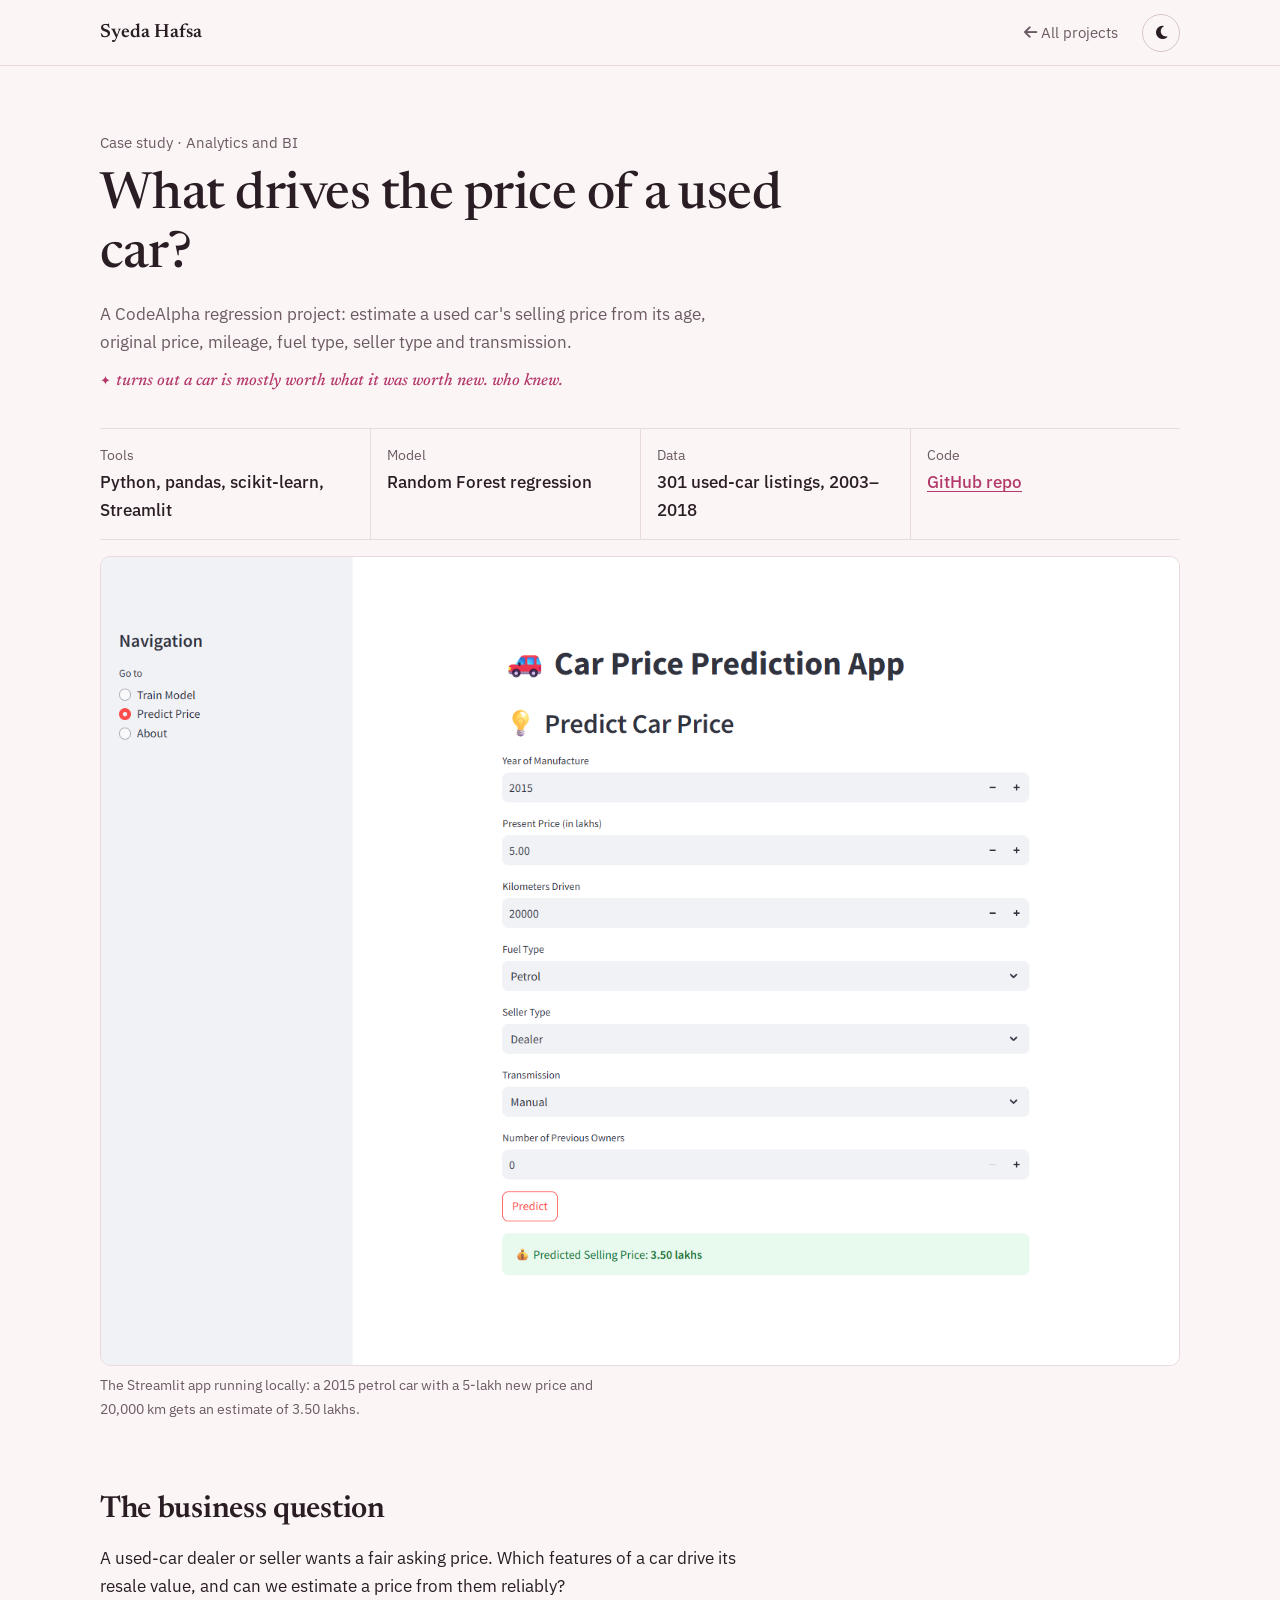
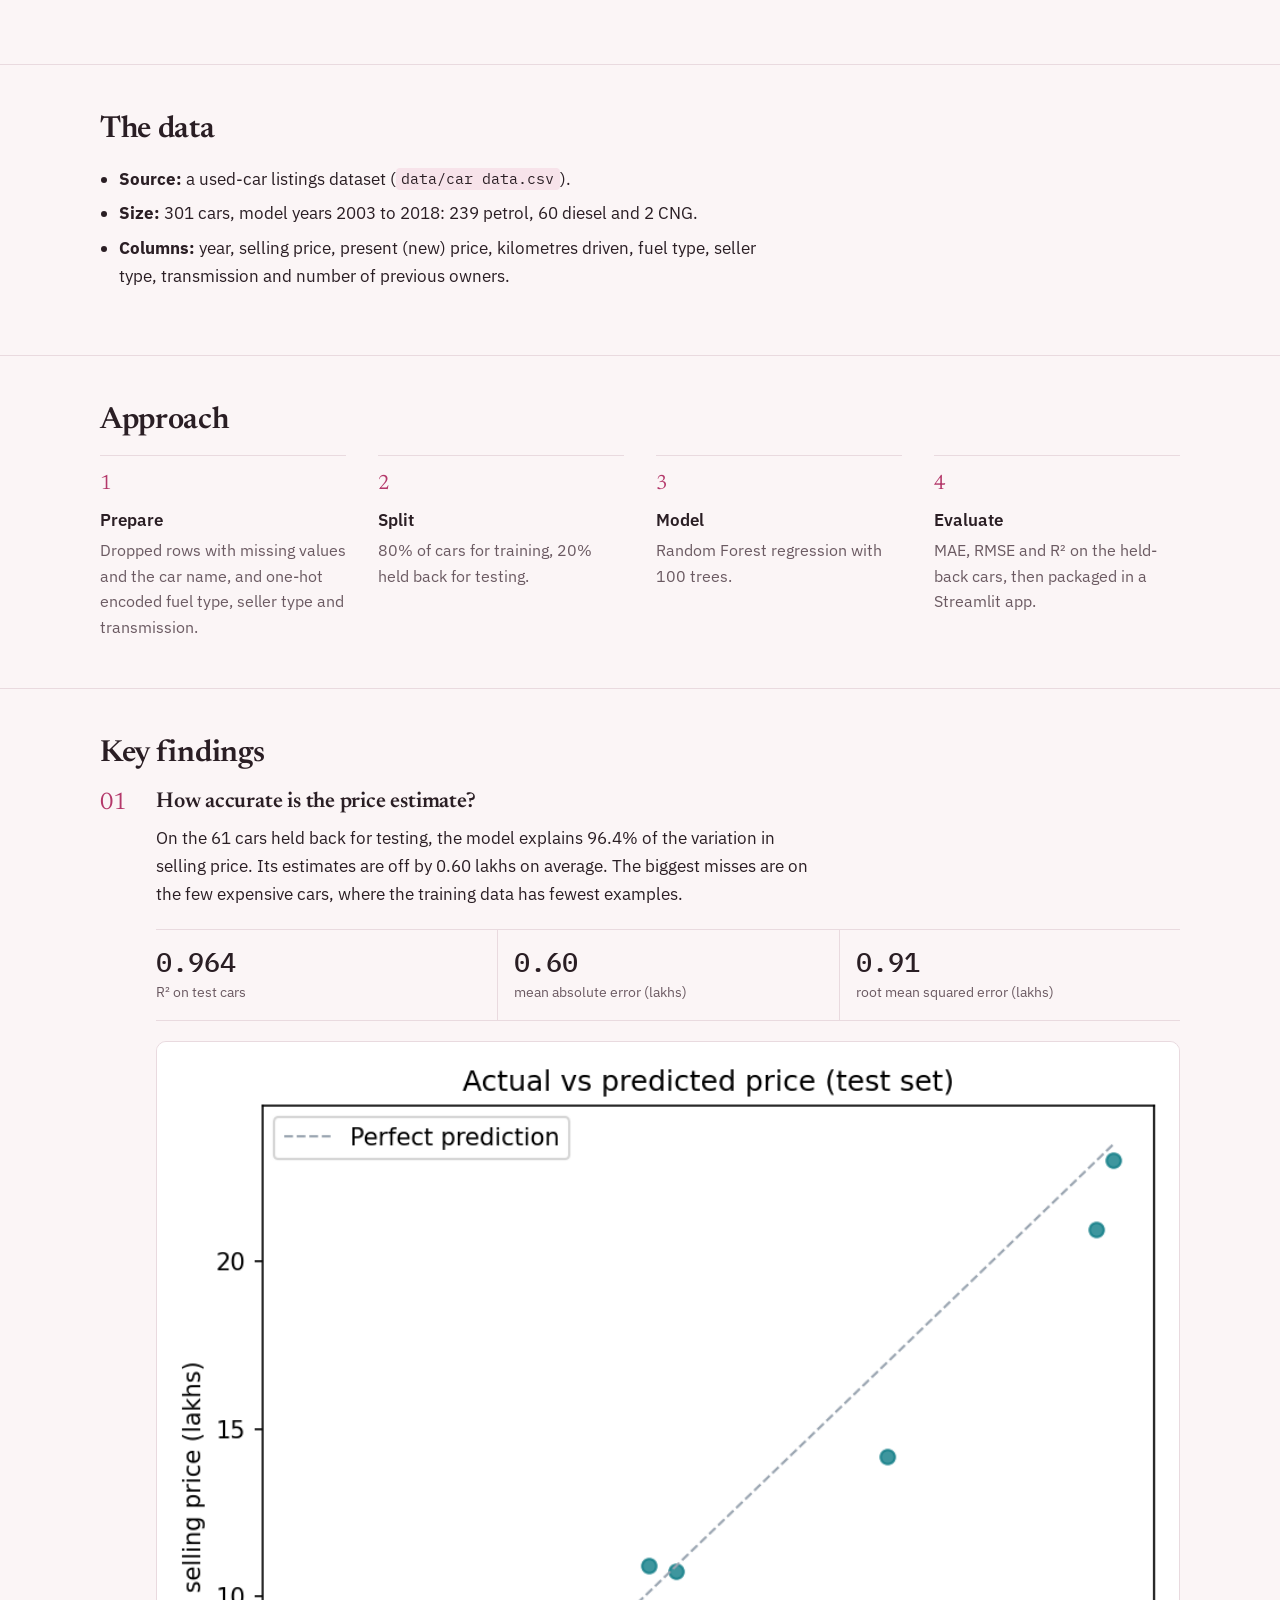
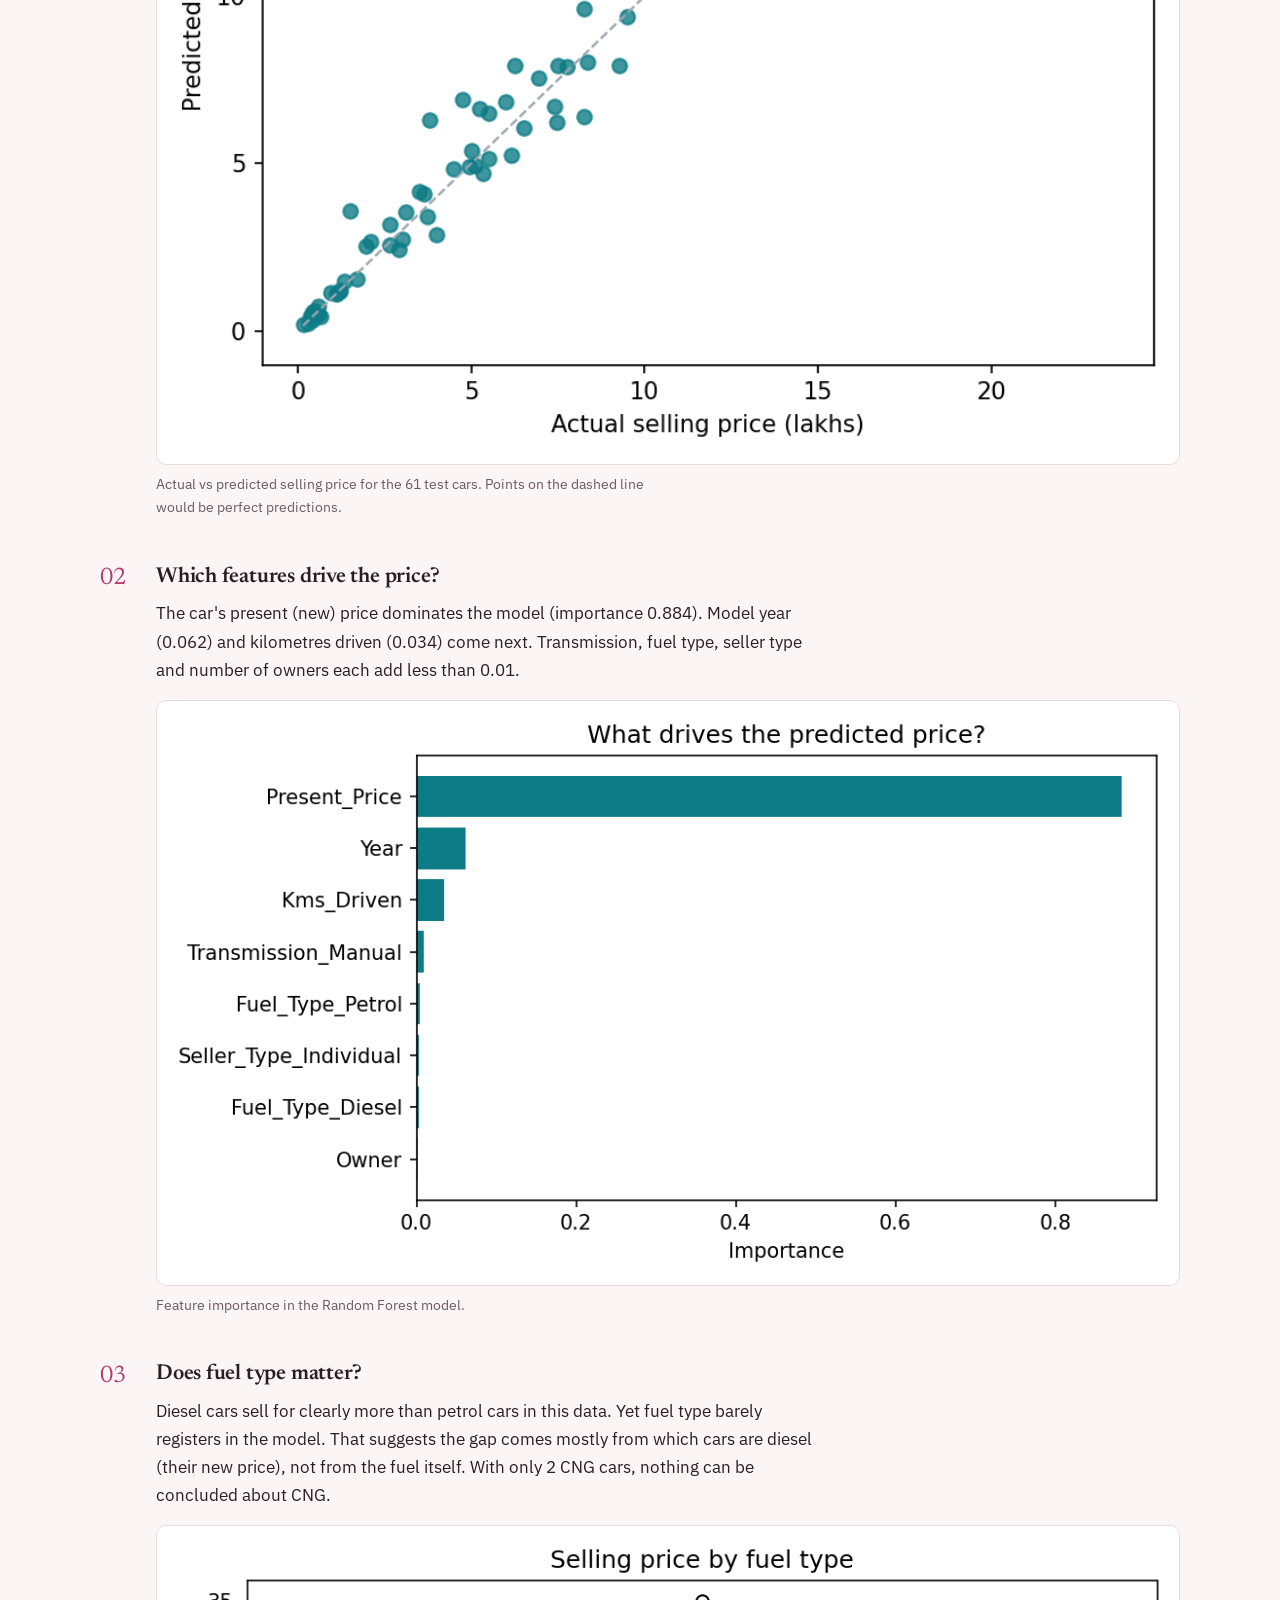
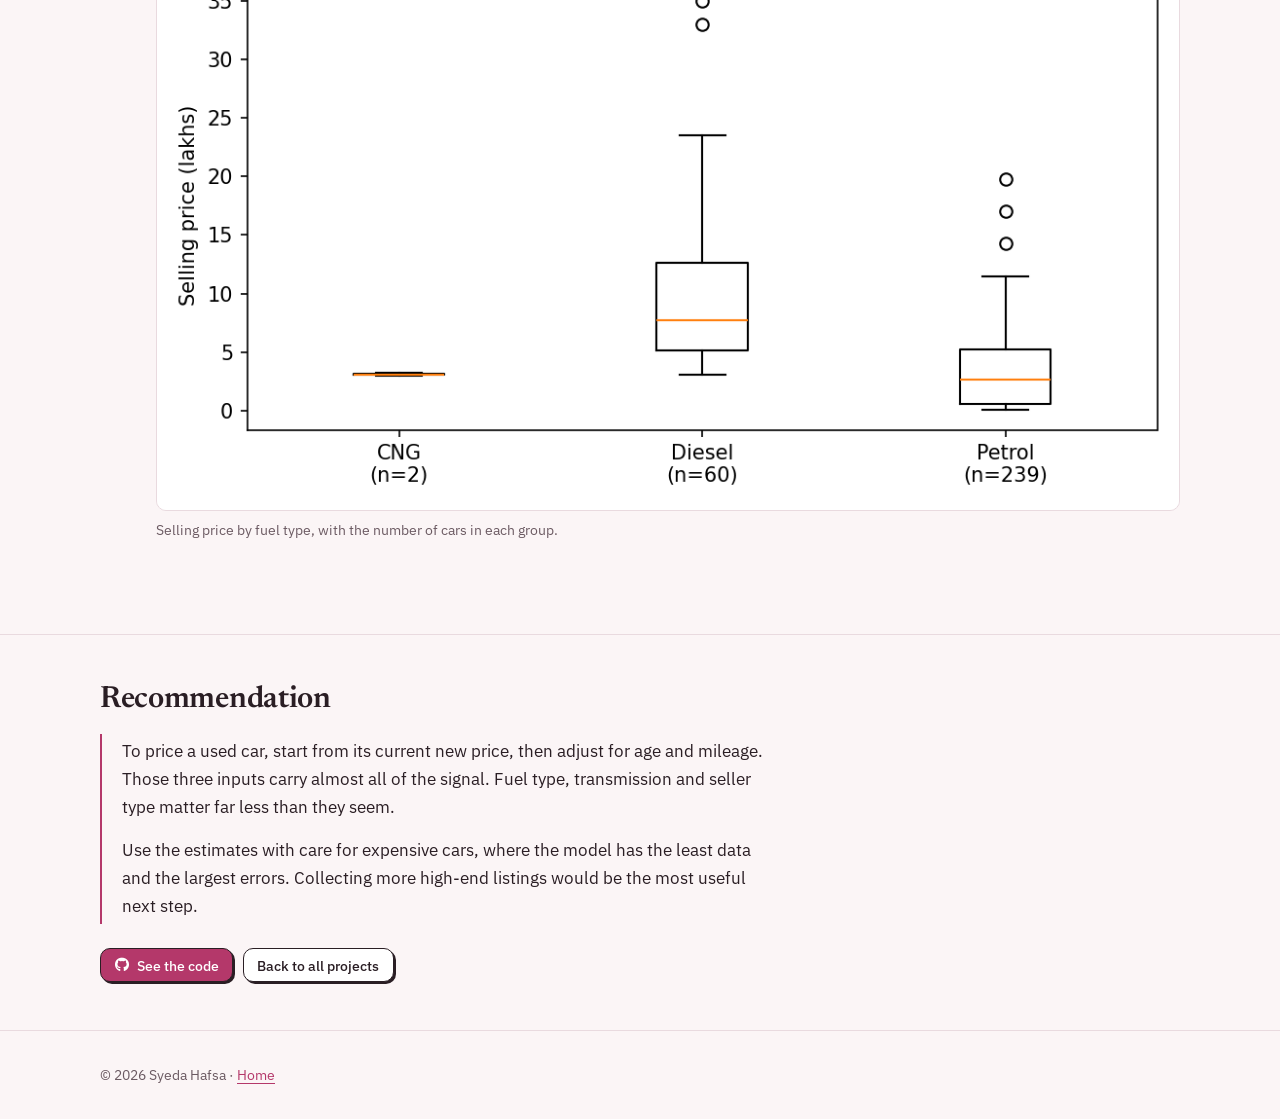
<file: projects/car-price-prediction.html>
<!DOCTYPE html>
<html lang="en">
<head>
    <meta charset="UTF-8">
    <meta name="viewport" content="width=device-width, initial-scale=1.0">
    <title>Car Price Prediction | Syeda Hafsa</title>
    <meta name="description" content="Case study: predicting used-car selling prices from age, mileage, fuel type and more with a Random Forest model.">
    <meta property="og:type" content="article">
    <meta property="og:title" content="Car Price Prediction | Syeda Hafsa">
    <meta property="og:description" content="Random Forest regression on 301 used cars: R² 0.964 on 61 held-out cars. The new price alone carries 0.88 of the model's importance.">
    <meta property="og:url" content="https://syedahafsa135.github.io/projects/car-price-prediction.html">
    <meta property="og:image" content="https://syedahafsa135.github.io/assets/images/car/actual-vs-predicted.png">
    <meta name="twitter:card" content="summary_large_image">
    <meta name="color-scheme" content="light dark">
    <script>
        (function () {
            try {
                var saved = localStorage.getItem('theme');
                if (saved === 'dark' || saved === 'light') document.documentElement.setAttribute('data-theme', saved);
            } catch (e) {}
        })();
    </script>
    <link rel="icon" type="image/svg+xml" href="../favicon.svg">
    <link rel="icon" type="image/png" sizes="32x32" href="../favicon-32x32.png">
    <link rel="preconnect" href="https://fonts.googleapis.com">
    <link rel="preconnect" href="https://fonts.gstatic.com" crossorigin>
    <link href="https://fonts.googleapis.com/css2?family=Newsreader:ital,opsz,wght@0,6..72,500;0,6..72,600;1,6..72,500&family=IBM+Plex+Mono:wght@400;500&family=IBM+Plex+Sans:ital,wght@0,400;0,500;0,600;1,400&display=swap" rel="stylesheet">
    <link rel="stylesheet" href="https://cdnjs.cloudflare.com/ajax/libs/font-awesome/6.4.2/css/all.min.css">
    <link rel="stylesheet" href="../assets/css/style.css?v=7">
</head>
<body>

<a class="skip-link" href="#main">Skip to main content</a>

<header class="topbar">
    <div class="container bar">
        <a class="brand" href="../index.html">Syeda Hafsa</a>
        <a class="back-link" href="../index.html#projects"><i class="fas fa-arrow-left" aria-hidden="true"></i> All projects</a>
        <button class="icon-btn" id="theme-toggle" type="button" aria-label="Switch to dark theme">
            <i class="fas fa-moon" aria-hidden="true"></i>
        </button>
    </div>
</header>

<main id="main" class="cs-body">

<section class="cs-head">
    <div class="container">
        <p class="eyebrow">Case study · Analytics and BI</p>
        <h1>What drives the price of a used car?</h1>
        <p class="lede">A CodeAlpha regression project: estimate a used car's selling price from its age, original price, mileage, fuel type, seller type and transmission.</p>
        <p class="aside">turns out a car is mostly worth what it was worth new. who knew.</p>
        <dl class="cs-meta">
            <div><dt>Tools</dt><dd>Python, pandas, scikit-learn, Streamlit</dd></div>
            <div><dt>Model</dt><dd>Random Forest regression</dd></div>
            <div><dt>Data</dt><dd>301 used-car listings, 2003–2018</dd></div>
            <div><dt>Code</dt><dd><a href="https://github.com/syedahafsa135/CodeAlpha_CarPricePrediction" target="_blank" rel="noopener">GitHub repo</a></dd></div>
        </dl>
        <!-- Screenshot of the Streamlit app running locally (default inputs, then Predict) -->
        <figure class="shot">
            <img src="../assets/images/car/app-screenshot.png" alt="Streamlit app: inputs for year, present price, kilometres, fuel type, seller type, transmission and previous owners, with the result Predicted Selling Price: 3.50 lakhs" width="1440" height="1080">
            <figcaption>The Streamlit app running locally: a 2015 petrol car with a 5-lakh new price and 20,000 km gets an estimate of 3.50 lakhs.</figcaption>
        </figure>
    </div>
</section>

<section class="section">
    <div class="container">
        <h2>The business question</h2>
        <p>A used-car dealer or seller wants a fair asking price. Which features of a car drive its resale value, and can we estimate a price from them reliably?</p>
    </div>
</section>

<section class="section">
    <div class="container">
        <h2>The data</h2>
        <ul class="plain">
            <li><strong>Source:</strong> a used-car listings dataset (<code>data/car data.csv</code>).</li>
            <li><strong>Size:</strong> 301 cars, model years 2003 to 2018: 239 petrol, 60 diesel and 2 CNG.</li>
            <li><strong>Columns:</strong> year, selling price, present (new) price, kilometres driven, fuel type, seller type, transmission and number of previous owners.</li>
        </ul>
    </div>
</section>

<section class="section">
    <div class="container">
        <h2>Approach</h2>
        <ol class="steps">
            <li><strong>Prepare</strong><span>Dropped rows with missing values and the car name, and one-hot encoded fuel type, seller type and transmission.</span></li>
            <li><strong>Split</strong><span>80% of cars for training, 20% held back for testing.</span></li>
            <li><strong>Model</strong><span>Random Forest regression with 100 trees.</span></li>
            <li><strong>Evaluate</strong><span>MAE, RMSE and R² on the held-back cars, then packaged in a Streamlit app.</span></li>
        </ol>
    </div>
</section>

<section class="section">
    <div class="container">
        <h2>Key findings</h2>
        <article class="finding">
            <span class="finding-num" aria-hidden="true">01</span>
            <div>
                <h3>How accurate is the price estimate?</h3>
                <p>On the 61 cars held back for testing, the model explains 96.4% of the variation in selling price. Its estimates are off by 0.60 lakhs on average. The biggest misses are on the few expensive cars, where the training data has fewest examples.</p>
                <div class="stats">
                    <div class="stat"><span class="stat-value">0.964</span><span class="stat-label">R² on test cars</span></div>
                    <div class="stat"><span class="stat-value">0.60</span><span class="stat-label">mean absolute error (lakhs)</span></div>
                    <div class="stat"><span class="stat-value">0.91</span><span class="stat-label">root mean squared error (lakhs)</span></div>
                </div>
                <figure class="shot">
                    <img src="../assets/images/car/actual-vs-predicted.png" alt="Scatter plot of actual against predicted selling price for the 61 test cars; most points sit close to the perfect-prediction line, with larger misses on the most expensive cars" width="900" height="900" loading="lazy">
                    <figcaption>Actual vs predicted selling price for the 61 test cars. Points on the dashed line would be perfect predictions.</figcaption>
                </figure>
            </div>
        </article>

        <article class="finding">
            <span class="finding-num" aria-hidden="true">02</span>
            <div>
                <h3>Which features drive the price?</h3>
                <p>The car's present (new) price dominates the model (importance 0.884). Model year (0.062) and kilometres driven (0.034) come next. Transmission, fuel type, seller type and number of owners each add less than 0.01.</p>
                <figure class="shot">
                    <img src="../assets/images/car/feature-importance.png" alt="Bar chart of feature importance: present price 0.884, year 0.062, kilometres driven 0.034, all other features below 0.01" width="1050" height="600" loading="lazy">
                    <figcaption>Feature importance in the Random Forest model.</figcaption>
                </figure>
            </div>
        </article>

        <article class="finding">
            <span class="finding-num" aria-hidden="true">03</span>
            <div>
                <h3>Does fuel type matter?</h3>
                <p>Diesel cars sell for clearly more than petrol cars in this data. Yet fuel type barely registers in the model. That suggests the gap comes mostly from which cars are diesel (their new price), not from the fuel itself. With only 2 CNG cars, nothing can be concluded about CNG.</p>
                <figure class="shot">
                    <img src="../assets/images/car/price-by-fuel-type.png" alt="Box plot of selling price by fuel type: diesel (60 cars) has a higher median and wider spread than petrol (239 cars); CNG has only 2 cars" width="1050" height="600" loading="lazy">
                    <figcaption>Selling price by fuel type, with the number of cars in each group.</figcaption>
                </figure>
            </div>
        </article>
    </div>
</section>

<section class="section">
    <div class="container">
        <h2>Recommendation</h2>
        <div class="callout">
            <p>To price a used car, start from its current new price, then adjust for age and mileage. Those three inputs carry almost all of the signal. Fuel type, transmission and seller type matter far less than they seem.</p>
            <p>Use the estimates with care for expensive cars, where the model has the least data and the largest errors. Collecting more high-end listings would be the most useful next step.</p>
        </div>
        <div class="project-buttons">
            <a class="btn primary small" href="https://github.com/syedahafsa135/CodeAlpha_CarPricePrediction" target="_blank" rel="noopener"><i class="fab fa-github" aria-hidden="true"></i> See the code</a>
            <a class="btn small" href="../index.html#projects">Back to all projects</a>
        </div>
    </div>
</section>

</main>

<footer>
    <div class="container">
        <p>&copy; <span id="year">2026</span> Syeda Hafsa · <a href="../index.html">Home</a></p>
    </div>
</footer>

<script src="../assets/js/main.js?v=7"></script>
</body>
</html>
</file>
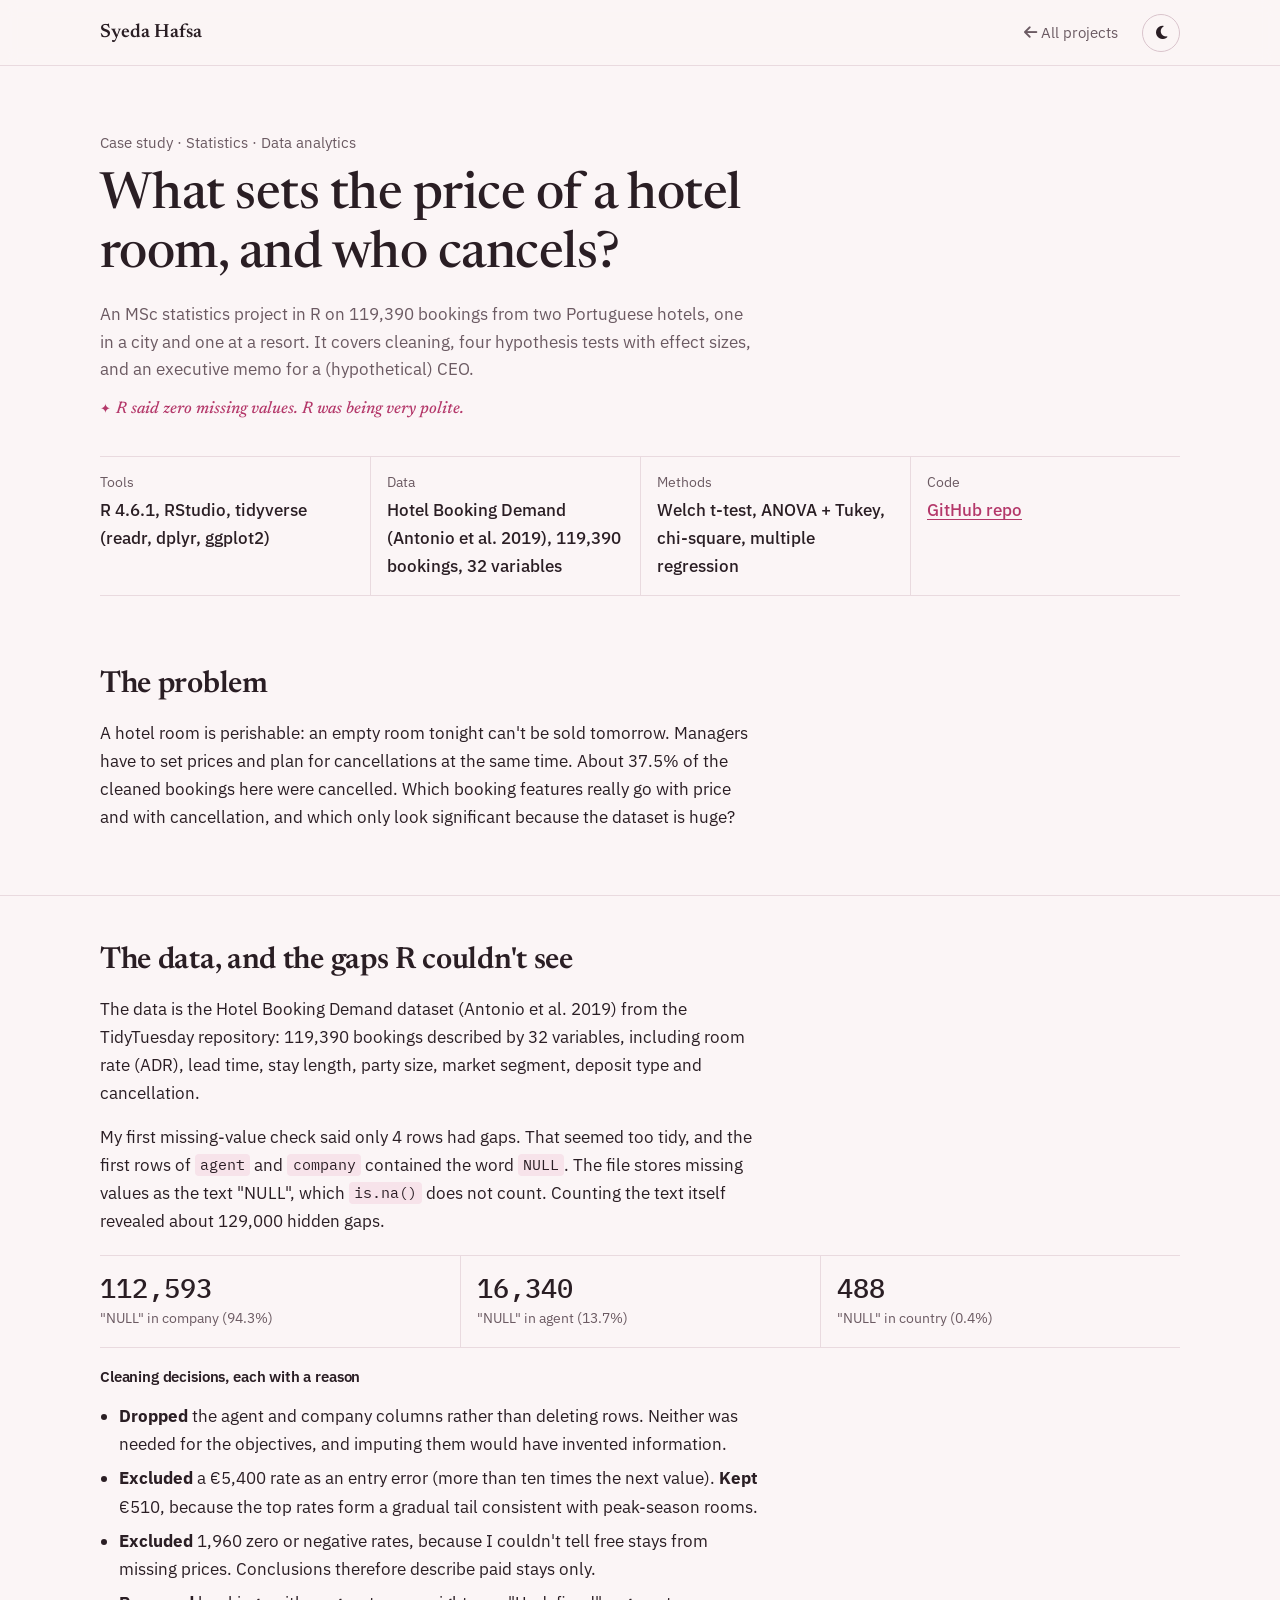
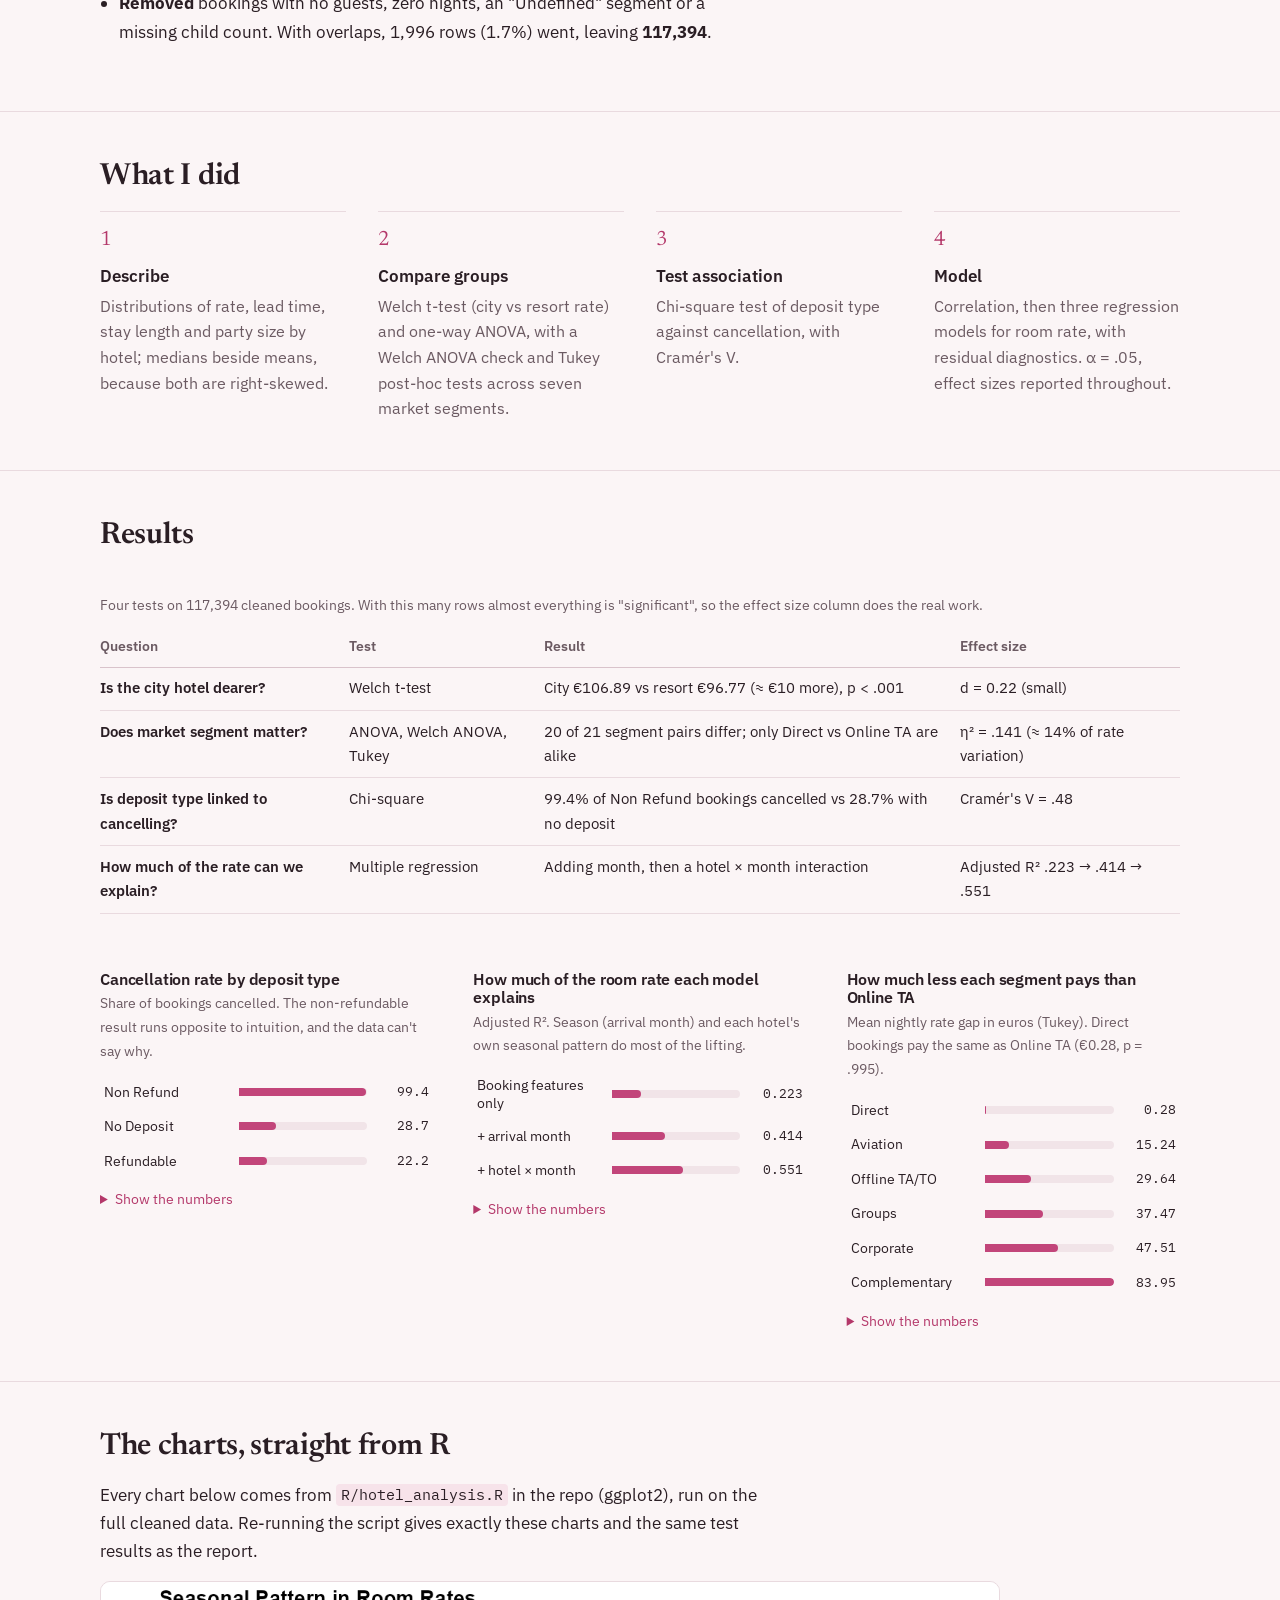
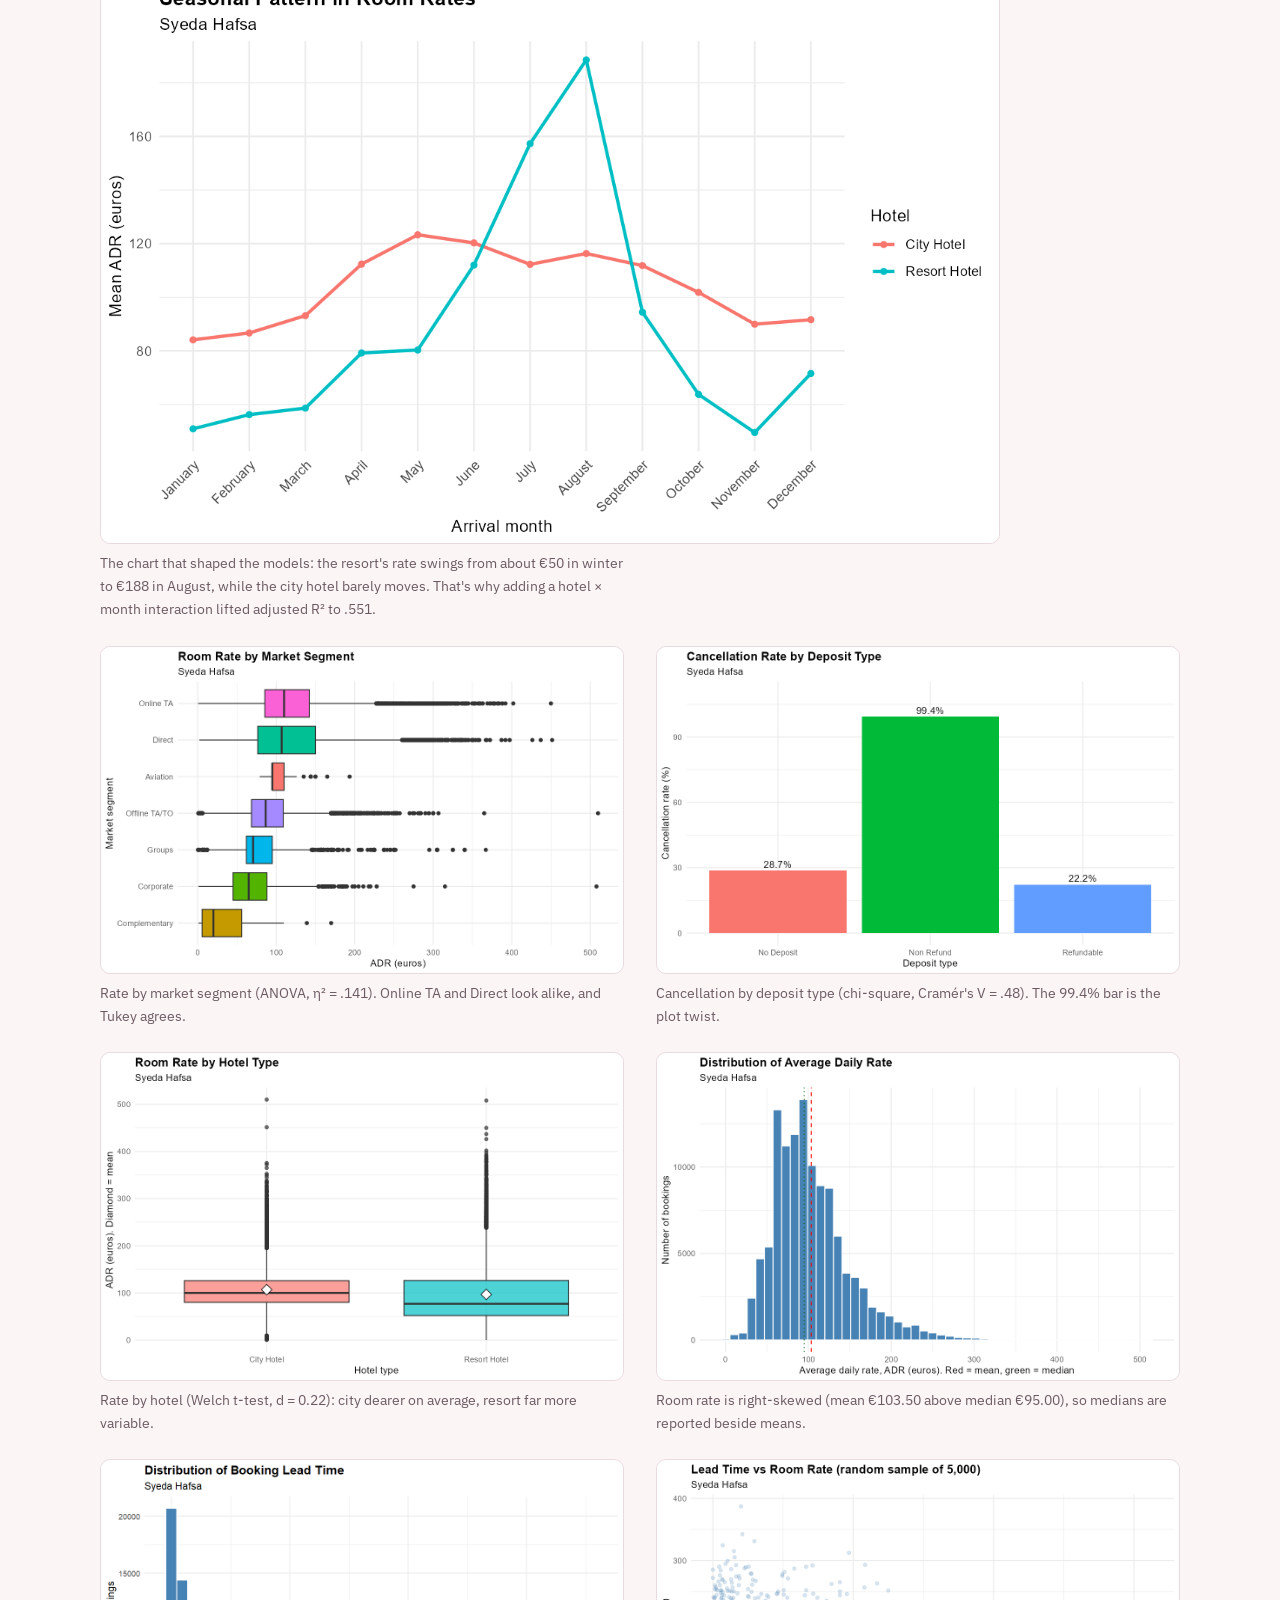
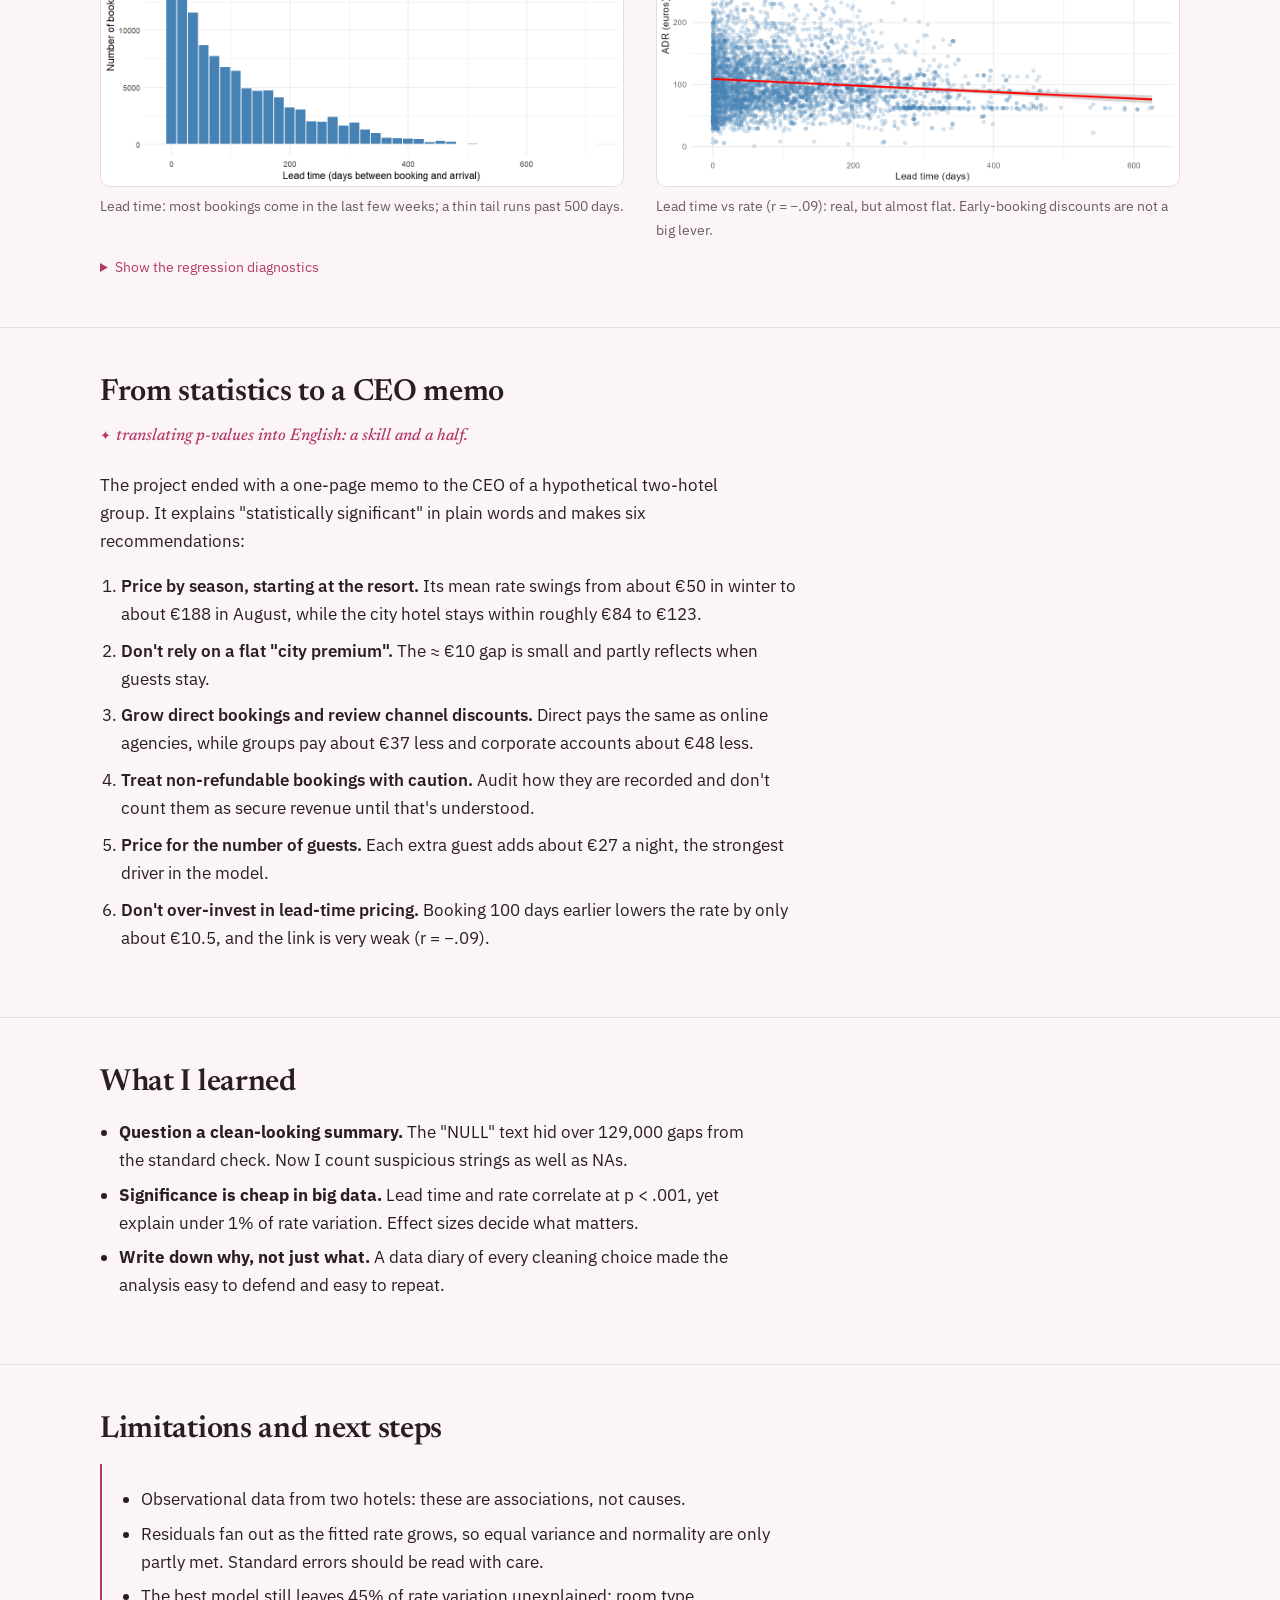
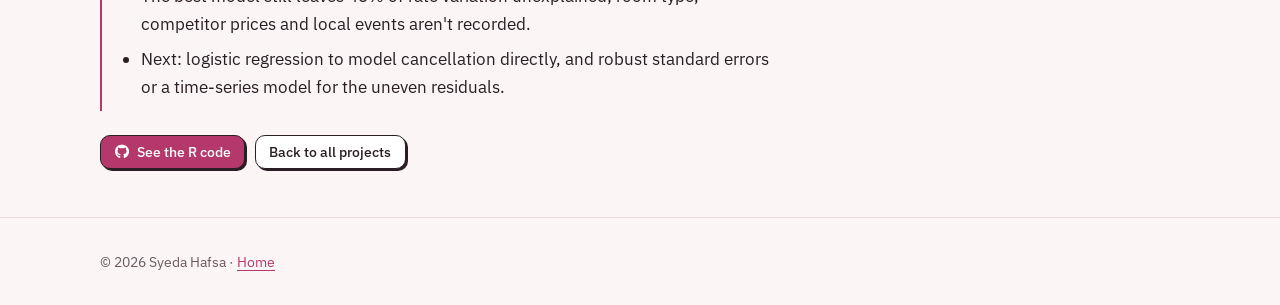
<file: projects/hotel-bookings.html>
<!DOCTYPE html>
<html lang="en">
<head>
    <meta charset="UTF-8">
    <meta name="viewport" content="width=device-width, initial-scale=1.0">
    <title>Hotel Booking Statistics in R | Syeda Hafsa</title>
    <meta name="description" content="Case study: statistical analysis of 119,390 hotel bookings in R. Hidden 'NULL' values, Welch t-test, ANOVA with Tukey, chi-square and regression with effect sizes, ending in an executive memo.">
    <meta property="og:type" content="article">
    <meta property="og:title" content="Hotel Booking Statistics in R | Syeda Hafsa">
    <meta property="og:description" content="119,390 bookings, ~129,000 hidden missing values, and a regression that went from explaining 22% of room-rate variation to 55%.">
    <meta property="og:url" content="https://syedahafsa135.github.io/projects/hotel-bookings.html">
    <meta property="og:image" content="https://syedahafsa135.github.io/assets/images/og-card.png">
    <meta name="twitter:card" content="summary_large_image">
    <meta name="color-scheme" content="light dark">
    <script>
        (function () {
            try {
                var saved = localStorage.getItem('theme');
                if (saved === 'dark' || saved === 'light') document.documentElement.setAttribute('data-theme', saved);
            } catch (e) {}
        })();
    </script>
    <link rel="icon" type="image/svg+xml" href="../favicon.svg">
    <link rel="icon" type="image/png" sizes="32x32" href="../favicon-32x32.png">
    <link rel="preconnect" href="https://fonts.googleapis.com">
    <link rel="preconnect" href="https://fonts.gstatic.com" crossorigin>
    <link href="https://fonts.googleapis.com/css2?family=Newsreader:ital,opsz,wght@0,6..72,500;0,6..72,600;1,6..72,500&family=IBM+Plex+Mono:wght@400;500&family=IBM+Plex+Sans:ital,wght@0,400;0,500;0,600;1,400&display=swap" rel="stylesheet">
    <link rel="stylesheet" href="https://cdnjs.cloudflare.com/ajax/libs/font-awesome/6.4.2/css/all.min.css">
    <link rel="stylesheet" href="../assets/css/style.css?v=7">
</head>
<body>

<a class="skip-link" href="#main">Skip to main content</a>

<header class="topbar">
    <div class="container bar">
        <a class="brand" href="../index.html">Syeda Hafsa</a>
        <a class="back-link" href="../index.html#projects"><i class="fas fa-arrow-left" aria-hidden="true"></i> All projects</a>
        <button class="icon-btn" id="theme-toggle" type="button" aria-label="Switch to dark theme">
            <i class="fas fa-moon" aria-hidden="true"></i>
        </button>
    </div>
</header>

<main id="main" class="cs-body">

<section class="cs-head">
    <div class="container">
        <p class="eyebrow">Case study · Statistics · Data analytics</p>
        <h1>What sets the price of a hotel room, and who cancels?</h1>
        <p class="lede">An MSc statistics project in R on 119,390 bookings from two Portuguese hotels, one in a city and one at a resort. It covers cleaning, four hypothesis tests with effect sizes, and an executive memo for a (hypothetical) CEO.</p>
        <p class="aside">R said zero missing values. R was being very polite.</p>
        <dl class="cs-meta">
            <div><dt>Tools</dt><dd>R 4.6.1, RStudio, tidyverse (readr, dplyr, ggplot2)</dd></div>
            <div><dt>Data</dt><dd>Hotel Booking Demand (Antonio et al. 2019), 119,390 bookings, 32 variables</dd></div>
            <div><dt>Methods</dt><dd>Welch t-test, ANOVA + Tukey, chi-square, multiple regression</dd></div>
            <div><dt>Code</dt><dd><a href="https://github.com/syedahafsa135/hotel-booking-statistical-analysis-r" target="_blank" rel="noopener">GitHub repo</a></dd></div>
        </dl>
    </div>
</section>

<section class="section">
    <div class="container">
        <h2>The problem</h2>
        <p>A hotel room is perishable: an empty room tonight can't be sold tomorrow. Managers have to set prices and plan for cancellations at the same time. About 37.5% of the cleaned bookings here were cancelled. Which booking features really go with price and with cancellation, and which only look significant because the dataset is huge?</p>
    </div>
</section>

<section class="section">
    <div class="container">
        <h2>The data, and the gaps R couldn't see</h2>
        <p>The data is the Hotel Booking Demand dataset (Antonio et al. 2019) from the TidyTuesday repository: 119,390 bookings described by 32 variables, including room rate (ADR), lead time, stay length, party size, market segment, deposit type and cancellation.</p>
        <p>My first missing-value check said only 4 rows had gaps. That seemed too tidy, and the first rows of <code>agent</code> and <code>company</code> contained the word <code>NULL</code>. The file stores missing values as the text "NULL", which <code>is.na()</code> does not count. Counting the text itself revealed about 129,000 hidden gaps.</p>
        <div class="stats">
            <div class="stat"><span class="stat-value">112,593</span><span class="stat-label">"NULL" in company (94.3%)</span></div>
            <div class="stat"><span class="stat-value">16,340</span><span class="stat-label">"NULL" in agent (13.7%)</span></div>
            <div class="stat"><span class="stat-value">488</span><span class="stat-label">"NULL" in country (0.4%)</span></div>
        </div>
        <h3 class="sub-head">Cleaning decisions, each with a reason</h3>
        <ul class="plain">
            <li><strong>Dropped</strong> the agent and company columns rather than deleting rows. Neither was needed for the objectives, and imputing them would have invented information.</li>
            <li><strong>Excluded</strong> a €5,400 rate as an entry error (more than ten times the next value). <strong>Kept</strong> €510, because the top rates form a gradual tail consistent with peak-season rooms.</li>
            <li><strong>Excluded</strong> 1,960 zero or negative rates, because I couldn't tell free stays from missing prices. Conclusions therefore describe paid stays only.</li>
            <li><strong>Removed</strong> bookings with no guests, zero nights, an "Undefined" segment or a missing child count. With overlaps, 1,996 rows (1.7%) went, leaving <strong>117,394</strong>.</li>
        </ul>
    </div>
</section>

<section class="section">
    <div class="container">
        <h2>What I did</h2>
        <ol class="steps">
            <li><strong>Describe</strong><span>Distributions of rate, lead time, stay length and party size by hotel; medians beside means, because both are right-skewed.</span></li>
            <li><strong>Compare groups</strong><span>Welch t-test (city vs resort rate) and one-way ANOVA, with a Welch ANOVA check and Tukey post-hoc tests across seven market segments.</span></li>
            <li><strong>Test association</strong><span>Chi-square test of deposit type against cancellation, with Cramér's V.</span></li>
            <li><strong>Model</strong><span>Correlation, then three regression models for room rate, with residual diagnostics. α = .05, effect sizes reported throughout.</span></li>
        </ol>
    </div>
</section>

<section class="section">
    <div class="container">
        <h2>Results</h2>
        <div class="table-wrap">
            <table class="cs-table prose">
                <caption>Four tests on 117,394 cleaned bookings. With this many rows almost everything is "significant", so the effect size column does the real work.</caption>
                <thead>
                    <tr><th scope="col">Question</th><th scope="col">Test</th><th scope="col">Result</th><th scope="col">Effect size</th></tr>
                </thead>
                <tbody>
                    <tr><th scope="row">Is the city hotel dearer?</th><td>Welch t-test</td><td>City €106.89 vs resort €96.77 (≈ €10 more), p &lt; .001</td><td>d = 0.22 (small)</td></tr>
                    <tr><th scope="row">Does market segment matter?</th><td>ANOVA, Welch ANOVA, Tukey</td><td>20 of 21 segment pairs differ; only Direct vs Online TA are alike</td><td>η² = .141 (≈ 14% of rate variation)</td></tr>
                    <tr><th scope="row">Is deposit type linked to cancelling?</th><td>Chi-square</td><td>99.4% of Non Refund bookings cancelled vs 28.7% with no deposit</td><td>Cramér's V = .48</td></tr>
                    <tr><th scope="row">How much of the rate can we explain?</th><td>Multiple regression</td><td>Adding month, then a hotel × month interaction</td><td>Adjusted R² .223 → .414 → .551</td></tr>
                </tbody>
            </table>
        </div>

        <div class="charts cs-charts">
            <div class="chart-card">
                <h3 class="chart-title">Cancellation rate by deposit type</h3>
                <p class="chart-note">Share of bookings cancelled. The non-refundable result runs opposite to intuition, and the data can't say why.</p>
                <div class="chart" data-chart="hotel-cancel"></div>
            </div>
            <div class="chart-card">
                <h3 class="chart-title">How much of the room rate each model explains</h3>
                <p class="chart-note">Adjusted R². Season (arrival month) and each hotel's own seasonal pattern do most of the lifting.</p>
                <div class="chart" data-chart="hotel-r2"></div>
            </div>
            <div class="chart-card">
                <h3 class="chart-title">How much less each segment pays than Online TA</h3>
                <p class="chart-note">Mean nightly rate gap in euros (Tukey). Direct bookings pay the same as Online TA (€0.28, p = .995).</p>
                <div class="chart" data-chart="hotel-segment"></div>
            </div>
        </div>
    </div>
</section>

<section class="section">
    <div class="container">
        <h2>The charts, straight from R</h2>
        <p>Every chart below comes from <code>R/hotel_analysis.R</code> in the repo (ggplot2), run on the full cleaned data. Re-running the script gives exactly these charts and the same test results as the report.</p>
        <figure class="shot wide-shot">
            <img src="../assets/images/hotel/05_seasonality.png" alt="Line chart of mean room rate by arrival month. The resort hotel climbs from about €50 in winter to about €188 in August then drops sharply; the city hotel stays between about €84 and €123 all year." width="1200" height="750" loading="lazy">
            <figcaption>The chart that shaped the models: the resort's rate swings from about €50 in winter to €188 in August, while the city hotel barely moves. That's why adding a hotel × month interaction lifted adjusted R² to .551.</figcaption>
        </figure>
        <div class="gallery">
            <figure class="shot">
                <img src="../assets/images/hotel/06_adr_by_segment.png" alt="Boxplots of room rate by market segment. Online TA and Direct sit highest with similar medians; Complementary sits lowest." width="1200" height="750" loading="lazy">
                <figcaption>Rate by market segment (ANOVA, η² = .141). Online TA and Direct look alike, and Tukey agrees.</figcaption>
            </figure>
            <figure class="shot">
                <img src="../assets/images/hotel/04_cancellation_by_deposit.png" alt="Bar chart of cancellation rate: No Deposit 28.7%, Non Refund 99.4%, Refundable 22.2%." width="1200" height="750" loading="lazy">
                <figcaption>Cancellation by deposit type (chi-square, Cramér's V = .48). The 99.4% bar is the plot twist.</figcaption>
            </figure>
            <figure class="shot">
                <img src="../assets/images/hotel/03_adr_by_hotel.png" alt="Boxplots of room rate for the city and resort hotels. The city hotel has a higher median and a tighter box; the resort is more spread out with many high outliers." width="1200" height="750" loading="lazy">
                <figcaption>Rate by hotel (Welch t-test, d = 0.22): city dearer on average, resort far more variable.</figcaption>
            </figure>
            <figure class="shot">
                <img src="../assets/images/hotel/02_adr.png" alt="Histogram of average daily rate, single-peaked and right-skewed, concentrated between about €60 and €130, with mean and median lines." width="1200" height="750" loading="lazy">
                <figcaption>Room rate is right-skewed (mean €103.50 above median €95.00), so medians are reported beside means.</figcaption>
            </figure>
            <figure class="shot">
                <img src="../assets/images/hotel/01_lead_time.png" alt="Histogram of booking lead time, strongly right-skewed, with most bookings made in the last few weeks and a thin tail beyond 500 days." width="1200" height="750" loading="lazy">
                <figcaption>Lead time: most bookings come in the last few weeks; a thin tail runs past 500 days.</figcaption>
            </figure>
            <figure class="shot">
                <img src="../assets/images/hotel/07_lead_time_vs_adr.png" alt="Scatter plot of lead time against room rate for a random sample of 5,000 bookings, with an almost flat red regression line." width="1200" height="750" loading="lazy">
                <figcaption>Lead time vs rate (r = −.09): real, but almost flat. Early-booking discounts are not a big lever.</figcaption>
            </figure>
        </div>
        <details class="data-table">
            <summary>Show the regression diagnostics</summary>
            <div class="gallery">
                <figure class="shot">
                    <img src="../assets/images/hotel/08_residuals_vs_fitted.png" alt="Residuals against fitted values for Model 2, showing a fan shape where spread grows with the fitted rate." width="1200" height="750" loading="lazy">
                    <figcaption>Residuals fan out as the fitted rate grows, so equal variance isn't fully met.</figcaption>
                </figure>
                <figure class="shot">
                    <img src="../assets/images/hotel/09_qq_residuals.png" alt="Normal Q-Q plot of Model 2 residuals, curving away from the line in the upper tail." width="1200" height="750" loading="lazy">
                    <figcaption>A heavy upper tail in the Q-Q plot. I leaned on effect sizes rather than p-values for this reason.</figcaption>
                </figure>
            </div>
        </details>
    </div>
</section>

<section class="section">
    <div class="container">
        <h2>From statistics to a CEO memo</h2>
        <p class="aside">translating p-values into English: a skill and a half.</p>
        <p>The project ended with a one-page memo to the CEO of a hypothetical two-hotel group. It explains "statistically significant" in plain words and makes six recommendations:</p>
        <ol class="memo-list">
            <li><strong>Price by season, starting at the resort.</strong> Its mean rate swings from about €50 in winter to about €188 in August, while the city hotel stays within roughly €84 to €123.</li>
            <li><strong>Don't rely on a flat "city premium".</strong> The ≈ €10 gap is small and partly reflects when guests stay.</li>
            <li><strong>Grow direct bookings and review channel discounts.</strong> Direct pays the same as online agencies, while groups pay about €37 less and corporate accounts about €48 less.</li>
            <li><strong>Treat non-refundable bookings with caution.</strong> Audit how they are recorded and don't count them as secure revenue until that's understood.</li>
            <li><strong>Price for the number of guests.</strong> Each extra guest adds about €27 a night, the strongest driver in the model.</li>
            <li><strong>Don't over-invest in lead-time pricing.</strong> Booking 100 days earlier lowers the rate by only about €10.5, and the link is very weak (r = −.09).</li>
        </ol>
    </div>
</section>

<section class="section">
    <div class="container">
        <h2>What I learned</h2>
        <ul class="plain">
            <li><strong>Question a clean-looking summary.</strong> The "NULL" text hid over 129,000 gaps from the standard check. Now I count suspicious strings as well as NAs.</li>
            <li><strong>Significance is cheap in big data.</strong> Lead time and rate correlate at p &lt; .001, yet explain under 1% of rate variation. Effect sizes decide what matters.</li>
            <li><strong>Write down why, not just what.</strong> A data diary of every cleaning choice made the analysis easy to defend and easy to repeat.</li>
        </ul>
    </div>
</section>

<section class="section">
    <div class="container">
        <h2>Limitations and next steps</h2>
        <div class="callout">
            <ul class="plain">
                <li>Observational data from two hotels: these are associations, not causes.</li>
                <li>Residuals fan out as the fitted rate grows, so equal variance and normality are only partly met. Standard errors should be read with care.</li>
                <li>The best model still leaves 45% of rate variation unexplained; room type, competitor prices and local events aren't recorded.</li>
                <li>Next: logistic regression to model cancellation directly, and robust standard errors or a time-series model for the uneven residuals.</li>
            </ul>
        </div>
        <div class="project-buttons">
            <a class="btn primary small" href="https://github.com/syedahafsa135/hotel-booking-statistical-analysis-r" target="_blank" rel="noopener"><i class="fab fa-github" aria-hidden="true"></i> See the R code</a>
            <a class="btn small" href="../index.html#projects">Back to all projects</a>
        </div>
    </div>
</section>

</main>

<footer>
    <div class="container">
        <p>&copy; <span id="year">2026</span> Syeda Hafsa · <a href="../index.html">Home</a></p>
    </div>
</footer>

<script src="../assets/js/main.js?v=7"></script>
</body>
</html>
</file>
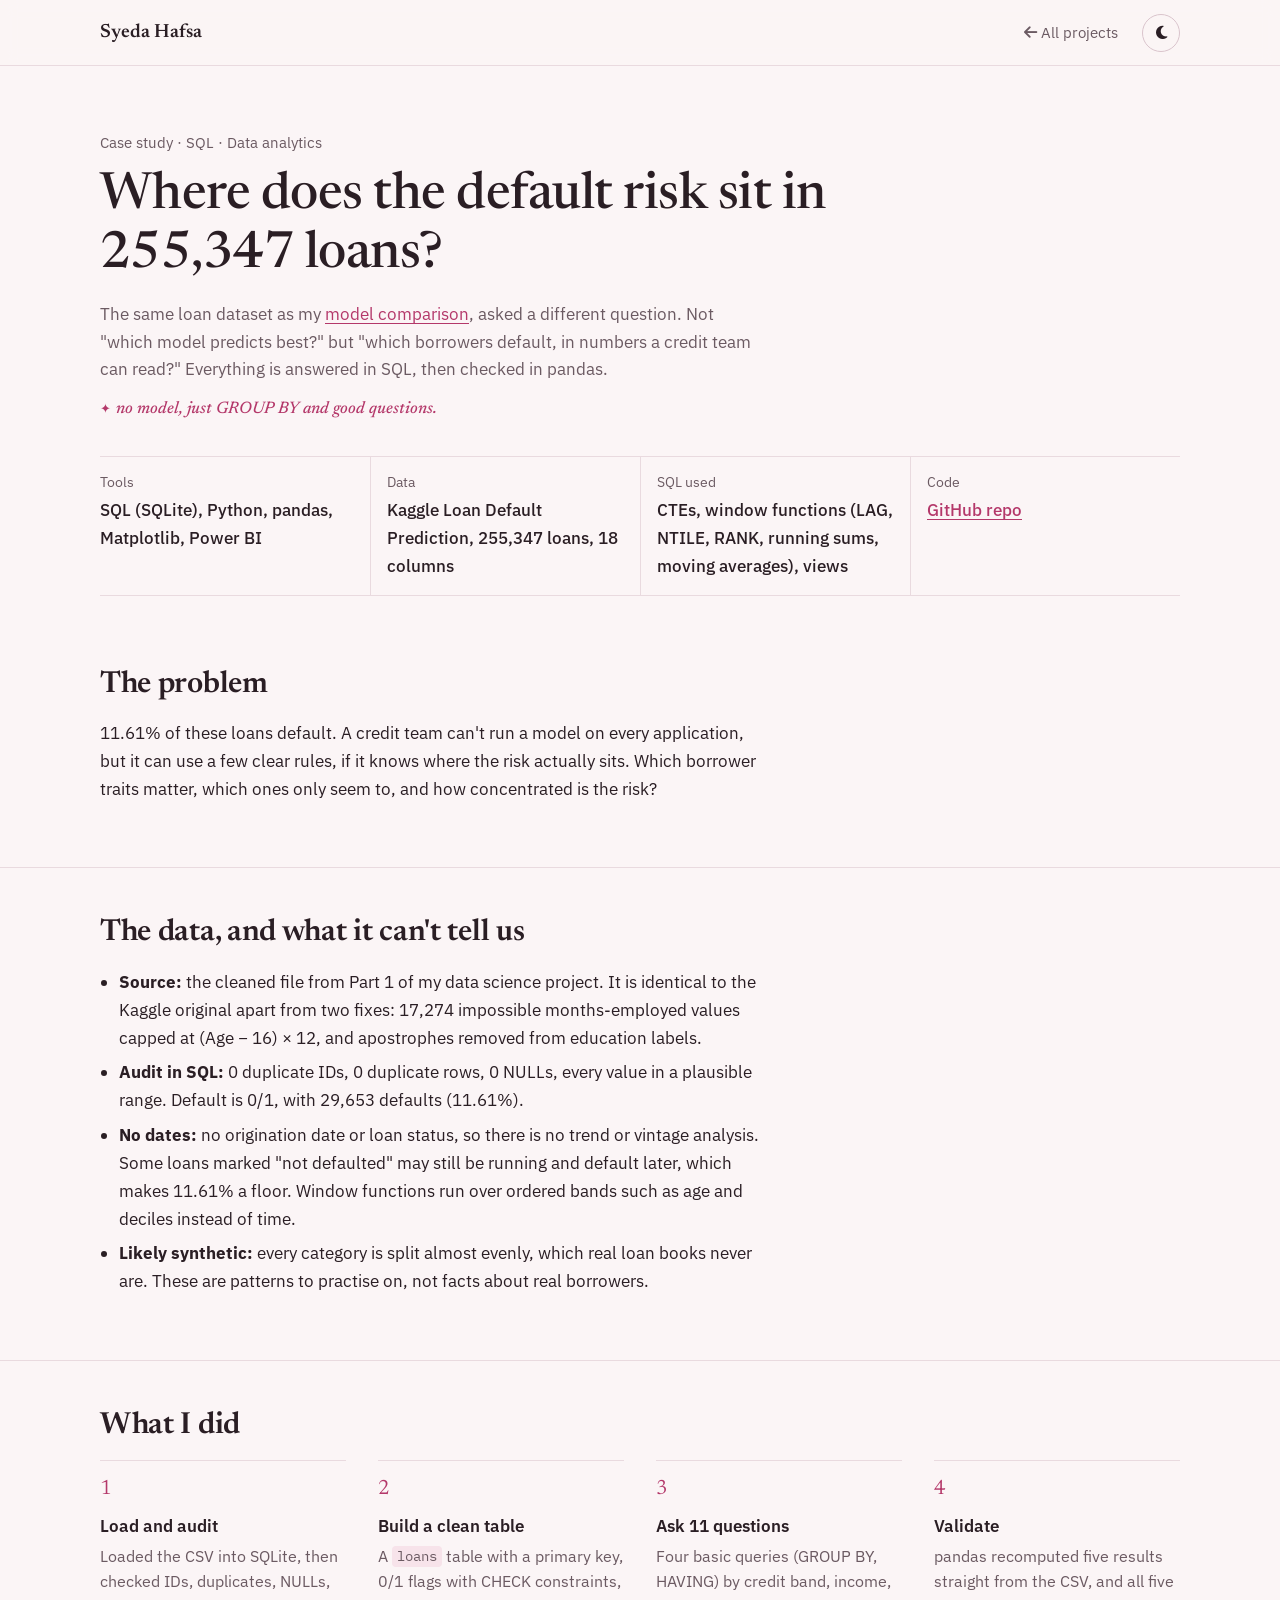
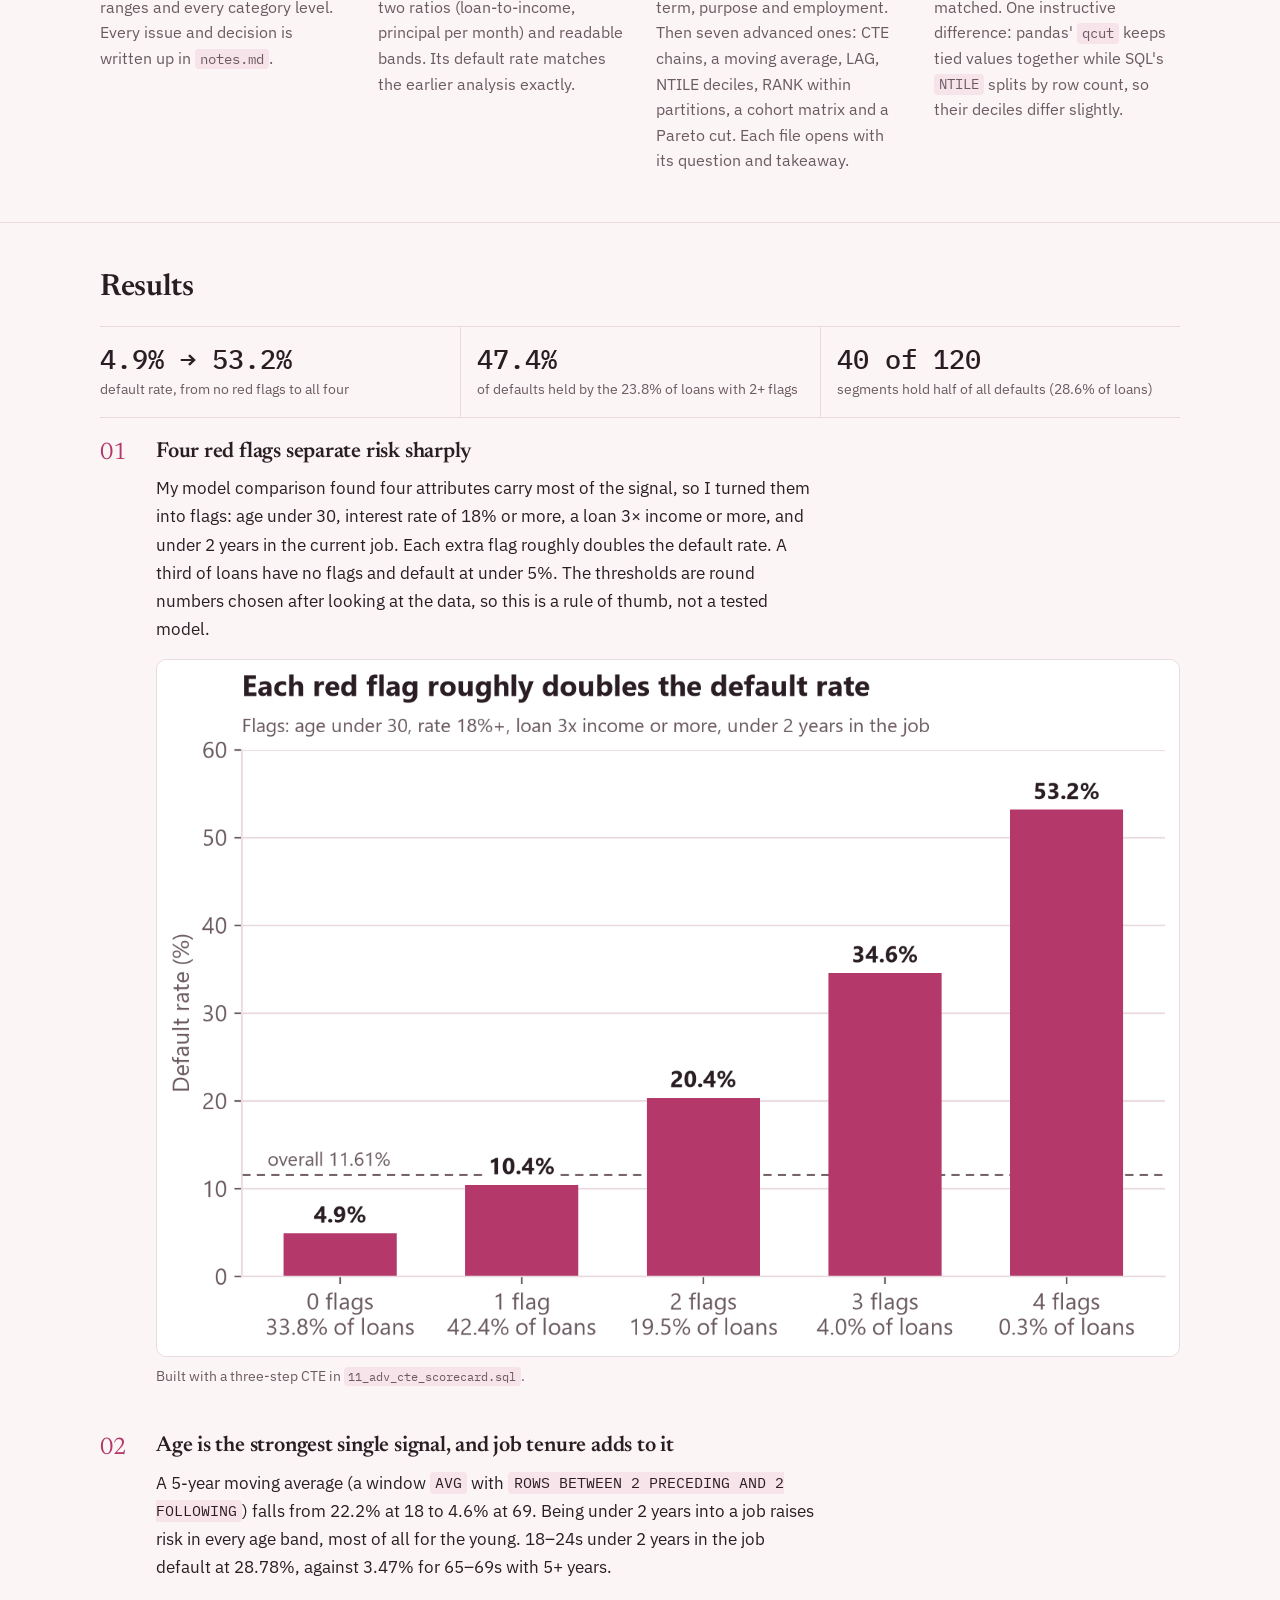
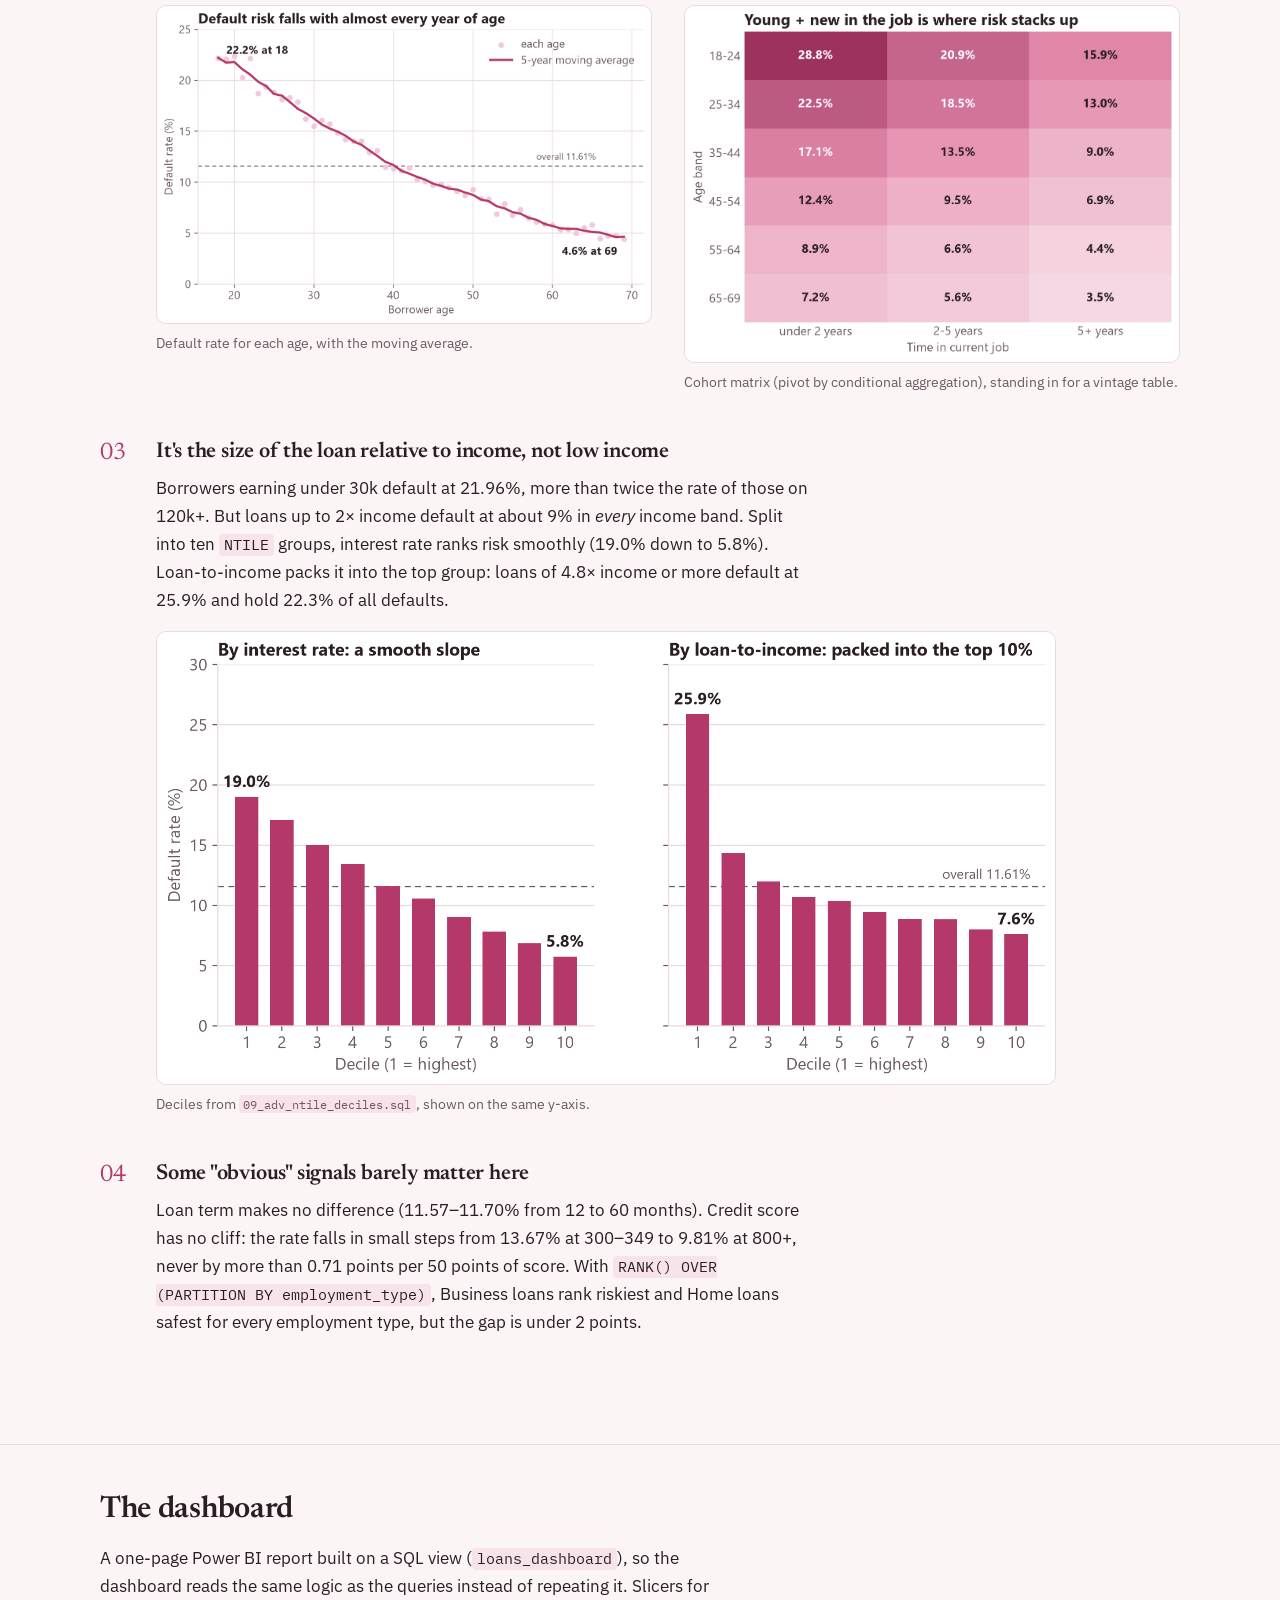
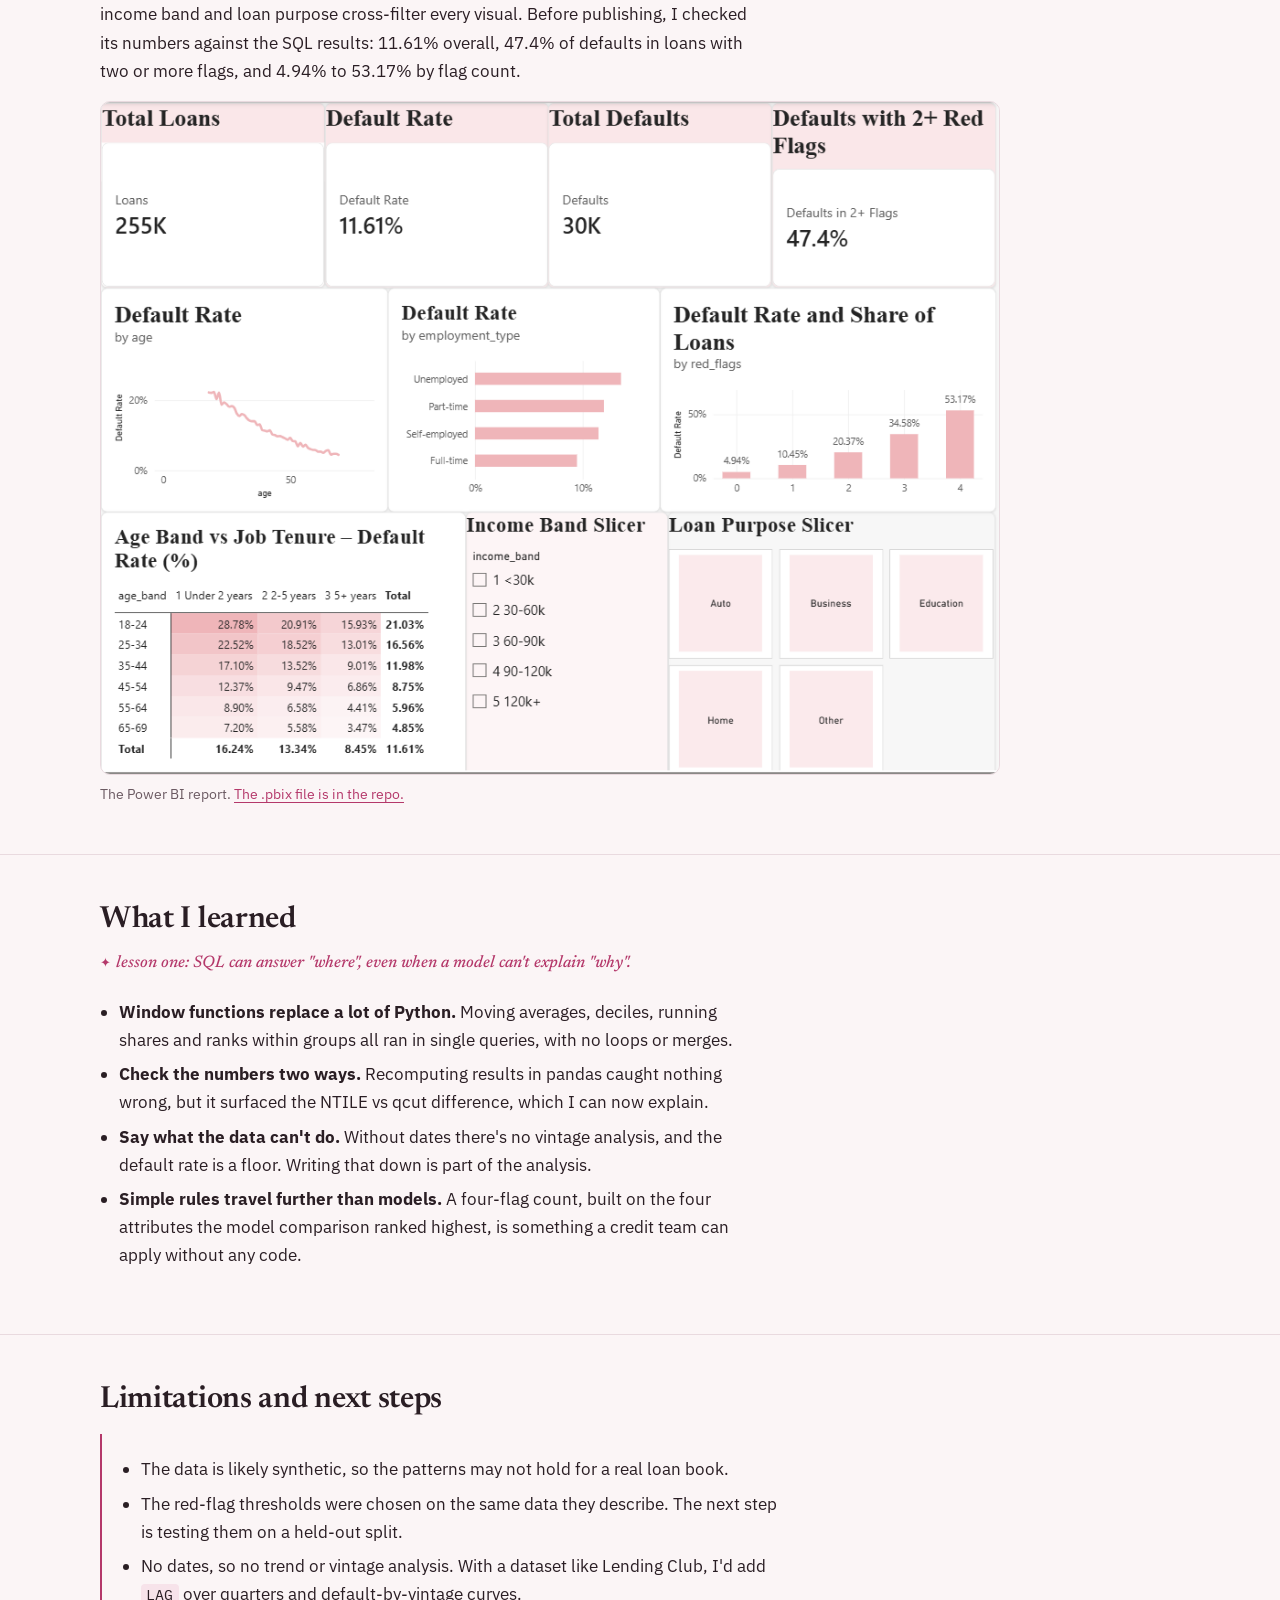
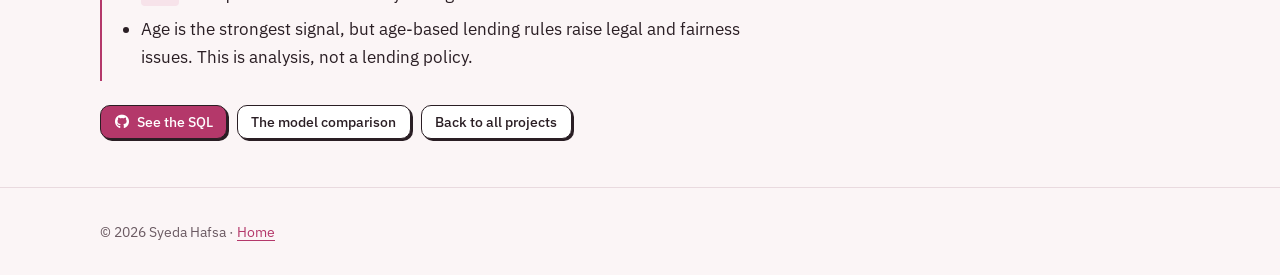
<file: projects/loan-default-sql.html>
<!DOCTYPE html>
<html lang="en">
<head>
    <meta charset="UTF-8">
    <meta name="viewport" content="width=device-width, initial-scale=1.0">
    <title>Loan Default Risk in SQL | Syeda Hafsa</title>
    <meta name="description" content="Case study: a SQL analysis in SQLite of 255,347 loans, with CTEs, window functions, NTILE deciles and a four-flag risk scorecard, cross-checked in pandas.">
    <meta property="og:type" content="article">
    <meta property="og:title" content="Loan Default Risk in SQL | Syeda Hafsa">
    <meta property="og:description" content="255,347 loans in SQLite. Four simple red flags take the default rate from 4.9% to 53.2%; loans with 2+ flags are 24% of the book and 47% of defaults.">
    <meta property="og:url" content="https://syedahafsa135.github.io/projects/loan-default-sql.html">
    <meta property="og:image" content="https://syedahafsa135.github.io/assets/images/loan-sql/red-flag-scorecard.png">
    <meta name="twitter:card" content="summary_large_image">
    <meta name="color-scheme" content="light dark">
    <script>
        (function () {
            try {
                var saved = localStorage.getItem('theme');
                if (saved === 'dark' || saved === 'light') document.documentElement.setAttribute('data-theme', saved);
            } catch (e) {}
        })();
    </script>
    <link rel="icon" type="image/svg+xml" href="../favicon.svg">
    <link rel="icon" type="image/png" sizes="32x32" href="../favicon-32x32.png">
    <link rel="preconnect" href="https://fonts.googleapis.com">
    <link rel="preconnect" href="https://fonts.gstatic.com" crossorigin>
    <link href="https://fonts.googleapis.com/css2?family=Newsreader:ital,opsz,wght@0,6..72,500;0,6..72,600;1,6..72,500&family=IBM+Plex+Mono:wght@400;500&family=IBM+Plex+Sans:ital,wght@0,400;0,500;0,600;1,400&display=swap" rel="stylesheet">
    <link rel="stylesheet" href="https://cdnjs.cloudflare.com/ajax/libs/font-awesome/6.4.2/css/all.min.css">
    <link rel="stylesheet" href="../assets/css/style.css?v=7">
</head>
<body>

<a class="skip-link" href="#main">Skip to main content</a>

<header class="topbar">
    <div class="container bar">
        <a class="brand" href="../index.html">Syeda Hafsa</a>
        <a class="back-link" href="../index.html#projects"><i class="fas fa-arrow-left" aria-hidden="true"></i> All projects</a>
        <button class="icon-btn" id="theme-toggle" type="button" aria-label="Switch to dark theme">
            <i class="fas fa-moon" aria-hidden="true"></i>
        </button>
    </div>
</header>

<main id="main" class="cs-body">

<section class="cs-head">
    <div class="container">
        <p class="eyebrow">Case study · SQL · Data analytics</p>
        <h1>Where does the default risk sit in 255,347 loans?</h1>
        <p class="lede">The same loan dataset as my <a href="loan-default.html">model comparison</a>, asked a different question. Not "which model predicts best?" but "which borrowers default, in numbers a credit team can read?" Everything is answered in SQL, then checked in pandas.</p>
        <p class="aside">no model, just GROUP BY and good questions.</p>
        <dl class="cs-meta">
            <div><dt>Tools</dt><dd>SQL (SQLite), Python, pandas, Matplotlib, Power BI</dd></div>
            <div><dt>Data</dt><dd>Kaggle Loan Default Prediction, 255,347 loans, 18 columns</dd></div>
            <div><dt>SQL used</dt><dd>CTEs, window functions (LAG, NTILE, RANK, running sums, moving averages), views</dd></div>
            <div><dt>Code</dt><dd><a href="https://github.com/syedahafsa135/loan-default-sql" target="_blank" rel="noopener">GitHub repo</a></dd></div>
        </dl>
    </div>
</section>

<section class="section">
    <div class="container">
        <h2>The problem</h2>
        <p>11.61% of these loans default. A credit team can't run a model on every application, but it can use a few clear rules, if it knows where the risk actually sits. Which borrower traits matter, which ones only seem to, and how concentrated is the risk?</p>
    </div>
</section>

<section class="section">
    <div class="container">
        <h2>The data, and what it can't tell us</h2>
        <ul class="plain">
            <li><strong>Source:</strong> the cleaned file from Part 1 of my data science project. It is identical to the Kaggle original apart from two fixes: 17,274 impossible months-employed values capped at (Age − 16) × 12, and apostrophes removed from education labels.</li>
            <li><strong>Audit in SQL:</strong> 0 duplicate IDs, 0 duplicate rows, 0 NULLs, every value in a plausible range. Default is 0/1, with 29,653 defaults (11.61%).</li>
            <li><strong>No dates:</strong> no origination date or loan status, so there is no trend or vintage analysis. Some loans marked "not defaulted" may still be running and default later, which makes 11.61% a floor. Window functions run over ordered bands such as age and deciles instead of time.</li>
            <li><strong>Likely synthetic:</strong> every category is split almost evenly, which real loan books never are. These are patterns to practise on, not facts about real borrowers.</li>
        </ul>
    </div>
</section>

<section class="section">
    <div class="container">
        <h2>What I did</h2>
        <ol class="steps">
            <li><strong>Load and audit</strong><span>Loaded the CSV into SQLite, then checked IDs, duplicates, NULLs, ranges and every category level. Every issue and decision is written up in <code>notes.md</code>.</span></li>
            <li><strong>Build a clean table</strong><span>A <code>loans</code> table with a primary key, 0/1 flags with CHECK constraints, two ratios (loan-to-income, principal per month) and readable bands. Its default rate matches the earlier analysis exactly.</span></li>
            <li><strong>Ask 11 questions</strong><span>Four basic queries (GROUP BY, HAVING) by credit band, income, term, purpose and employment. Then seven advanced ones: CTE chains, a moving average, LAG, NTILE deciles, RANK within partitions, a cohort matrix and a Pareto cut. Each file opens with its question and takeaway.</span></li>
            <li><strong>Validate</strong><span>pandas recomputed five results straight from the CSV, and all five matched. One instructive difference: pandas' <code>qcut</code> keeps tied values together while SQL's <code>NTILE</code> splits by row count, so their deciles differ slightly.</span></li>
        </ol>
    </div>
</section>

<section class="section">
    <div class="container">
        <h2>Results</h2>
        <div class="stats">
            <div class="stat"><span class="stat-value">4.9% → 53.2%</span><span class="stat-label">default rate, from no red flags to all four</span></div>
            <div class="stat"><span class="stat-value">47.4%</span><span class="stat-label">of defaults held by the 23.8% of loans with 2+ flags</span></div>
            <div class="stat"><span class="stat-value">40 of 120</span><span class="stat-label">segments hold half of all defaults (28.6% of loans)</span></div>
        </div>

        <article class="finding">
            <span class="finding-num" aria-hidden="true">01</span>
            <div>
                <h3>Four red flags separate risk sharply</h3>
                <p>My model comparison found four attributes carry most of the signal, so I turned them into flags: age under 30, interest rate of 18% or more, a loan 3× income or more, and under 2 years in the current job. Each extra flag roughly doubles the default rate. A third of loans have no flags and default at under 5%. The thresholds are round numbers chosen after looking at the data, so this is a rule of thumb, not a tested model.</p>
                <figure class="shot">
                    <img src="../assets/images/loan-sql/red-flag-scorecard.png" alt="Bar chart of default rate by number of red flags: 0 flags 4.9% (33.8% of loans), 1 flag 10.4% (42.4%), 2 flags 20.4% (19.5%), 3 flags 34.6% (4.0%), 4 flags 53.2% (0.3%). The overall rate is 11.61%." width="1373" height="936" loading="lazy">
                    <figcaption>Built with a three-step CTE in <code>11_adv_cte_scorecard.sql</code>.</figcaption>
                </figure>
            </div>
        </article>

        <article class="finding">
            <span class="finding-num" aria-hidden="true">02</span>
            <div>
                <h3>Age is the strongest single signal, and job tenure adds to it</h3>
                <p>A 5-year moving average (a window <code>AVG</code> with <code>ROWS BETWEEN 2 PRECEDING AND 2 FOLLOWING</code>) falls from 22.2% at 18 to 4.6% at 69. Being under 2 years into a job raises risk in every age band, most of all for the young. 18–24s under 2 years in the job default at 28.78%, against 3.47% for 65–69s with 5+ years.</p>
                <div class="gallery">
                    <figure class="shot">
                        <img src="../assets/images/loan-sql/age-moving-average.png" alt="Line chart of default rate by age with a 5-year moving average falling steadily from 22.2% at age 18 to 4.6% at 69, crossing the 11.61% overall rate around age 40." width="1373" height="882" loading="lazy">
                        <figcaption>Default rate for each age, with the moving average.</figcaption>
                    </figure>
                    <figure class="shot">
                        <img src="../assets/images/loan-sql/cohort-age-tenure.png" alt="Heatmap of default rate by age band (rows) and time in current job (columns). Highest is 28.8% for 18-24 with under 2 years; lowest is 3.5% for 65-69 with 5+ years. Rates fall down every column and across every row." width="1255" height="905" loading="lazy">
                        <figcaption>Cohort matrix (pivot by conditional aggregation), standing in for a vintage table.</figcaption>
                    </figure>
                </div>
            </div>
        </article>

        <article class="finding">
            <span class="finding-num" aria-hidden="true">03</span>
            <div>
                <h3>It's the size of the loan relative to income, not low income</h3>
                <p>Borrowers earning under 30k default at 21.96%, more than twice the rate of those on 120k+. But loans up to 2× income default at about 9% in <em>every</em> income band. Split into ten <code>NTILE</code> groups, interest rate ranks risk smoothly (19.0% down to 5.8%). Loan-to-income packs it into the top group: loans of 4.8× income or more default at 25.9% and hold 22.3% of all defaults.</p>
                <figure class="shot wide-shot">
                    <img src="../assets/images/loan-sql/deciles-rate-vs-lti.png" alt="Two bar charts on the same scale. Left: default rate by interest-rate decile falls smoothly from 19.0% to 5.8%. Right: default rate by loan-to-income decile is 25.9% in the top decile, then drops to 14.4% and flattens between 12% and 7.6%." width="1683" height="848" loading="lazy">
                    <figcaption>Deciles from <code>09_adv_ntile_deciles.sql</code>, shown on the same y-axis.</figcaption>
                </figure>
            </div>
        </article>

        <article class="finding">
            <span class="finding-num" aria-hidden="true">04</span>
            <div>
                <h3>Some "obvious" signals barely matter here</h3>
                <p>Loan term makes no difference (11.57–11.70% from 12 to 60 months). Credit score has no cliff: the rate falls in small steps from 13.67% at 300–349 to 9.81% at 800+, never by more than 0.71 points per 50 points of score. With <code>RANK() OVER (PARTITION BY employment_type)</code>, Business loans rank riskiest and Home loans safest for every employment type, but the gap is under 2 points.</p>
            </div>
        </article>
    </div>
</section>

<section class="section">
    <div class="container">
        <h2>The dashboard</h2>
        <p>A one-page Power BI report built on a SQL view (<code>loans_dashboard</code>), so the dashboard reads the same logic as the queries instead of repeating it. Slicers for income band and loan purpose cross-filter every visual. Before publishing, I checked its numbers against the SQL results: 11.61% overall, 47.4% of defaults in loans with two or more flags, and 4.94% to 53.17% by flag count.</p>
        <figure class="shot wide-shot">
            <img src="../assets/images/loan-sql/dashboard.png" alt="Power BI dashboard. KPI cards: 255K loans, 11.61% default rate, 30K defaults, 47.4% of defaults in loans with 2+ red flags. Charts: default rate falling with age; default rate by employment type, highest for unemployed; default rate by red flags rising from 4.94% to 53.17%; a heatmap of age band by job tenure from 28.78% to 3.47%; slicers for income band and loan purpose." width="982" height="735" loading="lazy">
            <figcaption>The Power BI report. <a href="https://github.com/syedahafsa135/loan-default-sql/tree/main/powerbi" target="_blank" rel="noopener">The .pbix file is in the repo.</a></figcaption>
        </figure>
    </div>
</section>

<section class="section">
    <div class="container">
        <h2>What I learned</h2>
        <p class="aside">lesson one: SQL can answer "where", even when a model can't explain "why".</p>
        <ul class="plain">
            <li><strong>Window functions replace a lot of Python.</strong> Moving averages, deciles, running shares and ranks within groups all ran in single queries, with no loops or merges.</li>
            <li><strong>Check the numbers two ways.</strong> Recomputing results in pandas caught nothing wrong, but it surfaced the NTILE vs qcut difference, which I can now explain.</li>
            <li><strong>Say what the data can't do.</strong> Without dates there's no vintage analysis, and the default rate is a floor. Writing that down is part of the analysis.</li>
            <li><strong>Simple rules travel further than models.</strong> A four-flag count, built on the four attributes the model comparison ranked highest, is something a credit team can apply without any code.</li>
        </ul>
    </div>
</section>

<section class="section">
    <div class="container">
        <h2>Limitations and next steps</h2>
        <div class="callout">
            <ul class="plain">
                <li>The data is likely synthetic, so the patterns may not hold for a real loan book.</li>
                <li>The red-flag thresholds were chosen on the same data they describe. The next step is testing them on a held-out split.</li>
                <li>No dates, so no trend or vintage analysis. With a dataset like Lending Club, I'd add <code>LAG</code> over quarters and default-by-vintage curves.</li>
                <li>Age is the strongest signal, but age-based lending rules raise legal and fairness issues. This is analysis, not a lending policy.</li>
            </ul>
        </div>
        <div class="project-buttons">
            <a class="btn primary small" href="https://github.com/syedahafsa135/loan-default-sql" target="_blank" rel="noopener"><i class="fab fa-github" aria-hidden="true"></i> See the SQL</a>
            <a class="btn small" href="loan-default.html">The model comparison</a>
            <a class="btn small" href="../index.html#projects">Back to all projects</a>
        </div>
    </div>
</section>

</main>

<footer>
    <div class="container">
        <p>&copy; <span id="year">2026</span> Syeda Hafsa · <a href="../index.html">Home</a></p>
    </div>
</footer>

<script src="../assets/js/main.js?v=7"></script>
</body>
</html>
</file>
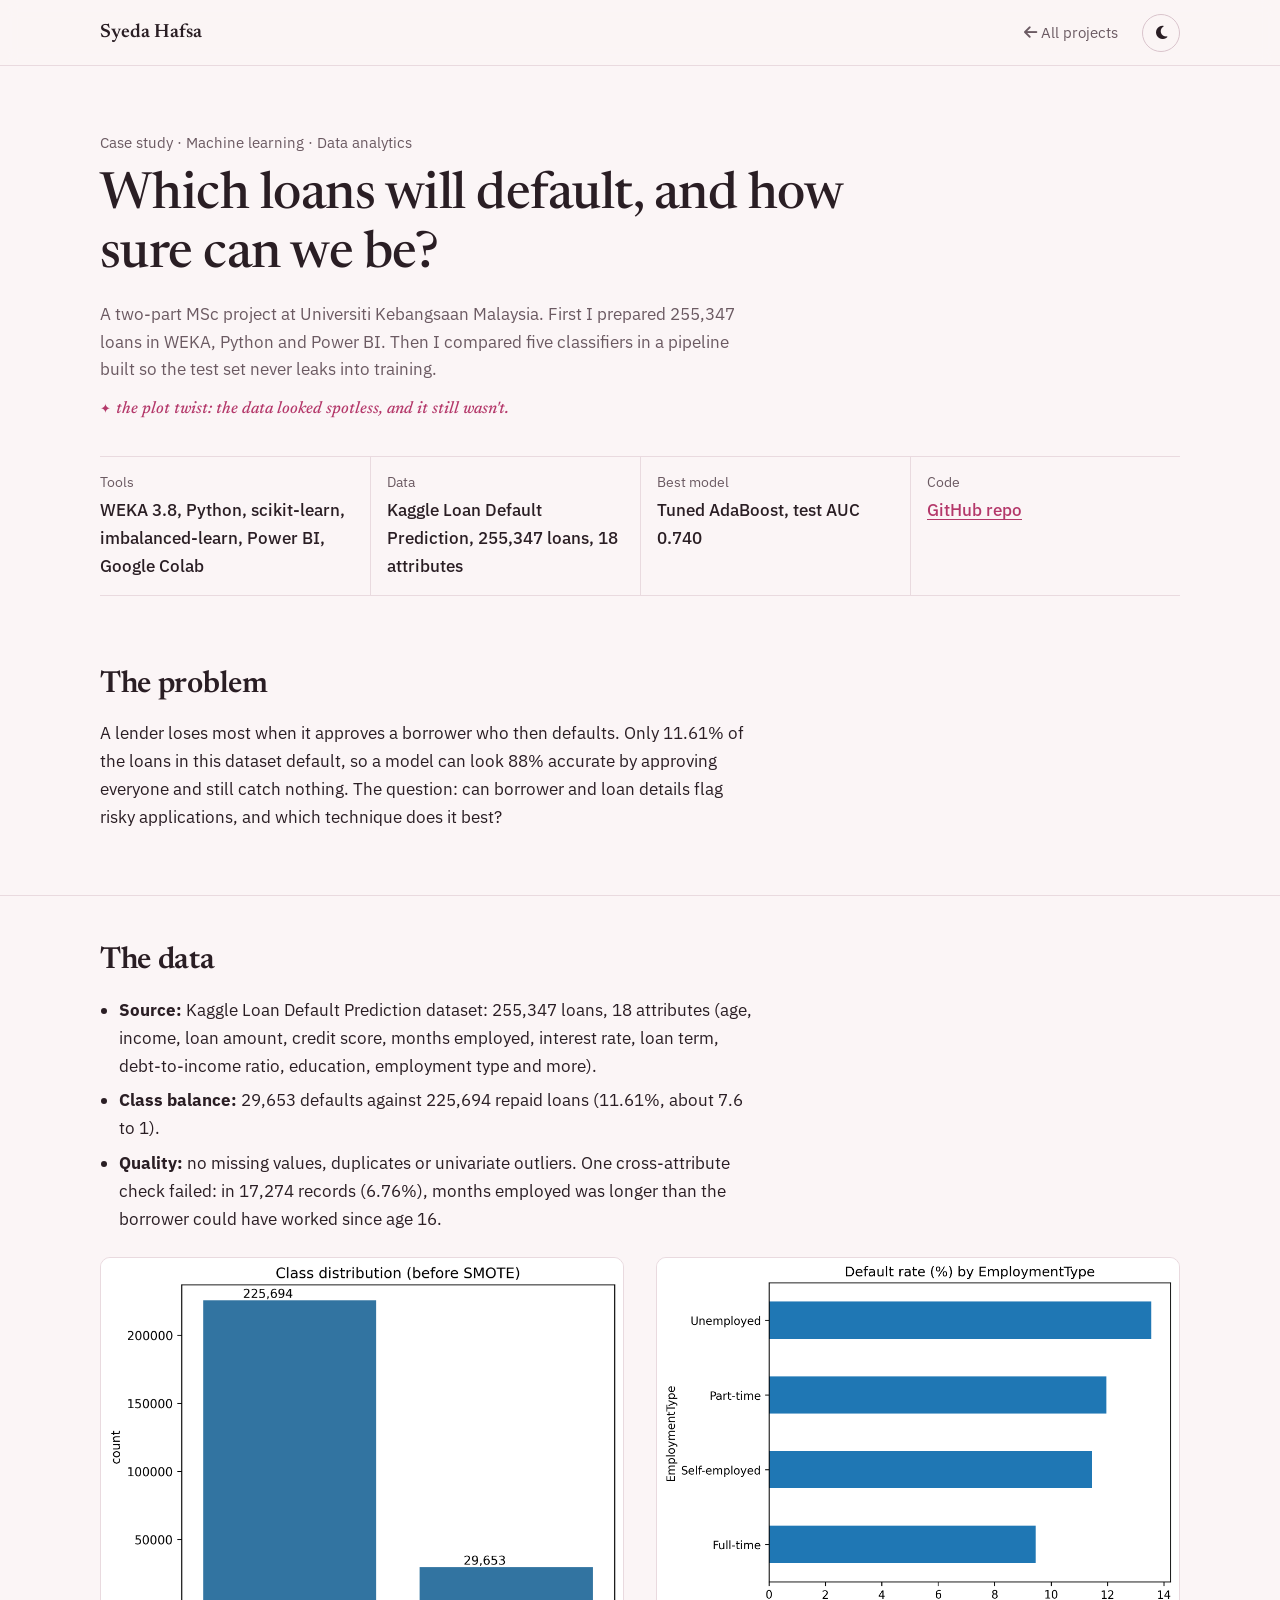
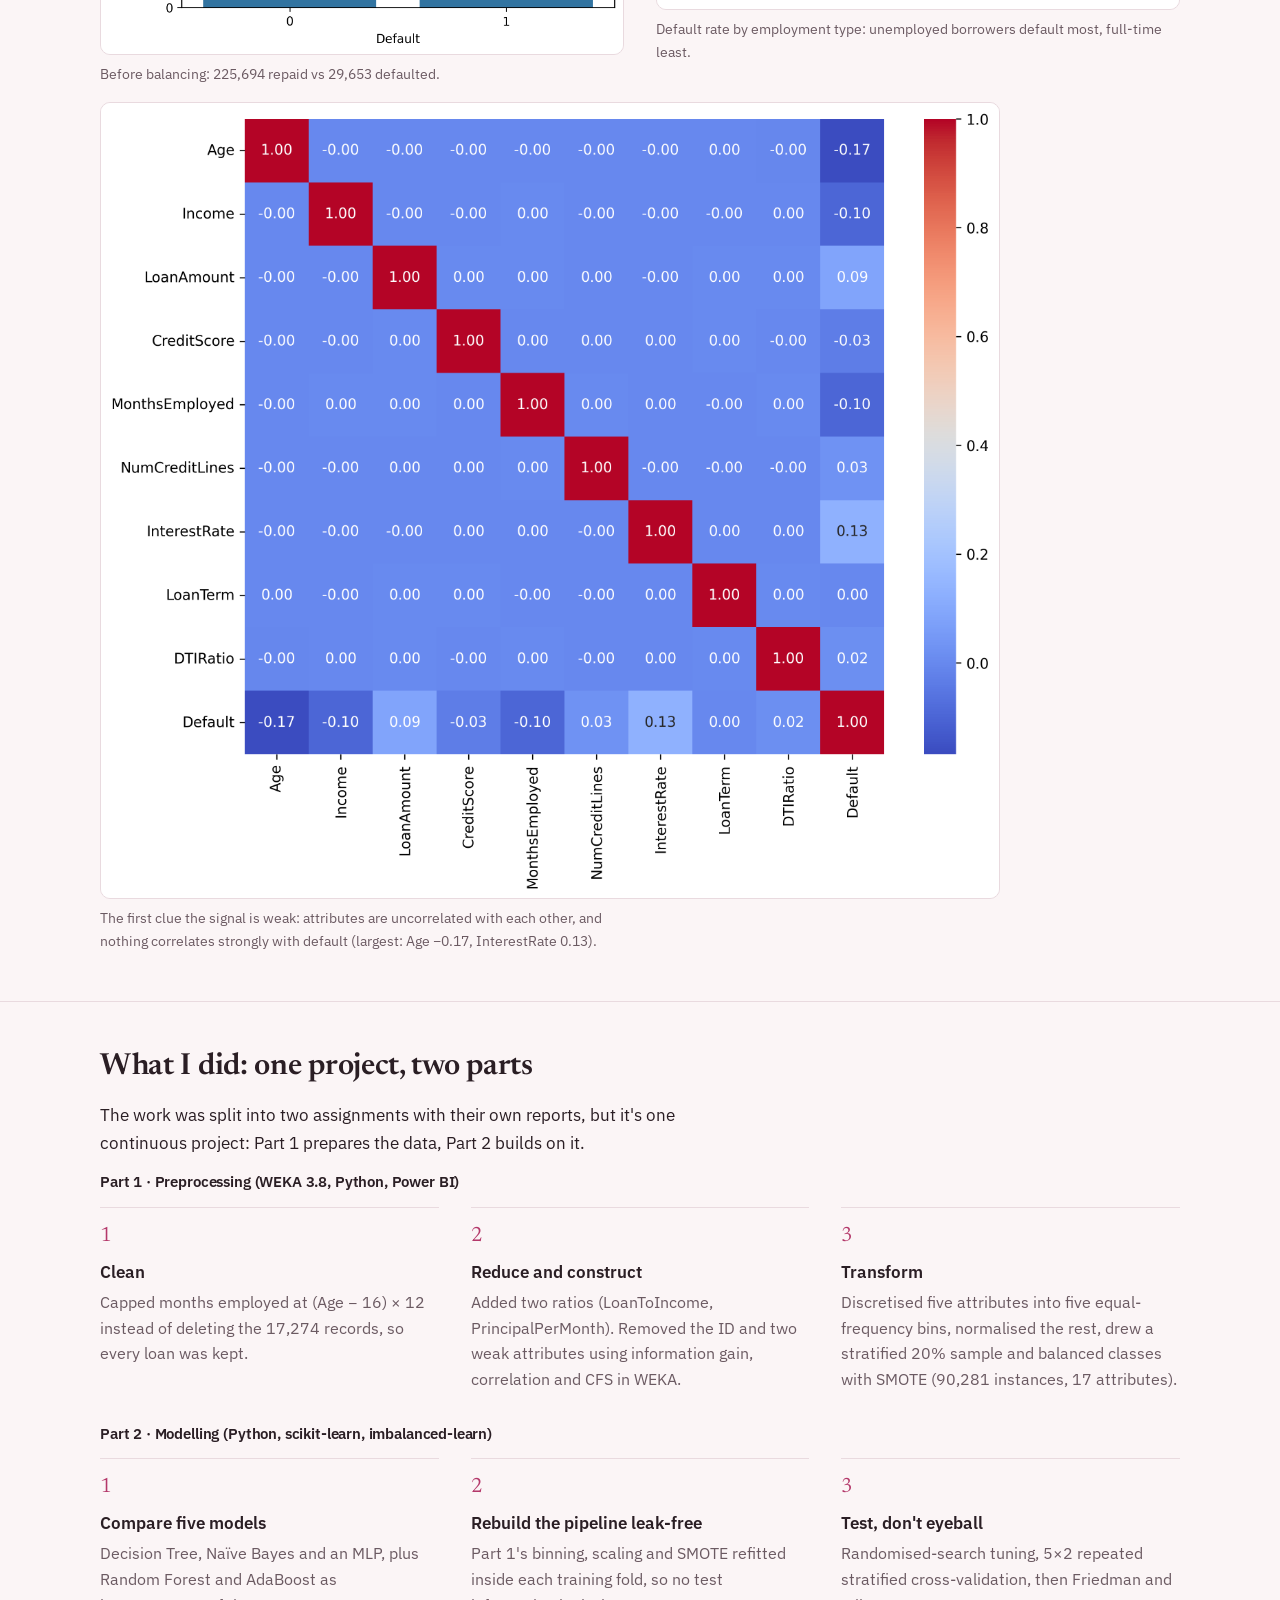
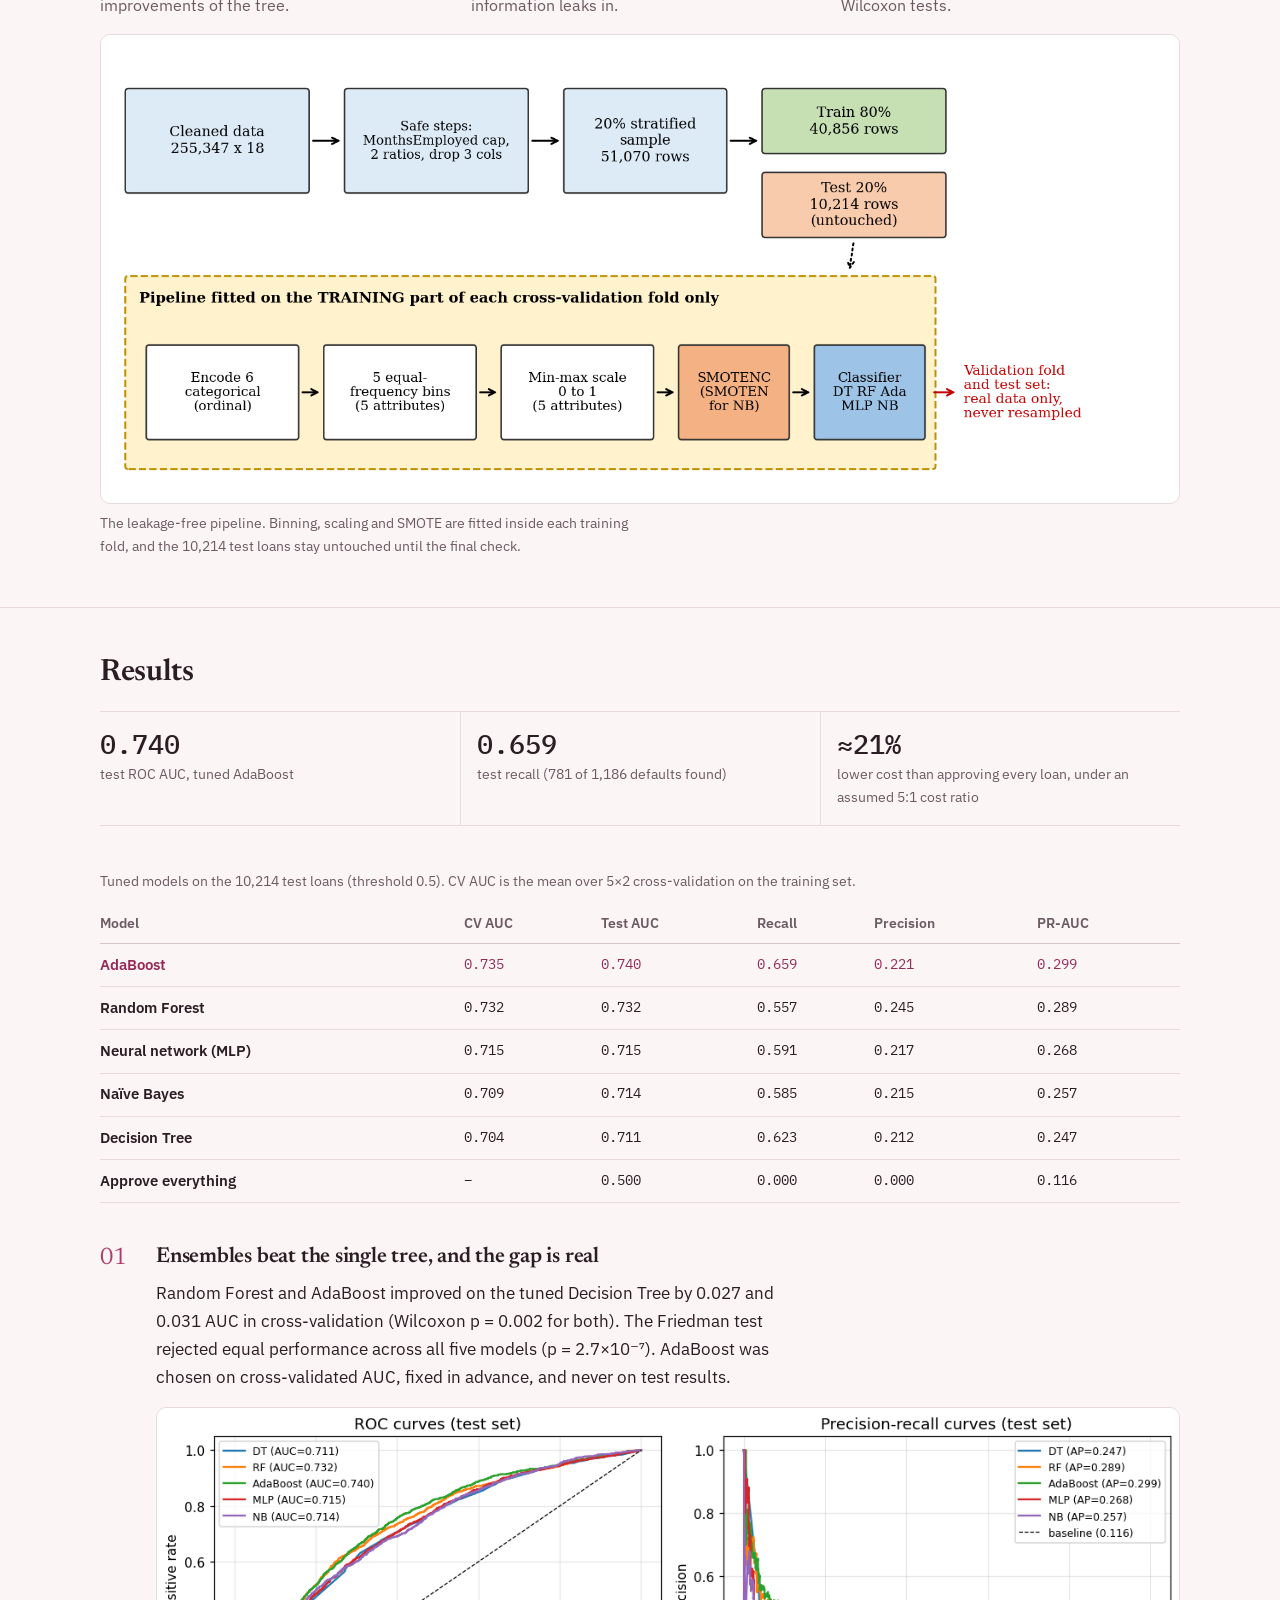
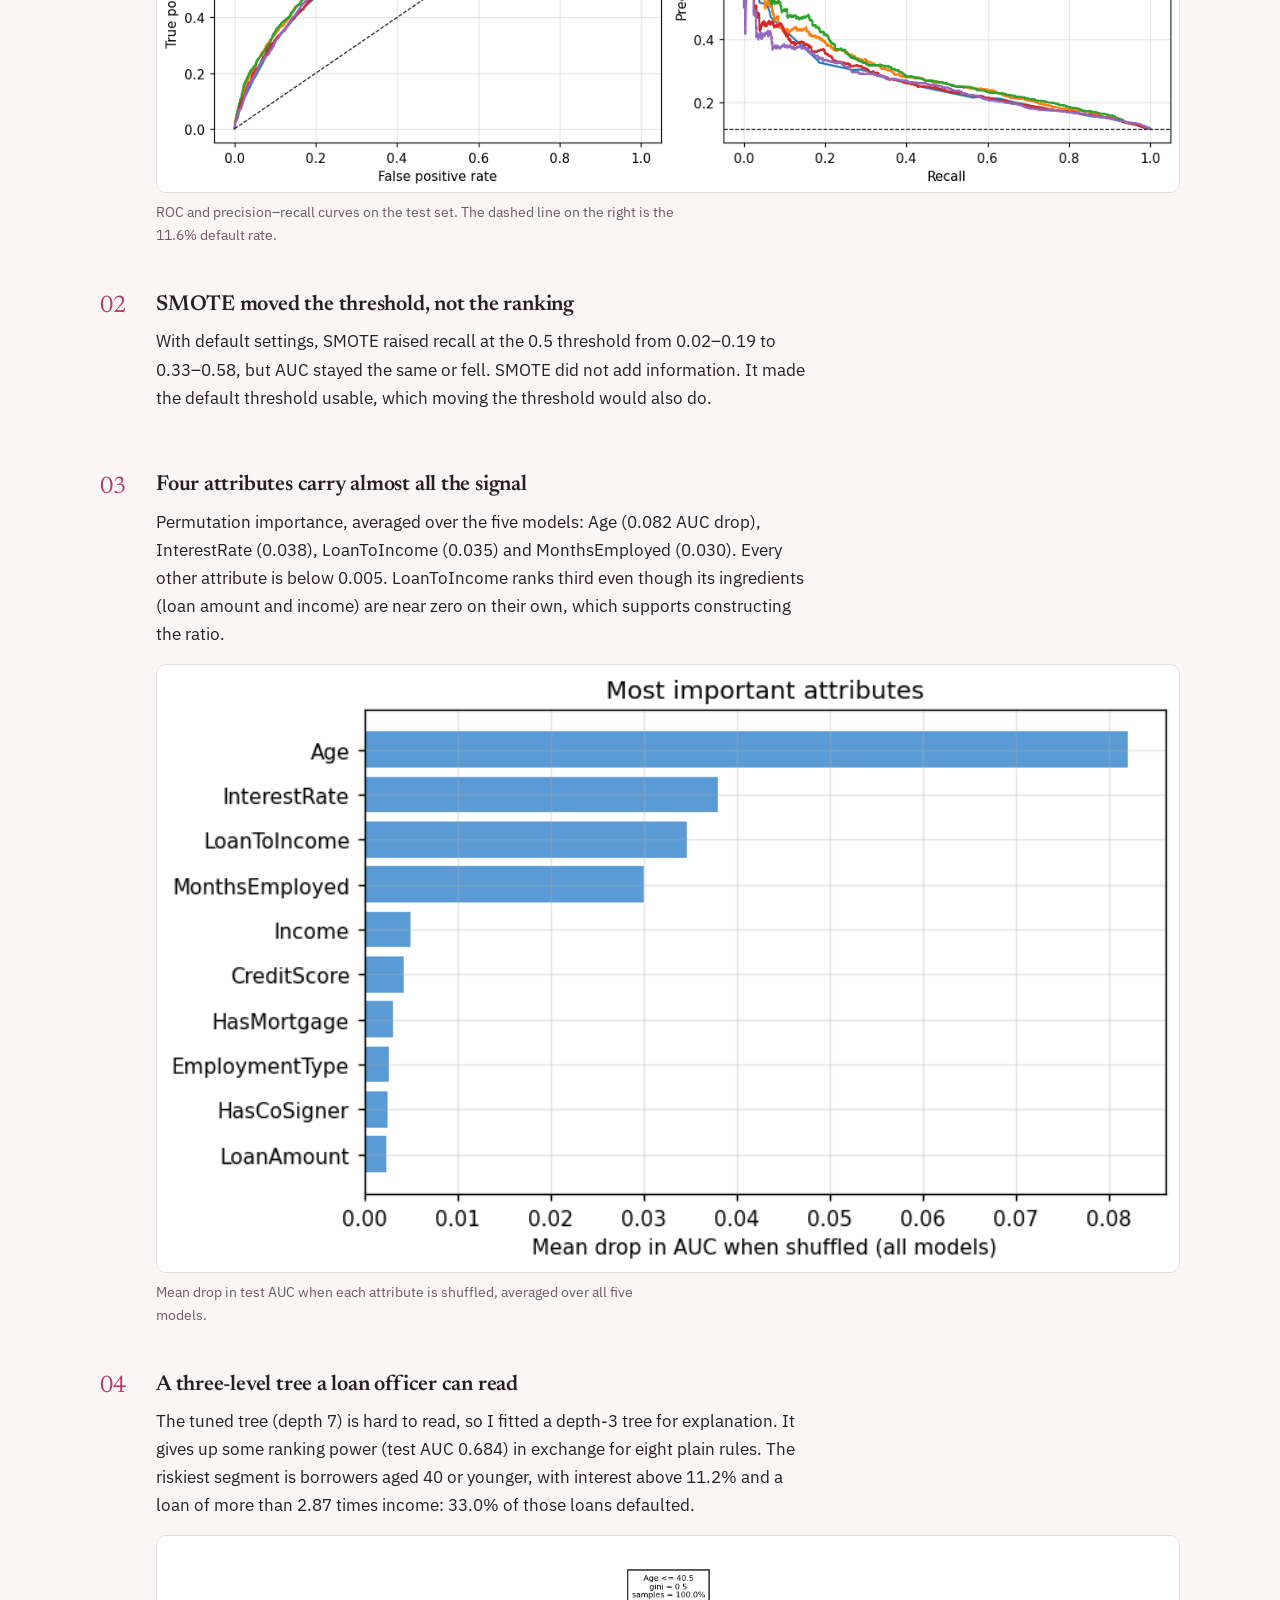
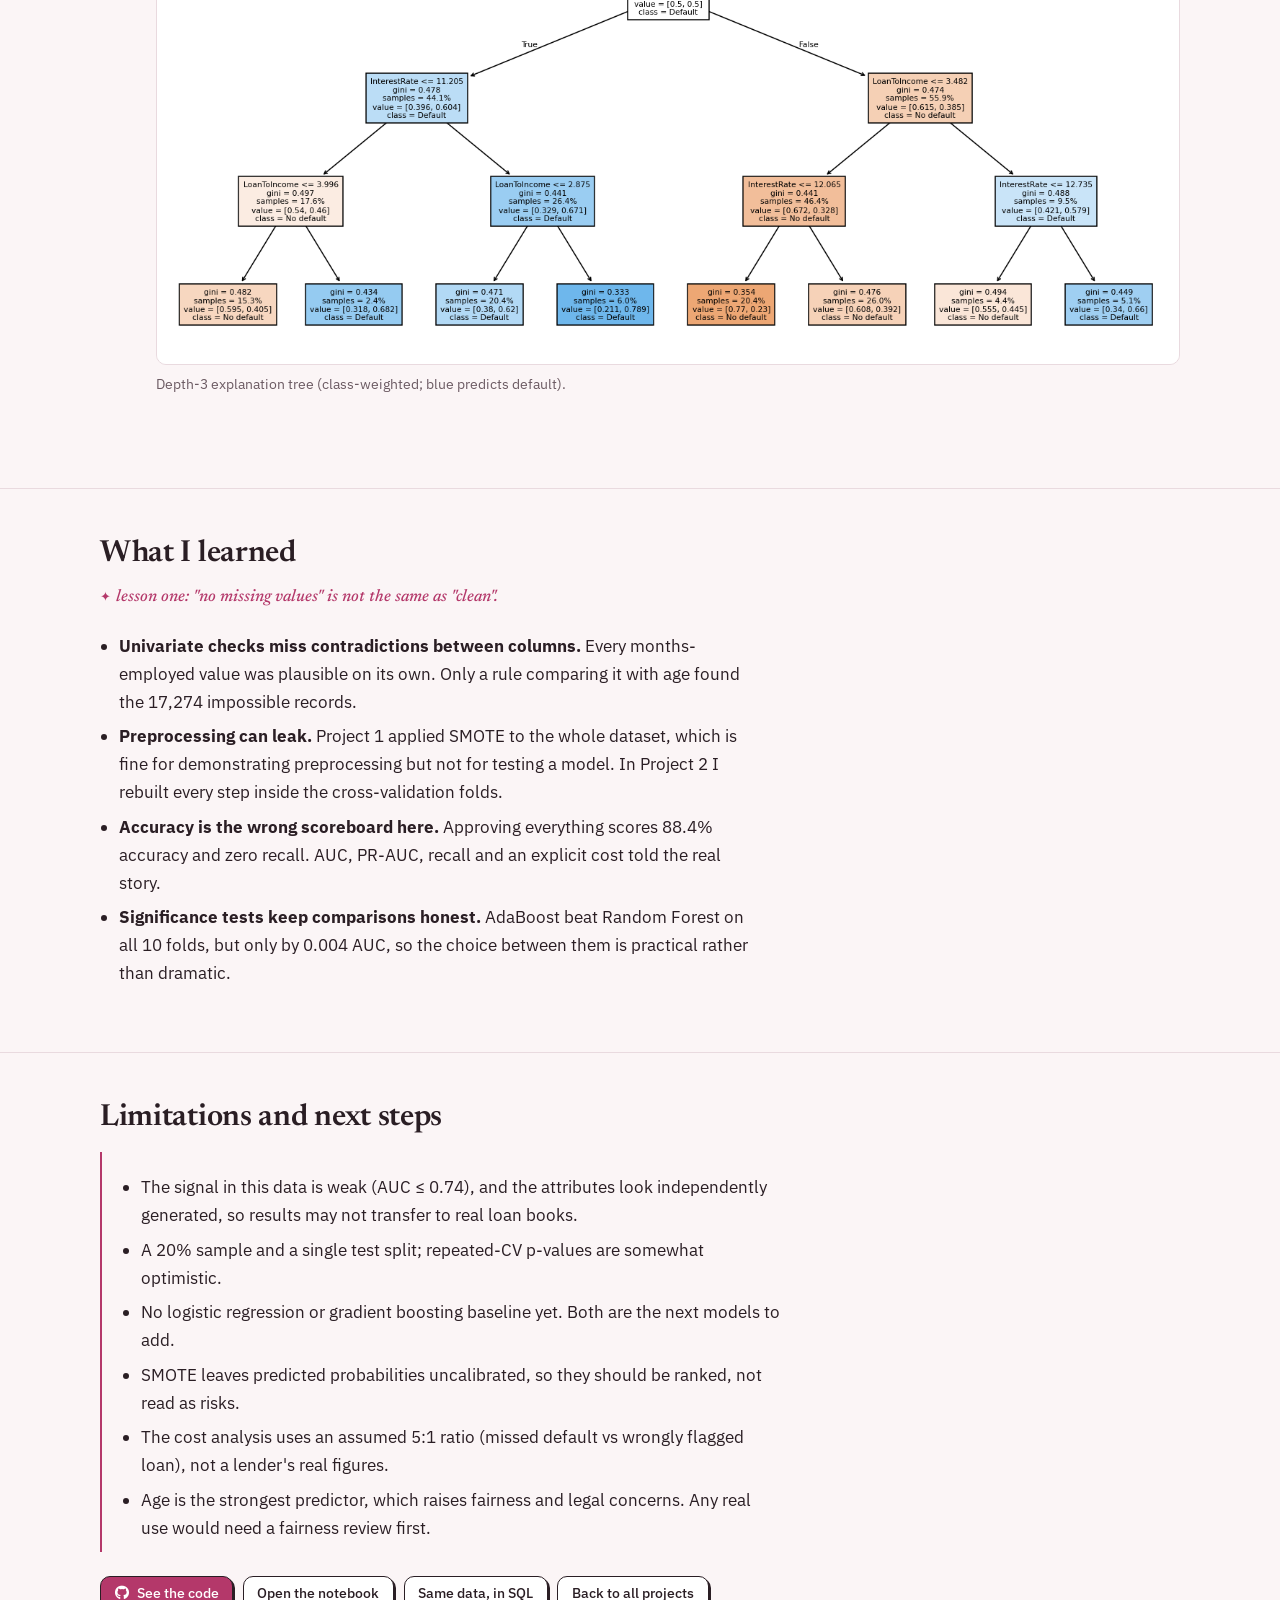
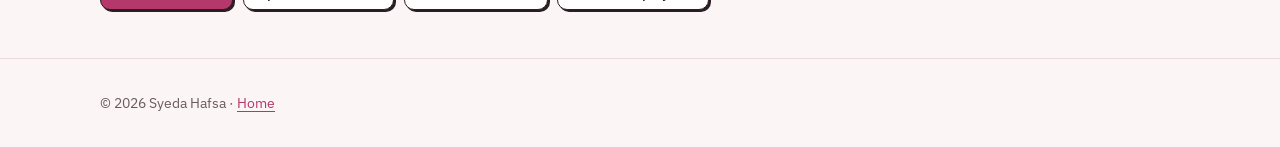
<file: projects/loan-default.html>
<!DOCTYPE html>
<html lang="en">
<head>
    <meta charset="UTF-8">
    <meta name="viewport" content="width=device-width, initial-scale=1.0">
    <title>Loan Default Prediction | Syeda Hafsa</title>
    <meta name="description" content="Case study: preprocessing 255,347 loans in WEKA and comparing five classifiers in a leakage-free cross-validation pipeline. Tuned AdaBoost reached test AUC 0.740 and recall 0.659.">
    <meta property="og:type" content="article">
    <meta property="og:title" content="Loan Default Prediction | Syeda Hafsa">
    <meta property="og:description" content="255,347 loans, five classifiers, a leakage-free pipeline and statistical tests. Tuned AdaBoost: test AUC 0.740, recall 0.659.">
    <meta property="og:url" content="https://syedahafsa135.github.io/projects/loan-default.html">
    <meta property="og:image" content="https://syedahafsa135.github.io/assets/images/loan/roc-pr-curves.png">
    <meta name="twitter:card" content="summary_large_image">
    <meta name="color-scheme" content="light dark">
    <script>
        (function () {
            try {
                var saved = localStorage.getItem('theme');
                if (saved === 'dark' || saved === 'light') document.documentElement.setAttribute('data-theme', saved);
            } catch (e) {}
        })();
    </script>
    <link rel="icon" type="image/svg+xml" href="../favicon.svg">
    <link rel="icon" type="image/png" sizes="32x32" href="../favicon-32x32.png">
    <link rel="preconnect" href="https://fonts.googleapis.com">
    <link rel="preconnect" href="https://fonts.gstatic.com" crossorigin>
    <link href="https://fonts.googleapis.com/css2?family=Newsreader:ital,opsz,wght@0,6..72,500;0,6..72,600;1,6..72,500&family=IBM+Plex+Mono:wght@400;500&family=IBM+Plex+Sans:ital,wght@0,400;0,500;0,600;1,400&display=swap" rel="stylesheet">
    <link rel="stylesheet" href="https://cdnjs.cloudflare.com/ajax/libs/font-awesome/6.4.2/css/all.min.css">
    <link rel="stylesheet" href="../assets/css/style.css?v=7">
</head>
<body>

<a class="skip-link" href="#main">Skip to main content</a>

<header class="topbar">
    <div class="container bar">
        <a class="brand" href="../index.html">Syeda Hafsa</a>
        <a class="back-link" href="../index.html#projects"><i class="fas fa-arrow-left" aria-hidden="true"></i> All projects</a>
        <button class="icon-btn" id="theme-toggle" type="button" aria-label="Switch to dark theme">
            <i class="fas fa-moon" aria-hidden="true"></i>
        </button>
    </div>
</header>

<main id="main" class="cs-body">

<section class="cs-head">
    <div class="container">
        <p class="eyebrow">Case study · Machine learning · Data analytics</p>
        <h1>Which loans will default, and how sure can we be?</h1>
        <p class="lede">A two-part MSc project at Universiti Kebangsaan Malaysia. First I prepared 255,347 loans in WEKA, Python and Power BI. Then I compared five classifiers in a pipeline built so the test set never leaks into training.</p>
        <p class="aside">the plot twist: the data looked spotless, and it still wasn't.</p>
        <dl class="cs-meta">
            <div><dt>Tools</dt><dd>WEKA 3.8, Python, scikit-learn, imbalanced-learn, Power BI, Google Colab</dd></div>
            <div><dt>Data</dt><dd>Kaggle Loan Default Prediction, 255,347 loans, 18 attributes</dd></div>
            <div><dt>Best model</dt><dd>Tuned AdaBoost, test AUC 0.740</dd></div>
            <div><dt>Code</dt><dd><a href="https://github.com/syedahafsa135/loan-default-classification" target="_blank" rel="noopener">GitHub repo</a></dd></div>
        </dl>
    </div>
</section>

<section class="section">
    <div class="container">
        <h2>The problem</h2>
        <p>A lender loses most when it approves a borrower who then defaults. Only 11.61% of the loans in this dataset default, so a model can look 88% accurate by approving everyone and still catch nothing. The question: can borrower and loan details flag risky applications, and which technique does it best?</p>
    </div>
</section>

<section class="section">
    <div class="container">
        <h2>The data</h2>
        <ul class="plain">
            <li><strong>Source:</strong> Kaggle Loan Default Prediction dataset: 255,347 loans, 18 attributes (age, income, loan amount, credit score, months employed, interest rate, loan term, debt-to-income ratio, education, employment type and more).</li>
            <li><strong>Class balance:</strong> 29,653 defaults against 225,694 repaid loans (11.61%, about 7.6 to 1).</li>
            <li><strong>Quality:</strong> no missing values, duplicates or univariate outliers. One cross-attribute check failed: in 17,274 records (6.76%), months employed was longer than the borrower could have worked since age 16.</li>
        </ul>
        <div class="gallery">
            <figure class="shot">
                <img src="../assets/images/loan/part1-class-balance.png" alt="Bar chart of class distribution before SMOTE: 225,694 repaid loans against 29,653 defaults." width="1794" height="1361" loading="lazy">
                <figcaption>Before balancing: 225,694 repaid vs 29,653 defaulted.</figcaption>
            </figure>
            <figure class="shot">
                <img src="../assets/images/loan/part1-default-by-employment.png" alt="Horizontal bar chart of default rate by employment type: unemployed about 13.5%, part-time about 12%, self-employed about 11.5%, full-time about 9.5%." width="1935" height="1302" loading="lazy">
                <figcaption>Default rate by employment type: unemployed borrowers default most, full-time least.</figcaption>
            </figure>
        </div>
        <figure class="shot wide-shot">
            <img src="../assets/images/loan/part1-correlation-heatmap.png" alt="Correlation heatmap of the numeric attributes and Default. Attributes are uncorrelated with each other; the strongest links to Default are Age (−0.17) and InterestRate (0.13)." width="2612" height="2312" loading="lazy">
            <figcaption>The first clue the signal is weak: attributes are uncorrelated with each other, and nothing correlates strongly with default (largest: Age −0.17, InterestRate 0.13).</figcaption>
        </figure>
    </div>
</section>

<section class="section">
    <div class="container">
        <h2>What I did: one project, two parts</h2>
        <p>The work was split into two assignments with their own reports, but it's one continuous project: Part 1 prepares the data, Part 2 builds on it.</p>
        <h3 class="sub-head">Part 1 · Preprocessing (WEKA 3.8, Python, Power BI)</h3>
        <ol class="steps">
            <li><strong>Clean</strong><span>Capped months employed at (Age − 16) × 12 instead of deleting the 17,274 records, so every loan was kept.</span></li>
            <li><strong>Reduce and construct</strong><span>Added two ratios (LoanToIncome, PrincipalPerMonth). Removed the ID and two weak attributes using information gain, correlation and CFS in WEKA.</span></li>
            <li><strong>Transform</strong><span>Discretised five attributes into five equal-frequency bins, normalised the rest, drew a stratified 20% sample and balanced classes with SMOTE (90,281 instances, 17 attributes).</span></li>
        </ol>
        <h3 class="sub-head" style="margin-top:2rem">Part 2 · Modelling (Python, scikit-learn, imbalanced-learn)</h3>
        <ol class="steps">
            <li><strong>Compare five models</strong><span>Decision Tree, Naïve Bayes and an MLP, plus Random Forest and AdaBoost as improvements of the tree.</span></li>
            <li><strong>Rebuild the pipeline leak-free</strong><span>Part 1's binning, scaling and SMOTE refitted inside each training fold, so no test information leaks in.</span></li>
            <li><strong>Test, don't eyeball</strong><span>Randomised-search tuning, 5×2 repeated stratified cross-validation, then Friedman and Wilcoxon tests.</span></li>
        </ol>
        <figure class="shot">
            <img src="../assets/images/loan/pipeline.png" alt="Pipeline diagram: cleaned data (255,347 rows) goes through safe steps, a 20% stratified sample of 51,070 rows is split into 40,856 training and 10,214 test rows. Encoding, binning, scaling and SMOTE are fitted only on the training part of each cross-validation fold; validation folds and the test set are never resampled." width="1672" height="726" loading="lazy">
            <figcaption>The leakage-free pipeline. Binning, scaling and SMOTE are fitted inside each training fold, and the 10,214 test loans stay untouched until the final check.</figcaption>
        </figure>
    </div>
</section>

<section class="section">
    <div class="container">
        <h2>Results</h2>
        <div class="stats">
            <div class="stat"><span class="stat-value">0.740</span><span class="stat-label">test ROC AUC, tuned AdaBoost</span></div>
            <div class="stat"><span class="stat-value">0.659</span><span class="stat-label">test recall (781 of 1,186 defaults found)</span></div>
            <div class="stat"><span class="stat-value">≈21%</span><span class="stat-label">lower cost than approving every loan, under an assumed 5:1 cost ratio</span></div>
        </div>

        <div class="table-wrap">
            <table class="cs-table">
                <caption>Tuned models on the 10,214 test loans (threshold 0.5). CV AUC is the mean over 5×2 cross-validation on the training set.</caption>
                <thead>
                    <tr><th scope="col">Model</th><th scope="col">CV AUC</th><th scope="col">Test AUC</th><th scope="col">Recall</th><th scope="col">Precision</th><th scope="col">PR-AUC</th></tr>
                </thead>
                <tbody>
                    <tr class="best"><th scope="row">AdaBoost</th><td>0.735</td><td>0.740</td><td>0.659</td><td>0.221</td><td>0.299</td></tr>
                    <tr><th scope="row">Random Forest</th><td>0.732</td><td>0.732</td><td>0.557</td><td>0.245</td><td>0.289</td></tr>
                    <tr><th scope="row">Neural network (MLP)</th><td>0.715</td><td>0.715</td><td>0.591</td><td>0.217</td><td>0.268</td></tr>
                    <tr><th scope="row">Naïve Bayes</th><td>0.709</td><td>0.714</td><td>0.585</td><td>0.215</td><td>0.257</td></tr>
                    <tr><th scope="row">Decision Tree</th><td>0.704</td><td>0.711</td><td>0.623</td><td>0.212</td><td>0.247</td></tr>
                    <tr><th scope="row">Approve everything</th><td>–</td><td>0.500</td><td>0.000</td><td>0.000</td><td>0.116</td></tr>
                </tbody>
            </table>
        </div>

        <article class="finding">
            <span class="finding-num" aria-hidden="true">01</span>
            <div>
                <h3>Ensembles beat the single tree, and the gap is real</h3>
                <p>Random Forest and AdaBoost improved on the tuned Decision Tree by 0.027 and 0.031 AUC in cross-validation (Wilcoxon p = 0.002 for both). The Friedman test rejected equal performance across all five models (p = 2.7×10⁻⁷). AdaBoost was chosen on cross-validated AUC, fixed in advance, and never on test results.</p>
                <figure class="shot">
                    <img src="../assets/images/loan/roc-pr-curves.png" alt="ROC curves (left) and precision-recall curves (right) of the five tuned models on the test set. AdaBoost sits slightly above the others, with AUC 0.740 and average precision 0.299." width="1198" height="450" loading="lazy">
                    <figcaption>ROC and precision–recall curves on the test set. The dashed line on the right is the 11.6% default rate.</figcaption>
                </figure>
            </div>
        </article>

        <article class="finding">
            <span class="finding-num" aria-hidden="true">02</span>
            <div>
                <h3>SMOTE moved the threshold, not the ranking</h3>
                <p>With default settings, SMOTE raised recall at the 0.5 threshold from 0.02–0.19 to 0.33–0.58, but AUC stayed the same or fell. SMOTE did not add information. It made the default threshold usable, which moving the threshold would also do.</p>
            </div>
        </article>

        <article class="finding">
            <span class="finding-num" aria-hidden="true">03</span>
            <div>
                <h3>Four attributes carry almost all the signal</h3>
                <p>Permutation importance, averaged over the five models: Age (0.082 AUC drop), InterestRate (0.038), LoanToIncome (0.035) and MonthsEmployed (0.030). Every other attribute is below 0.005. LoanToIncome ranks third even though its ingredients (loan amount and income) are near zero on their own, which supports constructing the ratio.</p>
                <figure class="shot">
                    <img src="../assets/images/loan/permutation-importance.png" alt="Horizontal bar chart of the ten most important attributes. Age is far ahead at about 0.08, followed by InterestRate, LoanToIncome and MonthsEmployed at 0.03 to 0.04; the rest are near zero." width="758" height="450" loading="lazy">
                    <figcaption>Mean drop in test AUC when each attribute is shuffled, averaged over all five models.</figcaption>
                </figure>
            </div>
        </article>

        <article class="finding">
            <span class="finding-num" aria-hidden="true">04</span>
            <div>
                <h3>A three-level tree a loan officer can read</h3>
                <p>The tuned tree (depth 7) is hard to read, so I fitted a depth-3 tree for explanation. It gives up some ranking power (test AUC 0.684) in exchange for eight plain rules. The riskiest segment is borrowers aged 40 or younger, with interest above 11.2% and a loan of more than 2.87 times income: 33.0% of those loans defaulted.</p>
                <figure class="shot">
                    <img src="../assets/images/loan/depth3-tree.png" alt="Depth-3 decision tree. The first split is age at 40.5, then interest rate and loan-to-income ratio. Blue leaves predict default, orange leaves predict no default." width="1418" height="593" loading="lazy">
                    <figcaption>Depth-3 explanation tree (class-weighted; blue predicts default).</figcaption>
                </figure>
            </div>
        </article>
    </div>
</section>

<section class="section">
    <div class="container">
        <h2>What I learned</h2>
        <p class="aside">lesson one: "no missing values" is not the same as "clean".</p>
        <ul class="plain">
            <li><strong>Univariate checks miss contradictions between columns.</strong> Every months-employed value was plausible on its own. Only a rule comparing it with age found the 17,274 impossible records.</li>
            <li><strong>Preprocessing can leak.</strong> Project 1 applied SMOTE to the whole dataset, which is fine for demonstrating preprocessing but not for testing a model. In Project 2 I rebuilt every step inside the cross-validation folds.</li>
            <li><strong>Accuracy is the wrong scoreboard here.</strong> Approving everything scores 88.4% accuracy and zero recall. AUC, PR-AUC, recall and an explicit cost told the real story.</li>
            <li><strong>Significance tests keep comparisons honest.</strong> AdaBoost beat Random Forest on all 10 folds, but only by 0.004 AUC, so the choice between them is practical rather than dramatic.</li>
        </ul>
    </div>
</section>

<section class="section">
    <div class="container">
        <h2>Limitations and next steps</h2>
        <div class="callout">
            <ul class="plain">
                <li>The signal in this data is weak (AUC ≤ 0.74), and the attributes look independently generated, so results may not transfer to real loan books.</li>
                <li>A 20% sample and a single test split; repeated-CV p-values are somewhat optimistic.</li>
                <li>No logistic regression or gradient boosting baseline yet. Both are the next models to add.</li>
                <li>SMOTE leaves predicted probabilities uncalibrated, so they should be ranked, not read as risks.</li>
                <li>The cost analysis uses an assumed 5:1 ratio (missed default vs wrongly flagged loan), not a lender's real figures.</li>
                <li>Age is the strongest predictor, which raises fairness and legal concerns. Any real use would need a fairness review first.</li>
            </ul>
        </div>
        <div class="project-buttons">
            <a class="btn primary small" href="https://github.com/syedahafsa135/loan-default-classification" target="_blank" rel="noopener"><i class="fab fa-github" aria-hidden="true"></i> See the code</a>
            <a class="btn small" href="https://github.com/syedahafsa135/loan-default-classification/blob/main/notebooks/loan_default_model_comparison.ipynb" target="_blank" rel="noopener">Open the notebook</a>
            <a class="btn small" href="loan-default-sql.html">Same data, in SQL</a>
            <a class="btn small" href="../index.html#projects">Back to all projects</a>
        </div>
    </div>
</section>

</main>

<footer>
    <div class="container">
        <p>&copy; <span id="year">2026</span> Syeda Hafsa · <a href="../index.html">Home</a></p>
    </div>
</footer>

<script src="../assets/js/main.js?v=7"></script>
</body>
</html>
</file>
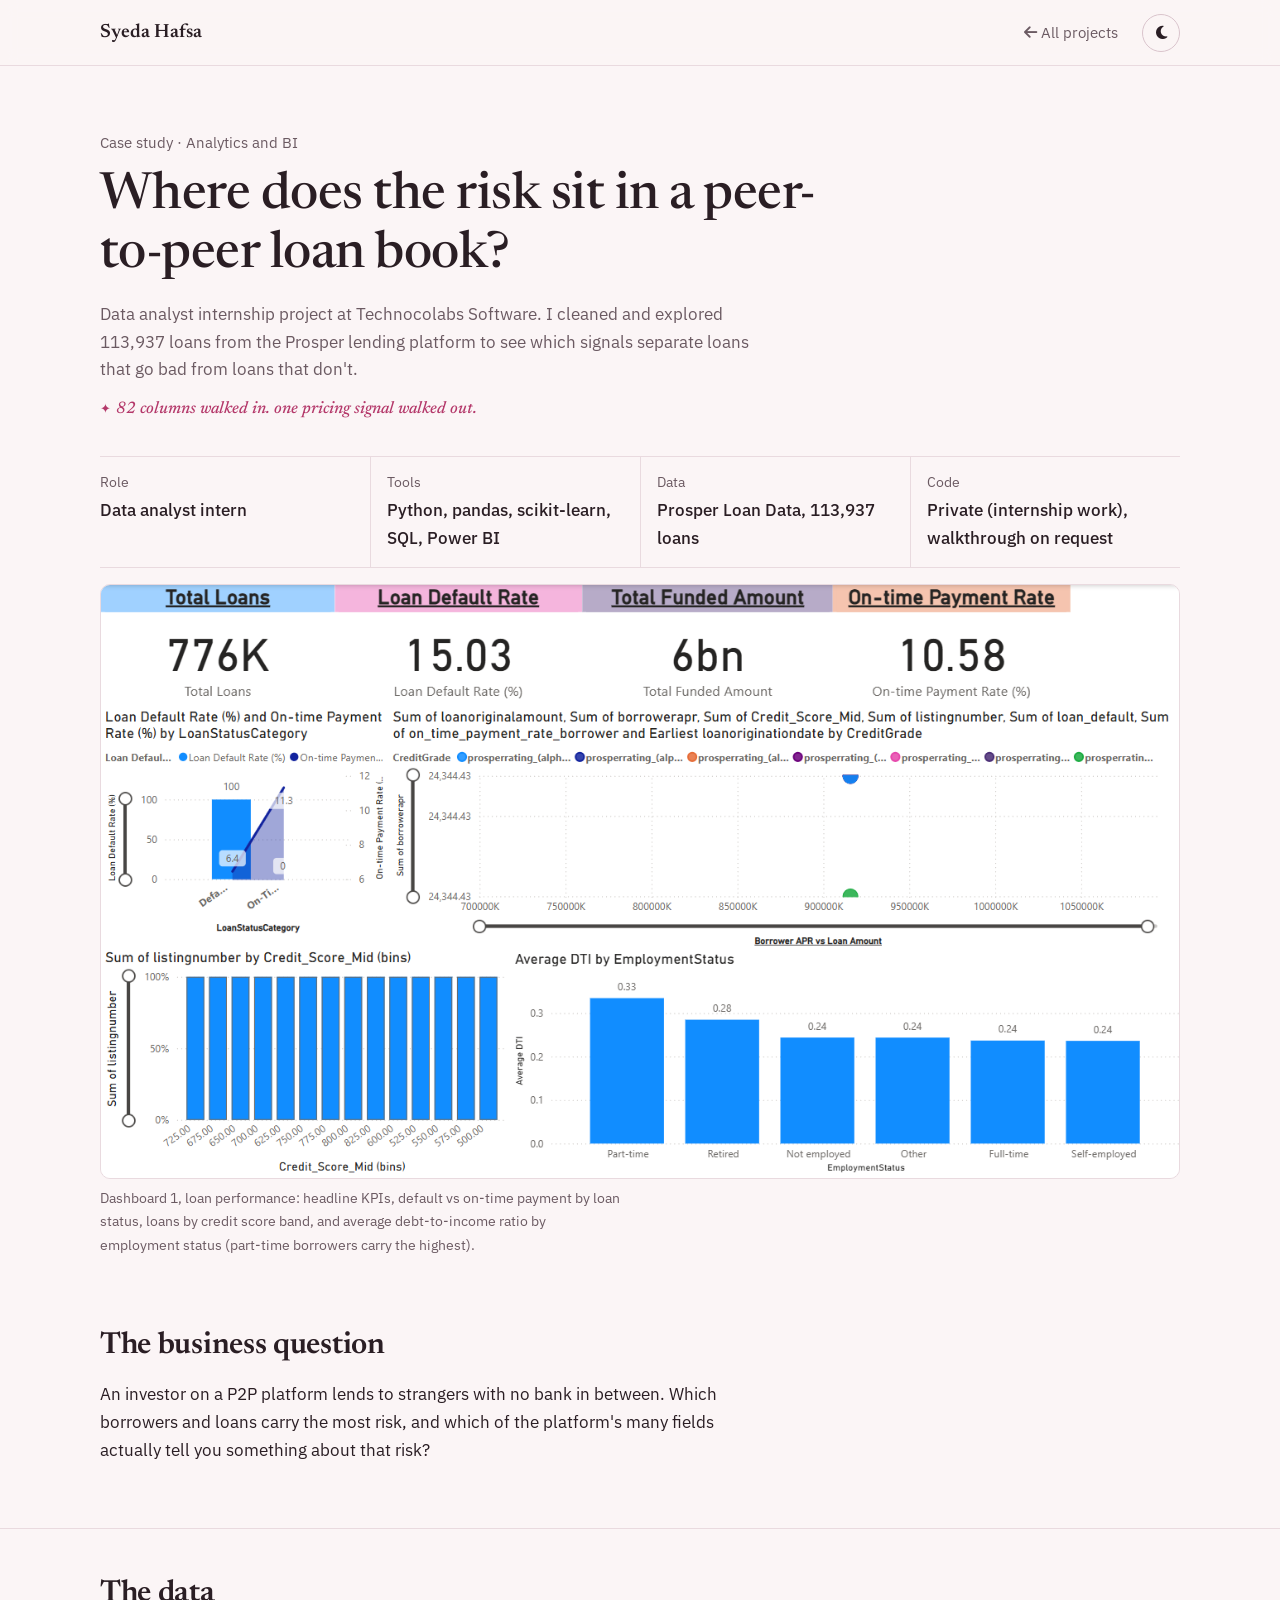
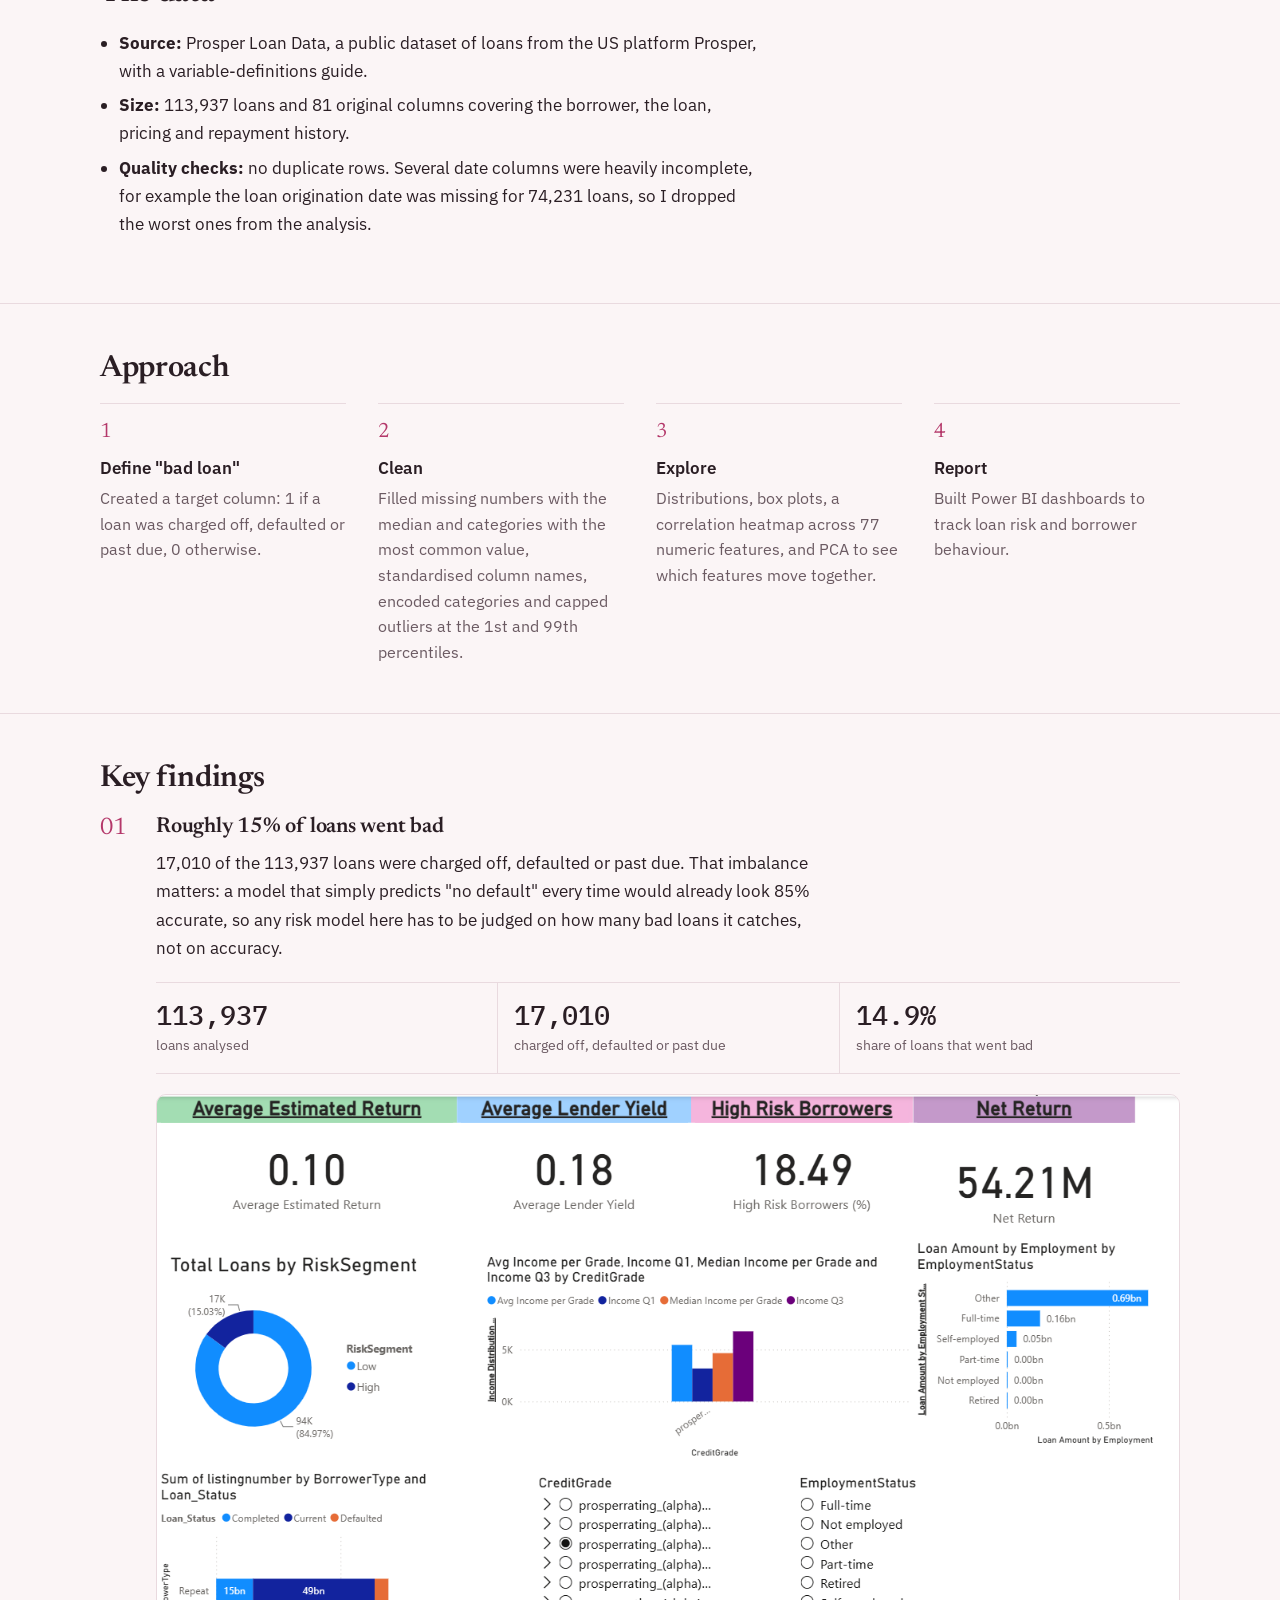
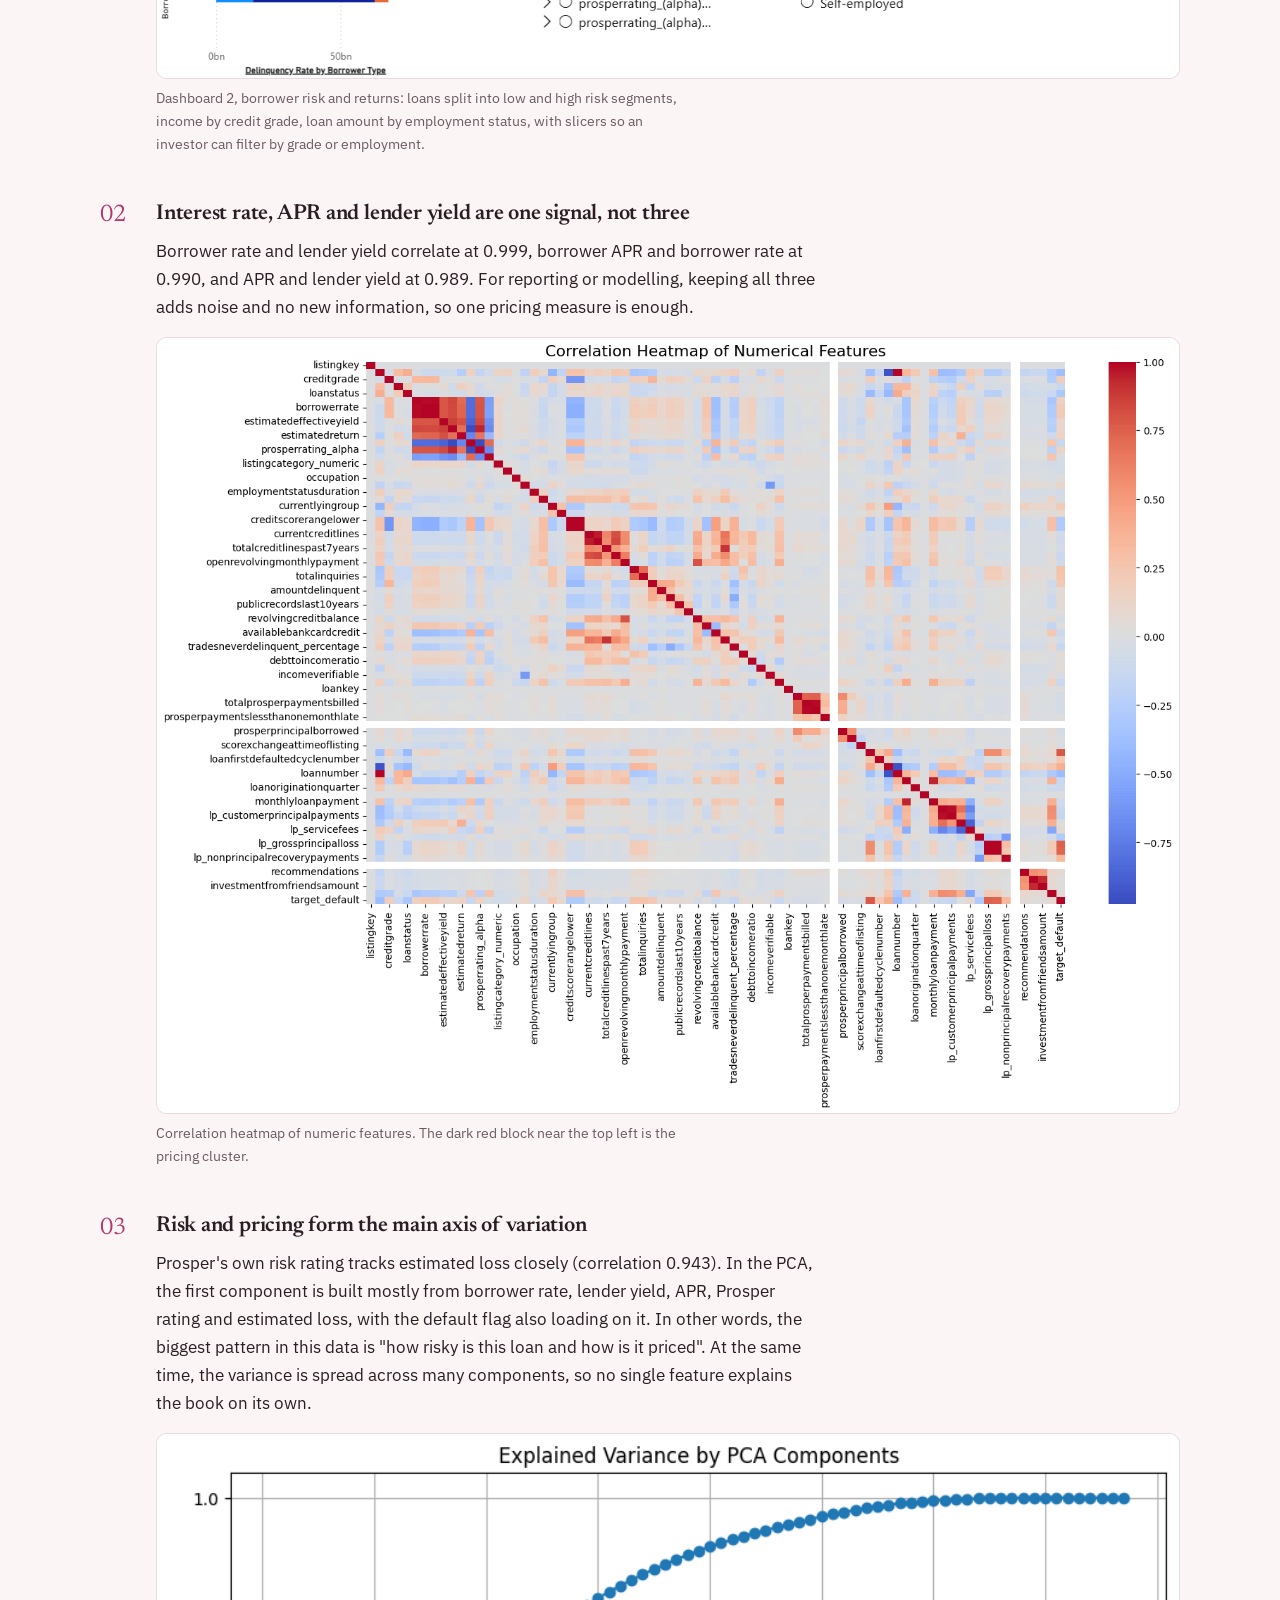
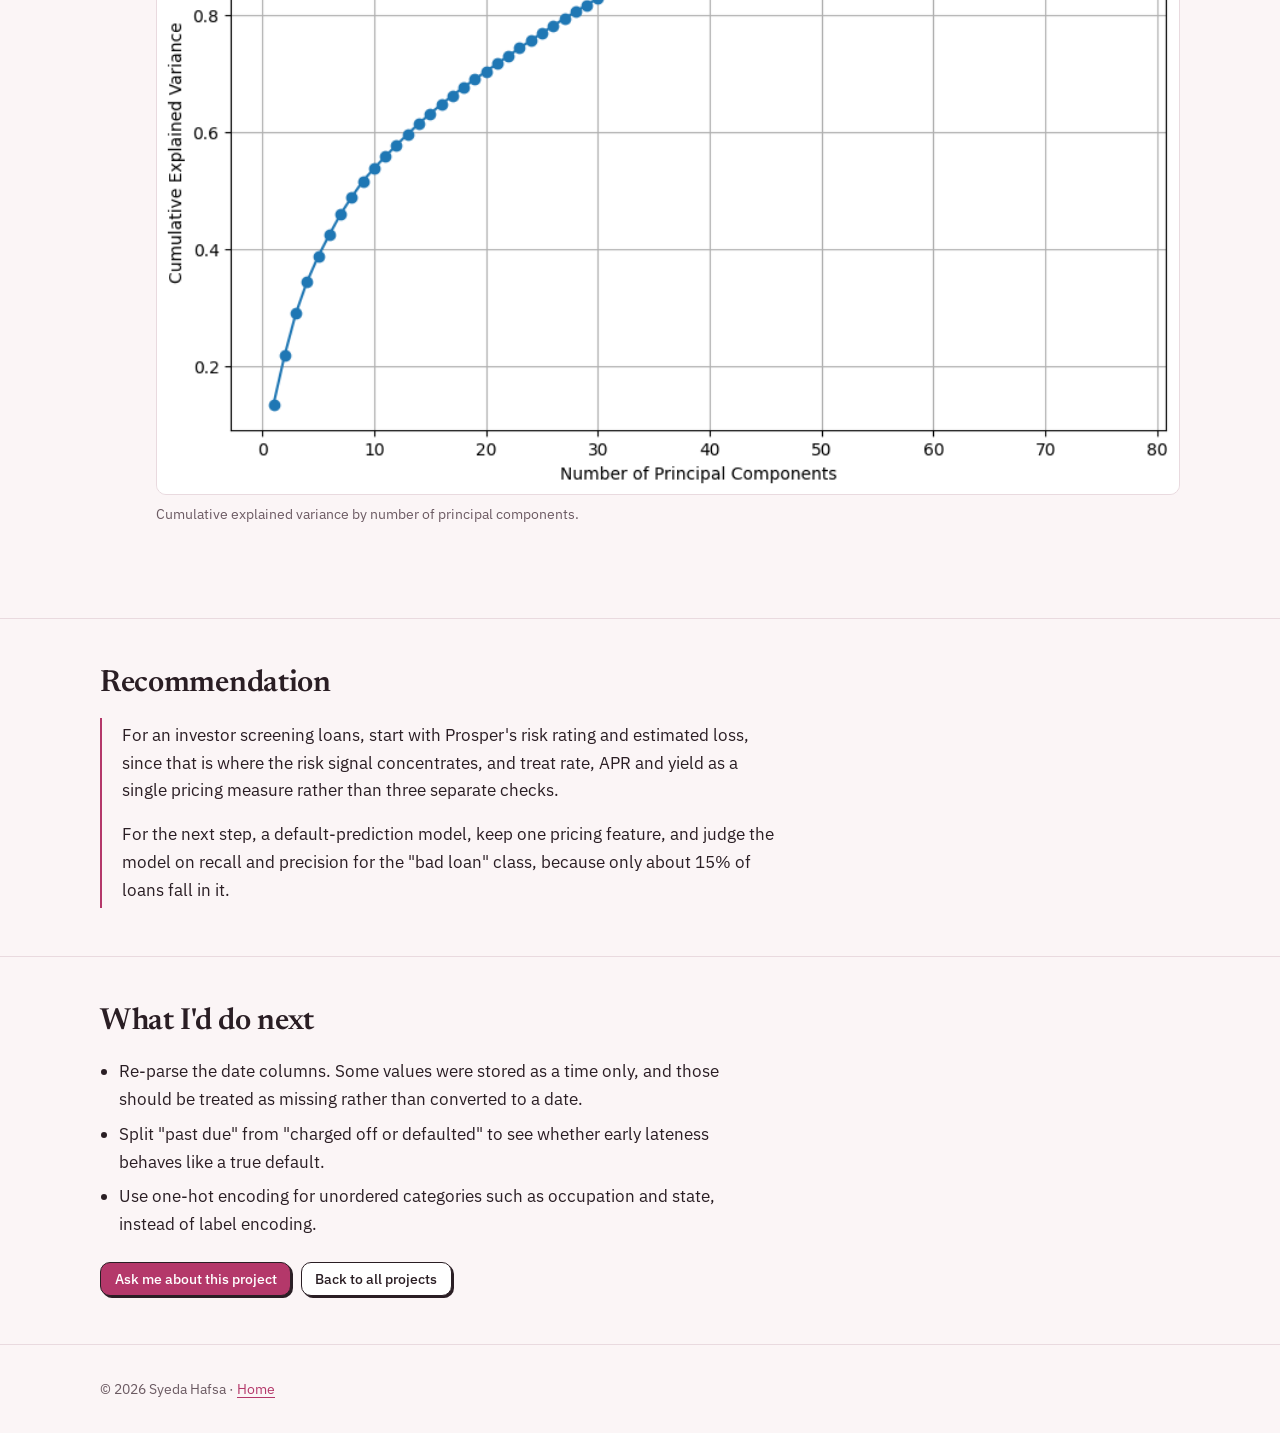
<file: projects/p2p-lending.html>
<!DOCTYPE html>
<html lang="en">
<head>
    <meta charset="UTF-8">
    <meta name="viewport" content="width=device-width, initial-scale=1.0">
    <title>P2P Lending Risk Analysis | Syeda Hafsa</title>
    <meta name="description" content="Case study: exploring default risk in 113,937 Prosper peer-to-peer loans with Python, SQL and Power BI.">
    <meta property="og:type" content="article">
    <meta property="og:title" content="P2P Lending Risk Analysis | Syeda Hafsa">
    <meta property="og:description" content="Exploring default risk in 113,937 Prosper peer-to-peer loans: 14.9% went bad, and the risk rating tracks estimated loss closely (r = 0.94).">
    <meta property="og:url" content="https://syedahafsa135.github.io/projects/p2p-lending.html">
    <meta property="og:image" content="https://syedahafsa135.github.io/assets/images/p2p/correlation-heatmap.png">
    <meta name="twitter:card" content="summary_large_image">
    <meta name="color-scheme" content="light dark">
    <script>
        (function () {
            try {
                var saved = localStorage.getItem('theme');
                if (saved === 'dark' || saved === 'light') document.documentElement.setAttribute('data-theme', saved);
            } catch (e) {}
        })();
    </script>
    <link rel="icon" type="image/svg+xml" href="../favicon.svg">
    <link rel="icon" type="image/png" sizes="32x32" href="../favicon-32x32.png">
    <link rel="preconnect" href="https://fonts.googleapis.com">
    <link rel="preconnect" href="https://fonts.gstatic.com" crossorigin>
    <link href="https://fonts.googleapis.com/css2?family=Newsreader:ital,opsz,wght@0,6..72,500;0,6..72,600;1,6..72,500&family=IBM+Plex+Mono:wght@400;500&family=IBM+Plex+Sans:ital,wght@0,400;0,500;0,600;1,400&display=swap" rel="stylesheet">
    <link rel="stylesheet" href="https://cdnjs.cloudflare.com/ajax/libs/font-awesome/6.4.2/css/all.min.css">
    <link rel="stylesheet" href="../assets/css/style.css?v=7">
</head>
<body>

<a class="skip-link" href="#main">Skip to main content</a>

<header class="topbar">
    <div class="container bar">
        <a class="brand" href="../index.html">Syeda Hafsa</a>
        <a class="back-link" href="../index.html#projects"><i class="fas fa-arrow-left" aria-hidden="true"></i> All projects</a>
        <button class="icon-btn" id="theme-toggle" type="button" aria-label="Switch to dark theme">
            <i class="fas fa-moon" aria-hidden="true"></i>
        </button>
    </div>
</header>

<main id="main" class="cs-body">

<section class="cs-head">
    <div class="container">
        <p class="eyebrow">Case study · Analytics and BI</p>
        <h1>Where does the risk sit in a peer-to-peer loan book?</h1>
        <p class="lede">Data analyst internship project at Technocolabs Software. I cleaned and explored 113,937 loans from the Prosper lending platform to see which signals separate loans that go bad from loans that don't.</p>
        <p class="aside">82 columns walked in. one pricing signal walked out.</p>
        <dl class="cs-meta">
            <div><dt>Role</dt><dd>Data analyst intern</dd></div>
            <div><dt>Tools</dt><dd>Python, pandas, scikit-learn, SQL, Power BI</dd></div>
            <div><dt>Data</dt><dd>Prosper Loan Data, 113,937 loans</dd></div>
            <div><dt>Code</dt><dd>Private (internship work), walkthrough on request</dd></div>
        </dl>

        <!-- Power BI screenshot from Dashboard1_BorrowerRisk.pbix -->
        <figure class="shot">
            <img src="../assets/images/p2p/dashboard-overview.png" alt="Power BI loan performance dashboard: KPI cards for total loans, loan default rate, total funded amount and on-time payment rate, with charts of default and on-time rates by loan status, credit score bins, and average debt-to-income ratio by employment status" width="1302" height="717">
            <figcaption>Dashboard 1, loan performance: headline KPIs, default vs on-time payment by loan status, loans by credit score band, and average debt-to-income ratio by employment status (part-time borrowers carry the highest).</figcaption>
        </figure>
    </div>
</section>

<section class="section">
    <div class="container">
        <h2>The business question</h2>
        <p>An investor on a P2P platform lends to strangers with no bank in between. Which borrowers and loans carry the most risk, and which of the platform's many fields actually tell you something about that risk?</p>
    </div>
</section>

<section class="section">
    <div class="container">
        <h2>The data</h2>
        <ul class="plain">
            <li><strong>Source:</strong> Prosper Loan Data, a public dataset of loans from the US platform Prosper, with a variable-definitions guide.</li>
            <li><strong>Size:</strong> 113,937 loans and 81 original columns covering the borrower, the loan, pricing and repayment history.</li>
            <li><strong>Quality checks:</strong> no duplicate rows. Several date columns were heavily incomplete, for example the loan origination date was missing for 74,231 loans, so I dropped the worst ones from the analysis.</li>
        </ul>
    </div>
</section>

<section class="section">
    <div class="container">
        <h2>Approach</h2>
        <ol class="steps">
            <li><strong>Define "bad loan"</strong><span>Created a target column: 1 if a loan was charged off, defaulted or past due, 0 otherwise.</span></li>
            <li><strong>Clean</strong><span>Filled missing numbers with the median and categories with the most common value, standardised column names, encoded categories and capped outliers at the 1st and 99th percentiles.</span></li>
            <li><strong>Explore</strong><span>Distributions, box plots, a correlation heatmap across 77 numeric features, and PCA to see which features move together.</span></li>
            <li><strong>Report</strong><span>Built Power BI dashboards to track loan risk and borrower behaviour.</span></li>
        </ol>
    </div>
</section>

<section class="section">
    <div class="container">
        <h2>Key findings</h2>

        <article class="finding">
            <span class="finding-num" aria-hidden="true">01</span>
            <div>
                <h3>Roughly 15% of loans went bad</h3>
                <p>17,010 of the 113,937 loans were charged off, defaulted or past due. That imbalance matters: a model that simply predicts "no default" every time would already look 85% accurate, so any risk model here has to be judged on how many bad loans it catches, not on accuracy.</p>
                <div class="stats">
                    <div class="stat"><span class="stat-value">113,937</span><span class="stat-label">loans analysed</span></div>
                    <div class="stat"><span class="stat-value">17,010</span><span class="stat-label">charged off, defaulted or past due</span></div>
                    <div class="stat"><span class="stat-value">14.9%</span><span class="stat-label">share of loans that went bad</span></div>
                </div>
                <!-- Power BI screenshot from Dashboard2_BorrowerRisk.pbix -->
                <figure class="shot">
                    <img src="../assets/images/p2p/dashboard-risk.png" alt="Power BI borrower risk dashboard: KPI cards for average estimated return, average lender yield, high-risk borrower share and net return; a donut of loans by low and high risk segment; income by credit grade; loan amount by employment status; and slicers for credit grade and employment status" width="1282" height="731" loading="lazy">
                    <figcaption>Dashboard 2, borrower risk and returns: loans split into low and high risk segments, income by credit grade, loan amount by employment status, with slicers so an investor can filter by grade or employment.</figcaption>
                </figure>
            </div>
        </article>

        <article class="finding">
            <span class="finding-num" aria-hidden="true">02</span>
            <div>
                <h3>Interest rate, APR and lender yield are one signal, not three</h3>
                <p>Borrower rate and lender yield correlate at 0.999, borrower APR and borrower rate at 0.990, and APR and lender yield at 0.989. For reporting or modelling, keeping all three adds noise and no new information, so one pricing measure is enough.</p>
                <figure class="shot">
                    <img src="../assets/images/p2p/correlation-heatmap.png" alt="Correlation heatmap of the numeric loan features. A dark red block near the top left shows borrower rate, lender yield, APR and estimated return moving together." width="1451" height="1101" loading="lazy">
                    <figcaption>Correlation heatmap of numeric features. The dark red block near the top left is the pricing cluster.</figcaption>
                </figure>
            </div>
        </article>

        <article class="finding">
            <span class="finding-num" aria-hidden="true">03</span>
            <div>
                <h3>Risk and pricing form the main axis of variation</h3>
                <p>Prosper's own risk rating tracks estimated loss closely (correlation 0.943). In the PCA, the first component is built mostly from borrower rate, lender yield, APR, Prosper rating and estimated loss, with the default flag also loading on it. In other words, the biggest pattern in this data is "how risky is this loan and how is it priced". At the same time, the variance is spread across many components, so no single feature explains the book on its own.</p>
                <figure class="shot">
                    <img src="../assets/images/p2p/pca-variance.png" alt="Line chart of cumulative explained variance against number of principal components, rising steadily rather than levelling off early." width="847" height="547" loading="lazy">
                    <figcaption>Cumulative explained variance by number of principal components.</figcaption>
                </figure>
            </div>
        </article>
    </div>
</section>

<section class="section">
    <div class="container">
        <h2>Recommendation</h2>
        <div class="callout">
            <p>For an investor screening loans, start with Prosper's risk rating and estimated loss, since that is where the risk signal concentrates, and treat rate, APR and yield as a single pricing measure rather than three separate checks.</p>
            <p>For the next step, a default-prediction model, keep one pricing feature, and judge the model on recall and precision for the "bad loan" class, because only about 15% of loans fall in it.</p>
        </div>
    </div>
</section>

<section class="section">
    <div class="container">
        <h2>What I'd do next</h2>
        <ul class="plain">
            <li>Re-parse the date columns. Some values were stored as a time only, and those should be treated as missing rather than converted to a date.</li>
            <li>Split "past due" from "charged off or defaulted" to see whether early lateness behaves like a true default.</li>
            <li>Use one-hot encoding for unordered categories such as occupation and state, instead of label encoding.</li>
        </ul>
        <div class="project-buttons">
            <a class="btn primary small" href="../index.html#contact">Ask me about this project</a>
            <a class="btn small" href="../index.html#projects">Back to all projects</a>
        </div>
    </div>
</section>

</main>

<footer>
    <div class="container">
        <p>&copy; <span id="year">2026</span> Syeda Hafsa · <a href="../index.html">Home</a></p>
    </div>
</footer>

<script src="../assets/js/main.js?v=7"></script>
</body>
</html>
</file>
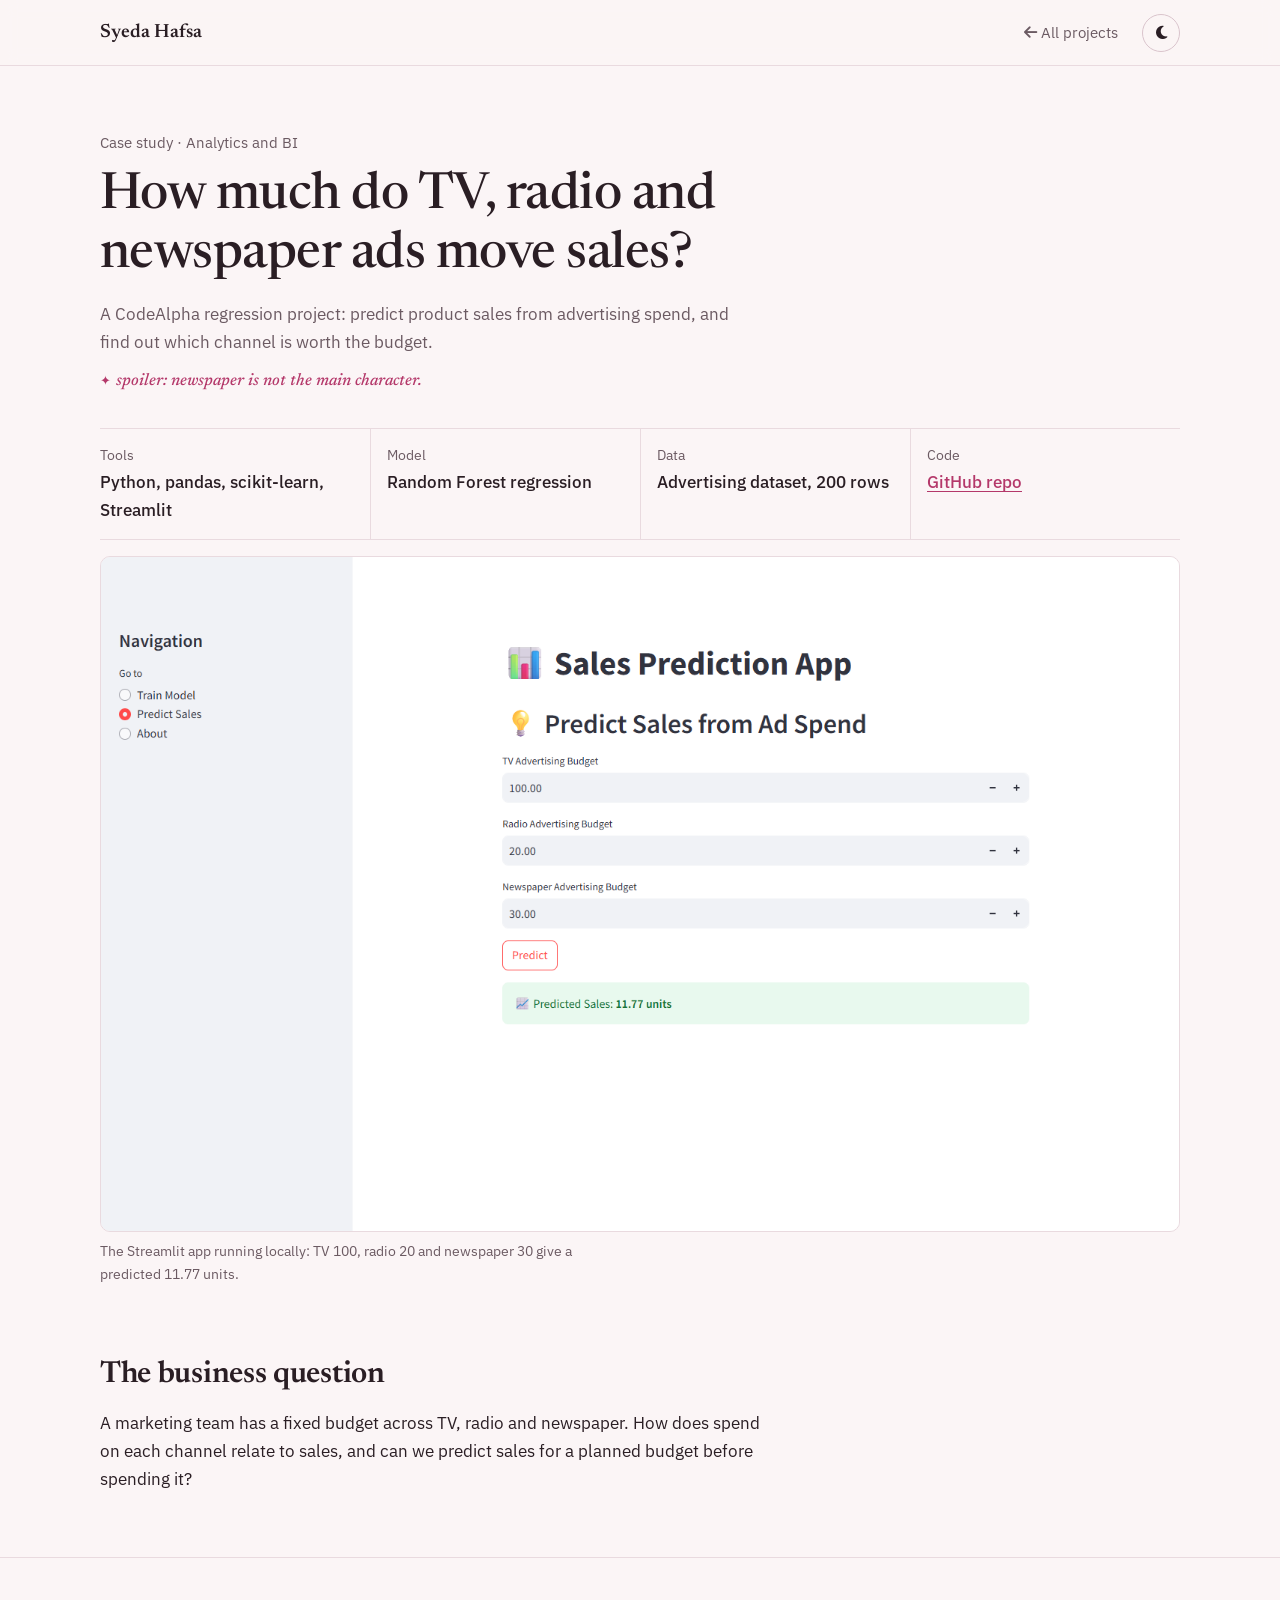
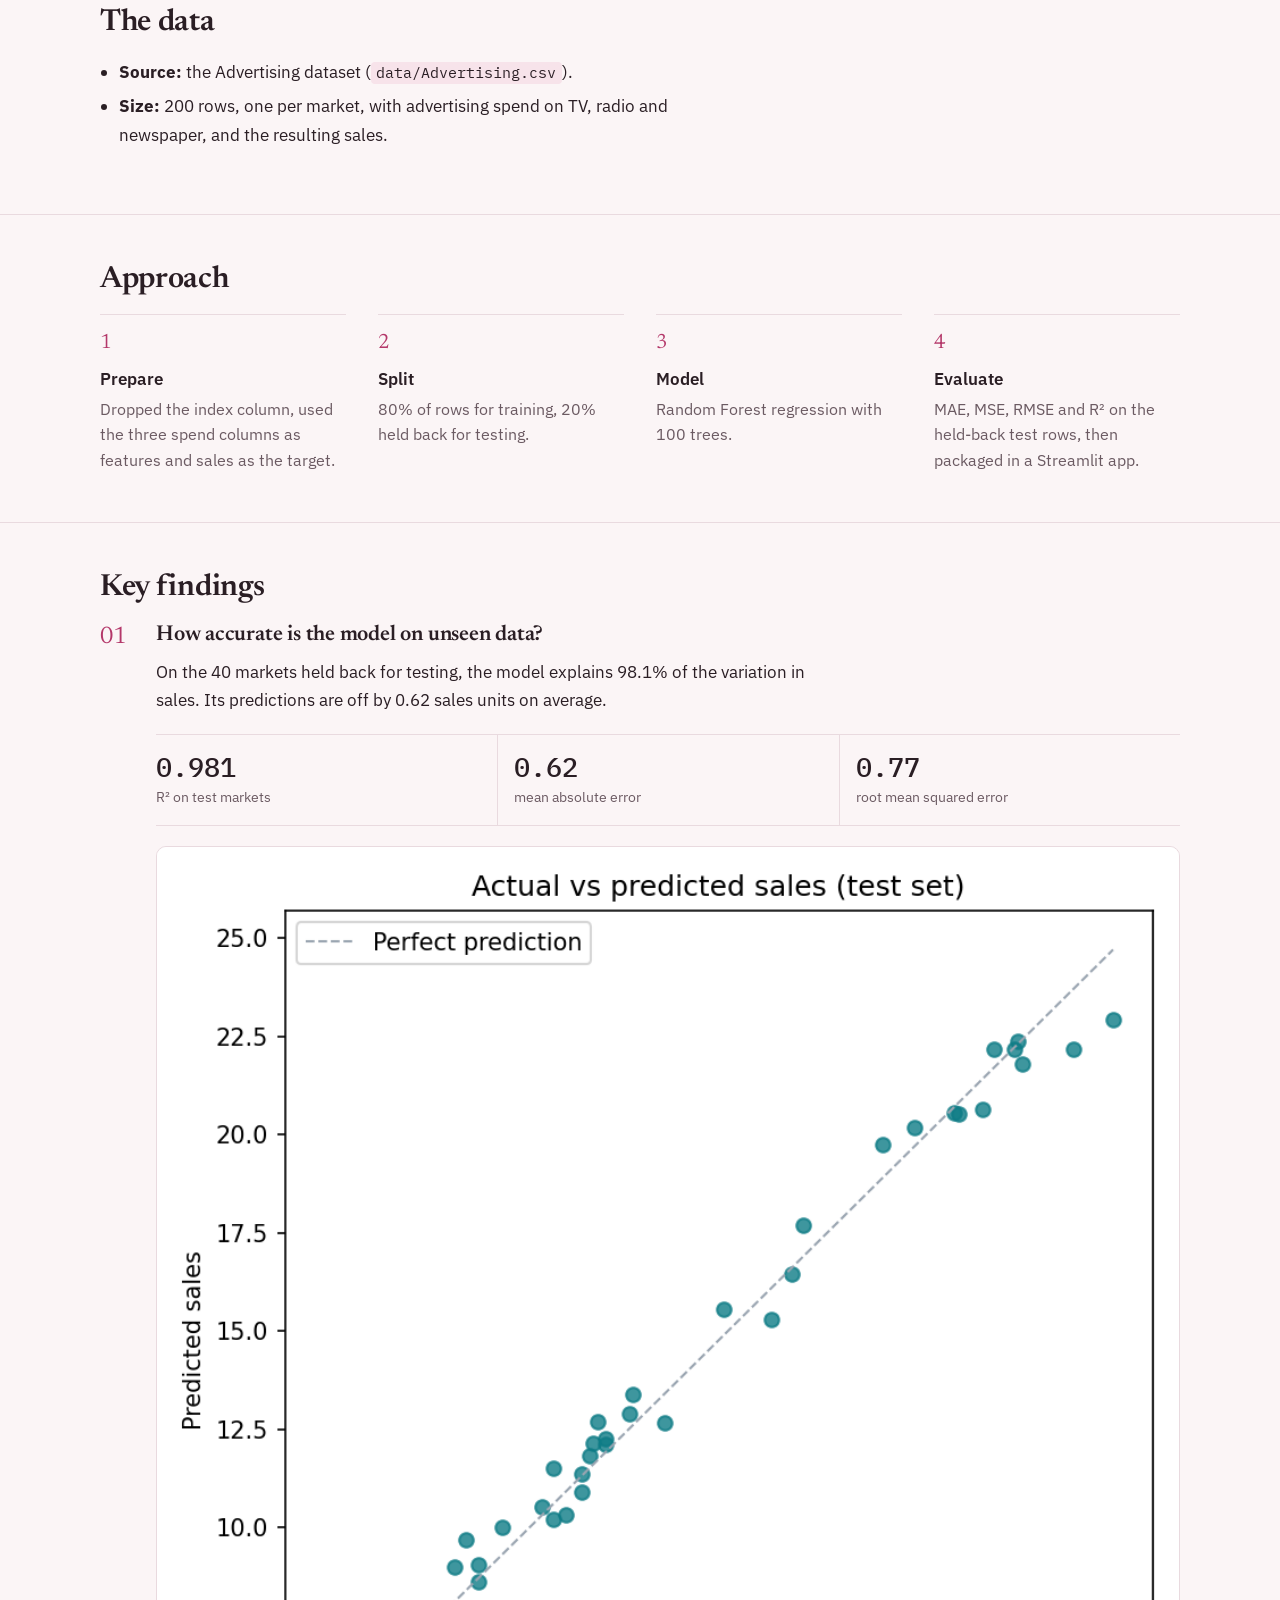
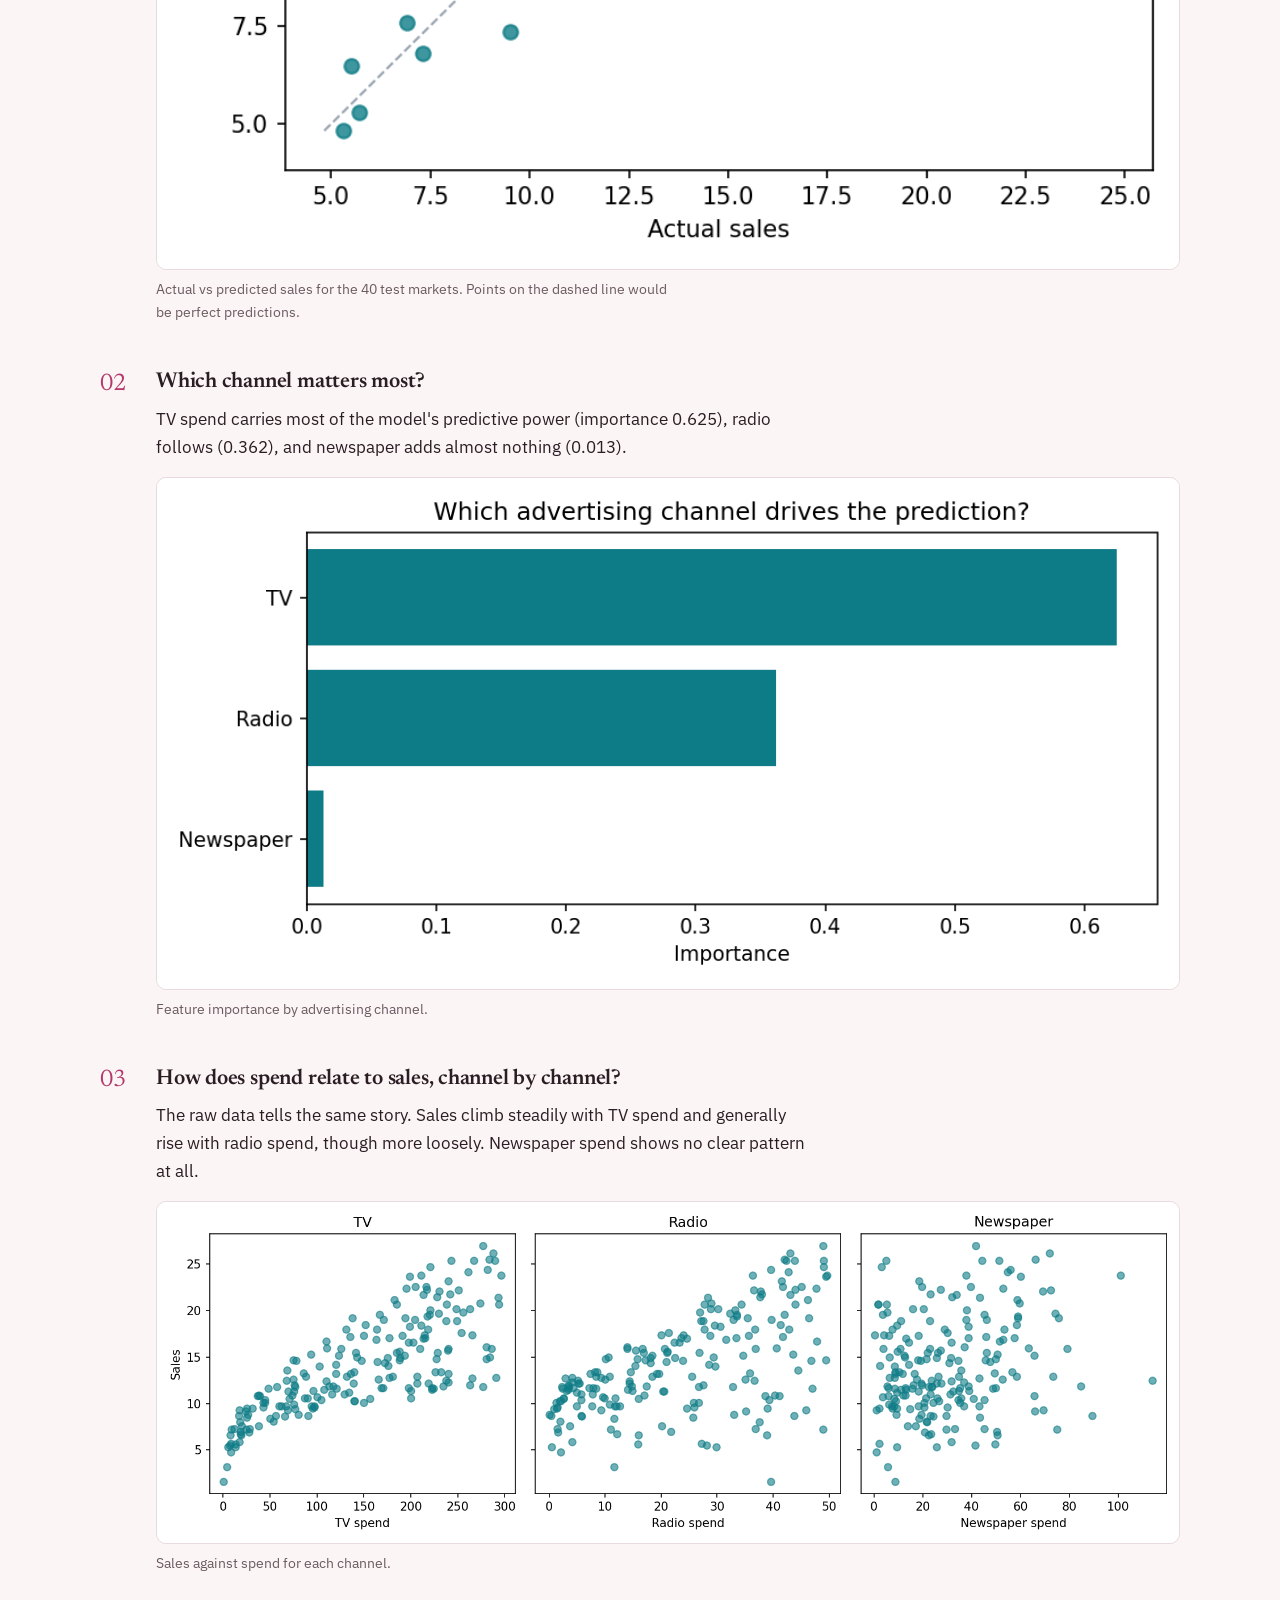
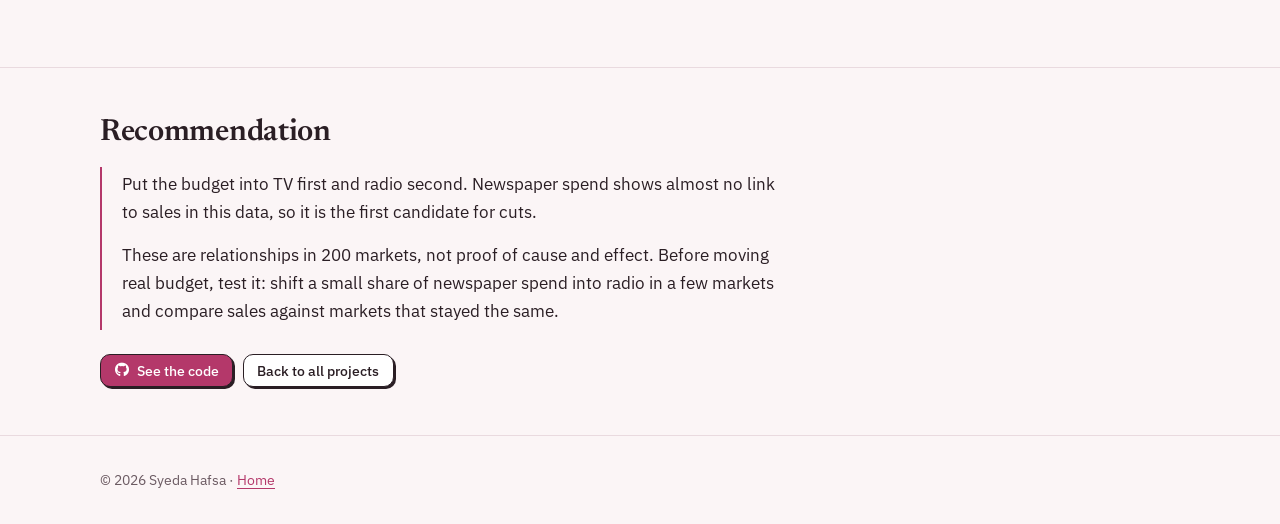
<file: projects/sales-prediction.html>
<!DOCTYPE html>
<html lang="en">
<head>
    <meta charset="UTF-8">
    <meta name="viewport" content="width=device-width, initial-scale=1.0">
    <title>Sales Prediction | Syeda Hafsa</title>
    <meta name="description" content="Case study: predicting sales from TV, radio and newspaper advertising spend with a Random Forest model.">
    <meta property="og:type" content="article">
    <meta property="og:title" content="Sales Prediction | Syeda Hafsa">
    <meta property="og:description" content="Random Forest regression on advertising spend: R² 0.981 on 40 held-out markets. TV and radio drive sales; newspaper barely registers.">
    <meta property="og:url" content="https://syedahafsa135.github.io/projects/sales-prediction.html">
    <meta property="og:image" content="https://syedahafsa135.github.io/assets/images/sales/feature-importance.png">
    <meta name="twitter:card" content="summary_large_image">
    <meta name="color-scheme" content="light dark">
    <script>
        (function () {
            try {
                var saved = localStorage.getItem('theme');
                if (saved === 'dark' || saved === 'light') document.documentElement.setAttribute('data-theme', saved);
            } catch (e) {}
        })();
    </script>
    <link rel="icon" type="image/svg+xml" href="../favicon.svg">
    <link rel="icon" type="image/png" sizes="32x32" href="../favicon-32x32.png">
    <link rel="preconnect" href="https://fonts.googleapis.com">
    <link rel="preconnect" href="https://fonts.gstatic.com" crossorigin>
    <link href="https://fonts.googleapis.com/css2?family=Newsreader:ital,opsz,wght@0,6..72,500;0,6..72,600;1,6..72,500&family=IBM+Plex+Mono:wght@400;500&family=IBM+Plex+Sans:ital,wght@0,400;0,500;0,600;1,400&display=swap" rel="stylesheet">
    <link rel="stylesheet" href="https://cdnjs.cloudflare.com/ajax/libs/font-awesome/6.4.2/css/all.min.css">
    <link rel="stylesheet" href="../assets/css/style.css?v=7">
</head>
<body>

<a class="skip-link" href="#main">Skip to main content</a>

<header class="topbar">
    <div class="container bar">
        <a class="brand" href="../index.html">Syeda Hafsa</a>
        <a class="back-link" href="../index.html#projects"><i class="fas fa-arrow-left" aria-hidden="true"></i> All projects</a>
        <button class="icon-btn" id="theme-toggle" type="button" aria-label="Switch to dark theme">
            <i class="fas fa-moon" aria-hidden="true"></i>
        </button>
    </div>
</header>

<main id="main" class="cs-body">

<section class="cs-head">
    <div class="container">
        <p class="eyebrow">Case study · Analytics and BI</p>
        <h1>How much do TV, radio and newspaper ads move sales?</h1>
        <p class="lede">A CodeAlpha regression project: predict product sales from advertising spend, and find out which channel is worth the budget.</p>
        <p class="aside">spoiler: newspaper is not the main character.</p>
        <dl class="cs-meta">
            <div><dt>Tools</dt><dd>Python, pandas, scikit-learn, Streamlit</dd></div>
            <div><dt>Model</dt><dd>Random Forest regression</dd></div>
            <div><dt>Data</dt><dd>Advertising dataset, 200 rows</dd></div>
            <div><dt>Code</dt><dd><a href="https://github.com/syedahafsa135/CodeAlpha_SalesPrediction" target="_blank" rel="noopener">GitHub repo</a></dd></div>
        </dl>
        <!-- Screenshot of the Streamlit app running locally (default inputs, then Predict) -->
        <figure class="shot">
            <img src="../assets/images/sales/app-screenshot.png" alt="Streamlit app: TV budget 100, radio 20, newspaper 30, with the result Predicted Sales: 11.77 units" width="1440" height="900">
            <figcaption>The Streamlit app running locally: TV 100, radio 20 and newspaper 30 give a predicted 11.77 units.</figcaption>
        </figure>
    </div>
</section>

<section class="section">
    <div class="container">
        <h2>The business question</h2>
        <p>A marketing team has a fixed budget across TV, radio and newspaper. How does spend on each channel relate to sales, and can we predict sales for a planned budget before spending it?</p>
    </div>
</section>

<section class="section">
    <div class="container">
        <h2>The data</h2>
        <ul class="plain">
            <li><strong>Source:</strong> the Advertising dataset (<code>data/Advertising.csv</code>).</li>
            <li><strong>Size:</strong> 200 rows, one per market, with advertising spend on TV, radio and newspaper, and the resulting sales.</li>
        </ul>
    </div>
</section>

<section class="section">
    <div class="container">
        <h2>Approach</h2>
        <ol class="steps">
            <li><strong>Prepare</strong><span>Dropped the index column, used the three spend columns as features and sales as the target.</span></li>
            <li><strong>Split</strong><span>80% of rows for training, 20% held back for testing.</span></li>
            <li><strong>Model</strong><span>Random Forest regression with 100 trees.</span></li>
            <li><strong>Evaluate</strong><span>MAE, MSE, RMSE and R² on the held-back test rows, then packaged in a Streamlit app.</span></li>
        </ol>
    </div>
</section>

<section class="section">
    <div class="container">
        <h2>Key findings</h2>
        <article class="finding">
            <span class="finding-num" aria-hidden="true">01</span>
            <div>
                <h3>How accurate is the model on unseen data?</h3>
                <p>On the 40 markets held back for testing, the model explains 98.1% of the variation in sales. Its predictions are off by 0.62 sales units on average.</p>
                <div class="stats">
                    <div class="stat"><span class="stat-value">0.981</span><span class="stat-label">R² on test markets</span></div>
                    <div class="stat"><span class="stat-value">0.62</span><span class="stat-label">mean absolute error</span></div>
                    <div class="stat"><span class="stat-value">0.77</span><span class="stat-label">root mean squared error</span></div>
                </div>
                <figure class="shot">
                    <img src="../assets/images/sales/actual-vs-predicted.png" alt="Scatter plot of actual against predicted sales for the 40 test markets; the points sit close to the perfect-prediction line" width="900" height="900" loading="lazy">
                    <figcaption>Actual vs predicted sales for the 40 test markets. Points on the dashed line would be perfect predictions.</figcaption>
                </figure>
            </div>
        </article>

        <article class="finding">
            <span class="finding-num" aria-hidden="true">02</span>
            <div>
                <h3>Which channel matters most?</h3>
                <p>TV spend carries most of the model's predictive power (importance 0.625), radio follows (0.362), and newspaper adds almost nothing (0.013).</p>
                <figure class="shot">
                    <img src="../assets/images/sales/feature-importance.png" alt="Bar chart of feature importance: TV 0.625, radio 0.362, newspaper 0.013" width="1050" height="525" loading="lazy">
                    <figcaption>Feature importance by advertising channel.</figcaption>
                </figure>
            </div>
        </article>

        <article class="finding">
            <span class="finding-num" aria-hidden="true">03</span>
            <div>
                <h3>How does spend relate to sales, channel by channel?</h3>
                <p>The raw data tells the same story. Sales climb steadily with TV spend and generally rise with radio spend, though more loosely. Newspaper spend shows no clear pattern at all.</p>
                <figure class="shot">
                    <img src="../assets/images/sales/spend-vs-sales.png" alt="Three scatter plots of sales against spend: a clear upward trend for TV, a looser upward trend for radio, and no clear pattern for newspaper" width="1800" height="600" loading="lazy">
                    <figcaption>Sales against spend for each channel.</figcaption>
                </figure>
            </div>
        </article>
    </div>
</section>

<section class="section">
    <div class="container">
        <h2>Recommendation</h2>
        <div class="callout">
            <p>Put the budget into TV first and radio second. Newspaper spend shows almost no link to sales in this data, so it is the first candidate for cuts.</p>
            <p>These are relationships in 200 markets, not proof of cause and effect. Before moving real budget, test it: shift a small share of newspaper spend into radio in a few markets and compare sales against markets that stayed the same.</p>
        </div>
        <div class="project-buttons">
            <a class="btn primary small" href="https://github.com/syedahafsa135/CodeAlpha_SalesPrediction" target="_blank" rel="noopener"><i class="fab fa-github" aria-hidden="true"></i> See the code</a>
            <a class="btn small" href="../index.html#projects">Back to all projects</a>
        </div>
    </div>
</section>

</main>

<footer>
    <div class="container">
        <p>&copy; <span id="year">2026</span> Syeda Hafsa · <a href="../index.html">Home</a></p>
    </div>
</footer>

<script src="../assets/js/main.js?v=7"></script>
</body>
</html>
</file>
<file: assets/css/style.css>
/* ==========================================================
   Syeda Hafsa | Portfolio stylesheet
   Direction: quiet editorial. Warm pale-pink paper, ink text,
   one rose accent, serif headings, data set in mono.
   ========================================================== */

/* ---------- Tokens: light ---------- */
:root {
    --bg: #FBF5F6;
    --bg-2: #F5EAED;
    --surface: #FFFFFF;
    --ink: #2A1E24;
    --muted: #6B5A62;
    --line: #E9DADF;
    --line-strong: #D9C3CB;

    --accent: #B4386A;          /* 5.6:1 on white */
    --accent-strong: #962B57;
    --accent-soft: #F7E3EA;
    --on-accent: #FFFFFF;

    --c1: #C2457A;              /* chart series 1 */
    --c2: #1F8A78;              /* chart series 2: differs in hue and lightness */
    --track: #F1E4E8;

    --radius: 10px;
    --serif: "Newsreader", Georgia, "Times New Roman", serif;
    --sans: "IBM Plex Sans", "Segoe UI", system-ui, sans-serif;
    --mono: "IBM Plex Mono", ui-monospace, Consolas, monospace;
}

/* ---------- Tokens: dark ---------- */
:root[data-theme="dark"] {
    color-scheme: dark;
    --bg: #1A1518; --bg-2: #201A1E; --surface: #241D22;
    --ink: #F3E9EC; --muted: #BFAEB5; --line: #3A2E35; --line-strong: #4D3D46;
    --accent: #F08DB3; --accent-strong: #F6AFCA; --accent-soft: #3A2430; --on-accent: #1A1518;
    --c1: #F08DB3; --c2: #6FCFBA; --track: #33282E;
}
@media (prefers-color-scheme: dark) {
    :root:not([data-theme="light"]) {
        color-scheme: dark;
        --bg: #1A1518; --bg-2: #201A1E; --surface: #241D22;
        --ink: #F3E9EC; --muted: #BFAEB5; --line: #3A2E35; --line-strong: #4D3D46;
        --accent: #F08DB3; --accent-strong: #F6AFCA; --accent-soft: #3A2430; --on-accent: #1A1518;
        --c1: #F08DB3; --c2: #6FCFBA; --track: #33282E;
    }
}

/* ---------- Base ---------- */
* { box-sizing: border-box; }
html { scroll-behavior: smooth; scroll-padding-top: 4.5rem; }
body {
    margin: 0; background: var(--bg); color: var(--ink);
    font-family: var(--sans); font-size: 1.0625rem; line-height: 1.65;
    -webkit-font-smoothing: antialiased;
}
h1, h2, h3, h4 { font-family: var(--serif); font-weight: 600; line-height: 1.15; letter-spacing: -0.01em; margin: 0; }
p { margin: 0 0 1rem; max-width: 66ch; }
a { color: var(--accent); text-underline-offset: 3px; }
a:hover { color: var(--accent-strong); }
img { max-width: 100%; }
code { font-family: var(--mono); font-size: 0.88em; background: var(--accent-soft); padding: 0.1em 0.35em; border-radius: 4px; }
[hidden] { display: none !important; }
::selection { background: var(--accent-soft); color: var(--ink); }

a:focus-visible, button:focus-visible, input:focus-visible, textarea:focus-visible,
summary:focus-visible, [tabindex]:focus-visible {
    outline: 2px solid var(--accent); outline-offset: 3px; border-radius: 4px;
}

.container { width: min(1080px, 100% - 2.5rem); margin-inline: auto; }

.skip-link {
    position: absolute; left: 1rem; top: -4rem; background: var(--ink); color: var(--bg);
    padding: 0.6rem 1rem; border-radius: 6px; z-index: 100;
}
.skip-link:focus { top: 1rem; }

/* ---------- Top bar ---------- */
.topbar {
    position: sticky; top: 0; z-index: 50;
    background: color-mix(in srgb, var(--bg) 90%, transparent);
    backdrop-filter: blur(8px); -webkit-backdrop-filter: blur(8px);
    border-bottom: 1px solid var(--line);
}
.bar { display: flex; align-items: center; gap: 1.5rem; padding-block: 0.85rem; }
.brand {
    font-family: var(--serif); font-weight: 600; font-size: 1.2rem;
    color: var(--ink); text-decoration: none; margin-right: auto; white-space: nowrap;
}
.topbar nav ul { list-style: none; display: flex; gap: 1.5rem; margin: 0; padding: 0; }
.topbar nav a {
    color: var(--muted); text-decoration: none; font-size: 0.95rem;
    padding-block: 0.25rem; border-bottom: 1.5px solid transparent;
}
.topbar nav a:hover { color: var(--ink); }
.topbar nav a.is-active { color: var(--ink); border-bottom-color: var(--accent); }

.icon-btn {
    width: 38px; height: 38px; border-radius: 50%; flex: none;
    border: 1px solid var(--line-strong); background: transparent; color: var(--ink);
    cursor: pointer; display: grid; place-items: center; font-size: 0.95rem;
}
.icon-btn { transition: transform .25s cubic-bezier(.3,1.6,.5,1), border-color .15s, color .15s; }
.icon-btn:hover { border-color: var(--accent); color: var(--accent); transform: rotate(-18deg) scale(1.08); }
.icon-btn:active { transform: rotate(-18deg) scale(.9); }

/* ---------- Buttons and text links ---------- */
/* Sticker buttons: hover lifts the button and grows its shadow, a click presses it flat. */
.btn {
    display: inline-flex; align-items: center; gap: 0.5rem;
    padding: 0.7rem 1.2rem; border-radius: 10px;
    font-family: var(--sans); font-weight: 500; font-size: 0.98rem; line-height: 1.2;
    text-decoration: none; cursor: pointer;
    border: 1.5px solid var(--ink); background: var(--surface); color: var(--ink);
    box-shadow: 3px 3px 0 var(--ink);
    transition: transform .18s cubic-bezier(.3,1.6,.5,1), box-shadow .18s ease, background-color .15s, color .15s;
}
.btn:hover { transform: translate(-2px, -2px); box-shadow: 5px 5px 0 var(--ink); color: var(--ink); background: var(--accent-soft); }
.btn:active { transform: translate(3px, 3px); box-shadow: 0 0 0 var(--ink); transition-duration: .06s; }
.btn.primary { background: var(--accent); color: var(--on-accent); }
.btn.primary:hover { background: var(--accent-strong); color: var(--on-accent); }
.btn.small { padding: 0.45rem 0.85rem; font-size: 0.9rem; box-shadow: 2px 2px 0 var(--ink); }
.btn.small:hover { box-shadow: 4px 4px 0 var(--ink); }
.btn.small:active { box-shadow: 0 0 0 var(--ink); }
.btn i { transition: transform .2s; }
.btn:hover i { transform: translateY(2px); }

.links { display: flex; flex-wrap: wrap; gap: 0.4rem 1.4rem; margin-top: auto; padding-top: 0.5rem; }
.links a { font-weight: 500; font-size: 0.95rem; text-decoration: none; }
.links a:hover { text-decoration: underline; }
.links a i { font-size: 0.85em; margin-right: 0.3rem; }

/* ---------- Hero ---------- */
.hero { padding-block: clamp(3rem, 9vh, 6rem) clamp(2.5rem, 7vh, 4.5rem); border-bottom: 1px solid var(--line); }
.hero-grid { display: grid; grid-template-columns: 1.5fr 1fr; gap: 4rem; align-items: end; }
.hero-grid > *, .two-col > *, .contact-grid > *, .about-grid > *, .project > * { min-width: 0; }
.hero h1 { font-size: clamp(2.6rem, 6vw, 4.4rem); font-weight: 500; letter-spacing: -0.02em; }
.role { font-size: 1.1rem; color: var(--muted); margin: 0.6rem 0 1.6rem; }
.statement { font-family: var(--serif); font-size: clamp(1.35rem, 2.4vw, 1.75rem); line-height: 1.35; max-width: 30ch; margin-bottom: 1rem; }
.lede { color: var(--muted); font-size: 1.05rem; }
.actions { display: flex; gap: 0.75rem; flex-wrap: wrap; margin-top: 1.6rem; }

.glance { margin: 0; border-top: 1px solid var(--ink); }
.glance div { display: grid; grid-template-columns: 6.5rem 1fr; gap: 1rem; padding: 0.8rem 0; border-bottom: 1px solid var(--line); }
.glance dt { color: var(--muted); font-size: 0.9rem; }
.glance dd { margin: 0; font-size: 0.97rem; }
.glance .social { display: flex; gap: 1rem; }
.glance .social a { text-decoration: none; }

/* ---------- Sections ---------- */
.section { padding-block: clamp(3rem, 7vw, 5rem); }
.section.tint { background: var(--bg-2); }
.section-head { display: grid; grid-template-columns: 1fr 1.6fr; gap: 1rem 3rem; align-items: baseline; margin-bottom: 2rem; }
.section h2 { font-size: clamp(1.9rem, 3.6vw, 2.5rem); }
.section-head p { color: var(--muted); margin: 0; }
.sub-head { font-family: var(--sans); font-size: 0.95rem; font-weight: 600; margin: 0 0 1rem; }

/* ---------- About ---------- */
.about-grid { display: grid; grid-template-columns: 200px 1fr; gap: 3rem; align-items: start; }
.profile-photo, .avatar { width: 200px; height: 240px; object-fit: cover; border-radius: var(--radius); }
.avatar {
    display: grid; place-items: center; background: var(--accent-soft); color: var(--accent);
    font-family: var(--serif); font-size: 3.5rem; font-weight: 500;
}
.about-text p { font-size: 1.06rem; }

.approach { list-style: none; counter-reset: step; margin: 2.5rem 0 0; padding: 0; display: grid; grid-template-columns: repeat(2, 1fr); gap: 1.5rem 3rem; }
.approach li { counter-increment: step; position: relative; padding-left: 2.25rem; }
.approach li::before { content: counter(step); position: absolute; left: 0; top: -0.1rem; font-family: var(--serif); font-size: 1.4rem; color: var(--accent); line-height: 1.2; }
.approach strong { display: block; font-weight: 600; margin-bottom: 0.2rem; }
.approach span { display: block; }
.approach span { color: var(--muted); font-size: 0.97rem; }

/* ---------- Results dashboard ---------- */
.dash { background: var(--surface); border: 1px solid var(--line); border-radius: var(--radius); padding: clamp(1rem, 3vw, 2rem); }
.tabs { display: flex; gap: 1.5rem; overflow-x: auto; border-bottom: 1px solid var(--line); margin-bottom: 1.5rem; scrollbar-width: thin; }
.tab {
    flex: none; font-family: var(--sans); font-size: 0.95rem; cursor: pointer;
    padding: 0.4rem 0 0.75rem; border: 0; border-bottom: 2px solid transparent; margin-bottom: -1px;
    background: none; color: var(--muted);
}
.tab:hover { color: var(--ink); }
.tab[aria-selected="true"] { color: var(--ink); border-bottom-color: var(--accent); font-weight: 600; }

.panel-head { margin-bottom: 1.25rem; }
.panel-head h3 { font-size: clamp(1.3rem, 2.6vw, 1.6rem); }
.panel-head p { color: var(--muted); margin: 0.35rem 0 0; font-size: 0.97rem; }

.kpis { display: grid; grid-template-columns: repeat(auto-fit, minmax(140px, 1fr)); margin: 0 0 1.5rem; border-block: 1px solid var(--line); }
.kpi { padding: 1rem 1.1rem 1rem 0; }
.kpi + .kpi { padding-left: 1.1rem; border-left: 1px solid var(--line); }
.kpi-value { display: block; font-family: var(--mono); font-weight: 500; font-size: clamp(1.4rem, 2.6vw, 1.75rem); line-height: 1.15; color: var(--ink); }
.kpi-label { display: block; font-size: 0.86rem; color: var(--muted); margin-top: 0.25rem; }

.charts { display: grid; grid-template-columns: repeat(auto-fit, minmax(300px, 1fr)); gap: 2rem 2.5rem; }
.chart-card { min-width: 0; }
.chart-card h4 { font-family: var(--sans); font-size: 1rem; font-weight: 600; margin-bottom: 0.2rem; }
.chart-note { color: var(--muted); font-size: 0.9rem; margin-bottom: 1rem; }

.legend { display: flex; flex-wrap: wrap; gap: 0.4rem 1.1rem; list-style: none; padding: 0; margin: 0 0 0.9rem; font-size: 0.86rem; color: var(--muted); }
.legend li { display: inline-flex; align-items: center; gap: 0.45rem; }
.swatch { width: 10px; height: 10px; border-radius: 2px; display: inline-block; flex: none; }
.swatch.s1 { background: var(--c1); }
.swatch.s2 { background: var(--c2); }

.bars { list-style: none; margin: 0; padding: 0; display: grid; gap: 0.5rem; }
.bar-row {
    position: relative; display: grid; grid-template-columns: minmax(7rem, 38%) 1fr 3.2rem;
    align-items: center; gap: 0.7rem; font-size: 0.88rem; padding: 0.15rem 0.25rem; border-radius: 4px;
}
.bar-row:hover, .bar-row:focus-visible, .group-row:hover, .group-row:focus-visible { background: var(--accent-soft); }
.bar-label { color: var(--ink); line-height: 1.3; }
.bar-track { height: 8px; border-radius: 0 4px 4px 0; background: var(--track); overflow: hidden; }
.bar-fill { display: block; height: 100%; width: 0; border-radius: 0 4px 4px 0; background: var(--c1); transition: width .7s cubic-bezier(.2,.8,.2,1); }
.bar-fill.s2 { background: var(--c2); }
.is-drawn .bar-fill { width: var(--w); }
.bar-val { font-family: var(--mono); font-size: 0.82rem; color: var(--ink); text-align: right; }

.group-row { position: relative; display: grid; grid-template-columns: minmax(6rem, 30%) 1fr; gap: 0.7rem; align-items: center; font-size: 0.88rem; padding: 0.2rem 0.25rem; border-radius: 4px; }
.group-lines { display: grid; gap: 3px; }
.group-line { display: grid; grid-template-columns: 1fr 3rem; gap: 0.6rem; align-items: center; }

.stack-bar { display: flex; gap: 2px; height: 26px; margin: 0.3rem 0 1rem; }
.stack-seg { width: 0; background: var(--c2); transition: width .8s cubic-bezier(.2,.8,.2,1); }
.stack-seg:first-child { border-radius: 4px 0 0 4px; }
.stack-seg:last-child { border-radius: 0 4px 4px 0; }
.stack-seg.s1 { background: var(--c1); }
.is-drawn .stack-seg { width: var(--w); }

.tip {
    position: absolute; left: 50%; bottom: calc(100% + 6px); translate: -50% 3px; z-index: 5;
    background: var(--ink); color: var(--bg); font-size: 0.8rem; line-height: 1.35;
    padding: 0.4rem 0.6rem; border-radius: 6px; width: max-content; max-width: 260px;
    opacity: 0; pointer-events: none; transition: opacity .15s, translate .15s;
}
.bar-row:hover .tip, .bar-row:focus-visible .tip, .group-row:hover .tip, .group-row:focus-visible .tip { opacity: 1; translate: -50% 0; }

.data-table { margin-top: 0.9rem; font-size: 0.86rem; }
.data-table summary { cursor: pointer; color: var(--accent); width: max-content; }
.table-wrap { overflow-x: auto; margin-top: 0.5rem; }
.data-table table { border-collapse: collapse; width: 100%; }
.data-table th, .data-table td { text-align: left; padding: 0.35rem 0.6rem; border-bottom: 1px solid var(--line); }
.data-table th { font-weight: 600; color: var(--muted); }
.data-table td.num { font-family: var(--mono); text-align: right; }

.gestures { list-style: none; margin: 0; padding: 0; display: grid; grid-template-columns: repeat(auto-fit, minmax(220px, 1fr)); border-top: 1px solid var(--line); }
.gestures li { padding: 0.75rem 1rem 0.75rem 0; border-bottom: 1px solid var(--line); font-size: 0.92rem; }
.gestures strong { display: block; font-weight: 600; }
.gestures span { color: var(--muted); }

.panel-foot { display: flex; flex-wrap: wrap; gap: 0.5rem 1.4rem; margin-top: 1.5rem; align-items: center; }
.panel-foot a { font-weight: 500; text-decoration: none; font-size: 0.95rem; }
.panel-foot a:hover { text-decoration: underline; }
.panel-foot .fine { color: var(--muted); font-size: 0.85rem; margin: 0; }

/* ---------- Projects ---------- */
.filters { display: flex; gap: 0.5rem; flex-wrap: wrap; margin-bottom: 1rem; }
.filter {
    font-family: var(--sans); font-size: 0.9rem; cursor: pointer;
    padding: 0.4rem 0.9rem; border-radius: 999px;
    border: 1px solid var(--line-strong); background: transparent; color: var(--muted);
}
.filter:hover { color: var(--ink); border-color: var(--ink); }
.filter.is-active { background: var(--ink); border-color: var(--ink); color: var(--bg); }

.project-list { list-style: none; margin: 0; padding: 0; }
.project {
    display: grid; grid-template-columns: 1.25fr 1fr; gap: 2.5rem; align-items: start;
    padding-block: 2.5rem; border-bottom: 1px solid var(--line);
}
.project:first-child { border-top: 1px solid var(--line); }
.project-text { display: flex; flex-direction: column; height: 100%; }
.project h3 { font-size: clamp(1.45rem, 2.6vw, 1.8rem); margin-bottom: 0.4rem; }
.project h3 a { color: inherit; text-decoration: none; }
.project h3 a:hover { color: var(--accent); }
.tools { font-family: var(--mono); font-size: 0.8rem; color: var(--muted); margin-bottom: 1rem; }
.project .question { font-weight: 500; margin-bottom: 0.6rem; }
.project p { font-size: 0.99rem; }
.project .desc { color: var(--muted); }
.result { border-left: 2px solid var(--accent); padding-left: 1rem; }
.result strong { font-weight: 600; }
.contrib { margin-bottom: 0.3rem; font-weight: 500; }
.contrib-list { margin: 0 0 1rem; padding-left: 1.2rem; color: var(--muted); font-size: 0.97rem; }
.private-note { font-size: 0.88rem; color: var(--muted); margin: 0.75rem 0 0; }
.private-note i { margin-right: 0.3rem; }

.project-figure { margin: 0; }
.project-figure .frame {
    display: block; background: #fff; border: 1px solid var(--line); border-radius: var(--radius);
    aspect-ratio: 4 / 3; padding: 0.75rem; overflow: hidden;
}
.project-figure img { width: 100%; height: 100%; object-fit: contain; display: block; }
.project-figure figcaption { color: var(--muted); font-size: 0.85rem; margin-top: 0.5rem; }

/* Numbers panel for projects without a chart image */
.mini {
    margin: 0; display: grid; grid-template-columns: 1fr 1fr;
    background: var(--surface); border: 1px solid var(--line); border-radius: var(--radius);
}
.mini div { padding: 1.1rem 1.2rem; border-bottom: 1px solid var(--line); }
.mini div:nth-child(odd) { border-right: 1px solid var(--line); }
.mini div:nth-last-child(-n+2) { border-bottom: 0; }
.mini dt { font-size: 0.85rem; color: var(--muted); }
.mini dd { margin: 0.2rem 0 0; font-family: var(--mono); font-size: 1.5rem; font-weight: 500; }

/* ---------- Experience ---------- */
.two-col { display: grid; grid-template-columns: 1fr 1fr; gap: 3.5rem; }
.timeline { list-style: none; margin: 0; padding: 0; }
.timeline > li { padding: 1.1rem 0; border-top: 1px solid var(--line); }
.timeline > li:last-child { border-bottom: 1px solid var(--line); }
.timeline h4 { font-family: var(--sans); font-size: 1.05rem; font-weight: 600; }
.when { font-size: 0.9rem; color: var(--muted); margin: 0.15rem 0 0.5rem; }
.timeline ul { margin: 0; padding-left: 1.1rem; color: var(--muted); font-size: 0.97rem; }

/* ---------- Skills ---------- */
.skills-table { display: grid; grid-template-columns: repeat(3, 1fr); gap: 2.5rem; }
.skill-column h3 { font-family: var(--sans); font-size: 1rem; font-weight: 600; padding-bottom: 0.6rem; margin-bottom: 0.8rem; border-bottom: 1px solid var(--ink); }
.skill-list { list-style: none; margin: 0; padding: 0; }
.skill-list li { padding: 0.3rem 0; color: var(--ink); font-size: 0.98rem; }
.lang-line { margin-top: 2rem; color: var(--muted); }

/* ---------- Contact ---------- */
.contact-grid { display: grid; grid-template-columns: 1fr 1.2fr; gap: 3.5rem; align-items: start; }
.email-row { display: flex; align-items: center; gap: 0.75rem; flex-wrap: wrap; font-weight: 500; margin: 1.25rem 0 0.25rem; overflow-wrap: anywhere; }
.copy-status { min-height: 1.5rem; color: var(--accent); font-size: 0.9rem; margin: 0; }
.contact-links { display: flex; gap: 1.25rem; flex-wrap: wrap; }
.contact-links a { text-decoration: none; font-weight: 500; }
.contact-links a:hover { text-decoration: underline; }

.contact-form { background: var(--surface); border: 1px solid var(--line); border-radius: var(--radius); padding: 1.75rem; }
.form-group { margin-bottom: 1.1rem; }
.form-group label { display: block; font-weight: 500; font-size: 0.93rem; margin-bottom: 0.35rem; }
.form-group input, .form-group textarea {
    width: 100%; padding: 0.7rem 0.85rem; font: inherit; color: var(--ink);
    background: var(--bg); border: 1px solid var(--line-strong); border-radius: 8px;
}
.form-group input:focus, .form-group textarea:focus { border-color: var(--accent); }
.honey { position: absolute; left: -9999px; opacity: 0; height: 0; width: 0; }

/* ---------- Case-study pages ---------- */
.back-link { color: var(--muted); text-decoration: none; font-size: 0.95rem; white-space: nowrap; }
.back-link:hover { color: var(--ink); }

.cs-head { padding-block: clamp(2.5rem, 6vw, 4rem) 1.5rem; }
.eyebrow { color: var(--muted); font-size: 0.95rem; margin-bottom: 0.75rem; }
.cs-head h1 { font-size: clamp(2.1rem, 4.6vw, 3.2rem); font-weight: 500; margin-bottom: 1rem; max-width: 24ch; }
.cs-meta {
    display: grid; grid-template-columns: repeat(auto-fit, minmax(170px, 1fr)); gap: 0;
    margin: 2rem 0 0; border-block: 1px solid var(--line);
}
.cs-meta div { padding: 0.9rem 1rem 0.9rem 0; }
.cs-meta div + div { padding-left: 1rem; border-left: 1px solid var(--line); }
.cs-meta dt { font-size: 0.85rem; color: var(--muted); }
.cs-meta dd { margin: 0.15rem 0 0; font-weight: 500; }

.cs-body .section { padding-block: clamp(2rem, 5vw, 3rem); }
.cs-body .section + .section { border-top: 1px solid var(--line); }
.cs-body .section h2 { font-size: clamp(1.5rem, 3vw, 1.9rem); margin-bottom: 1rem; }

.steps { list-style: none; margin: 0; padding: 0; counter-reset: step; display: grid; grid-template-columns: repeat(auto-fit, minmax(220px, 1fr)); gap: 1.25rem 2rem; }
.steps li { counter-increment: step; display: flex; flex-direction: column; gap: 0.25rem; padding-top: 0.75rem; border-top: 1px solid var(--line); }
.steps li::before { content: counter(step); font-family: var(--serif); font-size: 1.3rem; color: var(--accent); }
.steps strong { font-weight: 600; }
.steps span { color: var(--muted); font-size: 0.97rem; }

.stats { display: grid; grid-template-columns: repeat(auto-fit, minmax(160px, 1fr)); margin: 1.25rem 0; border-block: 1px solid var(--line); }
.stat { padding: 1rem 1rem 1rem 0; }
.stat + .stat { padding-left: 1rem; border-left: 1px solid var(--line); }
.stat-value { display: block; font-family: var(--mono); font-size: 1.7rem; font-weight: 500; line-height: 1.15; }
.stat-label { display: block; color: var(--muted); font-size: 0.88rem; margin-top: 0.25rem; }

.finding { display: grid; grid-template-columns: 2.5rem 1fr; gap: 0 1rem; margin-bottom: 2.75rem; }
.finding-num { font-family: var(--serif); font-size: 1.5rem; color: var(--accent); line-height: 1.3; }
.finding h3 { font-size: 1.35rem; margin: 0.1rem 0 0.6rem; }
.finding > div { min-width: 0; }

.shot { margin: 1rem 0 0; }
.shot img { display: block; width: 100%; height: auto; border-radius: var(--radius); border: 1px solid var(--line); background: #fff; }
.shot figcaption { color: var(--muted); font-size: 0.88rem; margin-top: 0.5rem; max-width: 66ch; }
.gallery { display: grid; grid-template-columns: repeat(auto-fit, minmax(min(440px, 100%), 1fr)); gap: 1.5rem 2rem; margin-top: 1.5rem; }
.gallery .shot { margin: 0; }
.wide-shot { max-width: 900px; }
.shot img { transition: transform .25s cubic-bezier(.3,1.4,.5,1), box-shadow .25s; }
.shot img:hover { transform: translate(-3px, -3px); box-shadow: 6px 6px 0 var(--accent-soft); }
.shot-missing {
    display: grid; place-items: center; text-align: center; min-height: 160px; padding: 1rem;
    border: 1px dashed var(--line-strong); border-radius: var(--radius); color: var(--muted);
    font-family: var(--mono); font-size: 0.85rem; overflow-wrap: anywhere;
}

.callout { border-left: 2px solid var(--accent); padding: 0.25rem 0 0.25rem 1.25rem; }
.callout p { font-size: 1.05rem; }
.callout p:last-child, .callout ul:last-child { margin-bottom: 0; }
.project-buttons { display: flex; gap: 0.6rem; flex-wrap: wrap; margin-top: 1.5rem; }
.cs-body ul.plain { padding-left: 1.2rem; max-width: 66ch; }
.cs-body ul.plain li { margin-bottom: 0.4rem; }
.pending { color: var(--muted); font-style: italic; }

/* ---------- Personality notes ----------
   One playful line per section, set as a quiet italic aside.
   Never used inside technical results. */
.aside {
    font-family: var(--serif); font-style: italic; font-weight: 500;
    color: var(--accent); font-size: 1.05rem; margin: -0.25rem 0 1.25rem;
}
.aside::before { content: "✦"; font-style: normal; font-size: 0.8em; }
.section-head .aside { grid-column: 2; margin: 0.25rem 0 0; }
.hero .aside { margin-top: 1.25rem; }

.open-to {
    display: inline-flex; align-items: center; gap: 0.5rem; flex-wrap: wrap;
    font-size: 0.95rem; color: var(--ink); background: var(--accent-soft);
    padding: 0.45rem 0.85rem; border-radius: 8px; margin: 0 0 1.25rem;
}
.open-to strong { font-weight: 600; }

/* ---------- Case-study tables and charts ---------- */
.cs-table { border-collapse: collapse; width: 100%; font-size: 0.93rem; margin: 1.5rem 0 2.5rem; }
.cs-table caption { text-align: left; color: var(--muted); font-size: 0.88rem; padding-bottom: 0.6rem; caption-side: top; }
.cs-table th, .cs-table td { text-align: left; padding: 0.55rem 0.75rem 0.55rem 0; border-bottom: 1px solid var(--line); vertical-align: top; }
.cs-table thead th { color: var(--muted); font-weight: 600; font-size: 0.85rem; border-bottom-color: var(--line-strong); }
.cs-table tbody th { font-weight: 600; }
.cs-table td { font-family: var(--mono); font-size: 0.88rem; }
.cs-table.prose td { font-family: var(--sans); font-size: 0.93rem; }
.cs-table tr.best th, .cs-table tr.best td { color: var(--accent-strong); }
.cs-charts { margin-top: 1rem; }
.chart-title { font-family: var(--sans); font-size: 1rem; font-weight: 600; margin-bottom: 0.2rem; }
.fine-print { color: var(--muted); font-size: 0.85rem; margin-top: 1.5rem; }
.memo-list { max-width: 70ch; padding-left: 1.3rem; }
.memo-list li { margin-bottom: 0.55rem; }
.memo-list strong { font-weight: 600; }

/* ---------- Projects: filter count and how-it-works ---------- */
.filter-count { color: var(--muted); font-size: 0.88rem; margin: 0 0 0.5rem; }
.how { font-size: 0.95rem; color: var(--muted); }
.how strong { color: var(--ink); font-weight: 600; }
.team-note { font-size: 0.88rem; color: var(--muted); margin: 0.5rem 0 0; }

/* ---------- Writing ---------- */
.writing { display: grid; grid-template-columns: repeat(3, 1fr); gap: 1.5rem; list-style: none; margin: 0; padding: 0; }
.writing > li { min-width: 0; }
.post {
    display: flex; flex-direction: column; height: 100%;
    background: var(--surface); border: 1px solid var(--line); border-radius: var(--radius); padding: 1.4rem;
}
.post time { font-family: var(--mono); font-size: 0.8rem; color: var(--muted); }
.post h3 { font-size: 1.25rem; margin: 0.4rem 0 0.6rem; }
.post p { font-size: 0.95rem; color: var(--muted); }
.post .tags { display: flex; flex-wrap: wrap; gap: 0.35rem; list-style: none; padding: 0; margin: 0 0 1rem; }
.post .tags li { font-size: 0.78rem; padding: 0.15rem 0.55rem; border-radius: 999px; border: 1px solid var(--line-strong); color: var(--muted); }
.post a.read { margin-top: auto; font-weight: 500; text-decoration: none; }
.post a.read:hover { text-decoration: underline; }

/* ---------- Education extras ---------- */
.timeline .note { color: var(--muted); font-size: 0.95rem; margin: 0; }
.contact-lines { list-style: none; padding: 0; margin: 1rem 0; }
.contact-lines li { padding: 0.25rem 0; }
.contact-lines i { width: 1.25rem; color: var(--muted); }

/* Placeholders that must be resolved before publishing (search the code for "[CONFIRM") */
.confirm {
    font-family: var(--mono); font-size: 0.8rem; color: #8A4B00; background: #FFF1D6;
    border: 1px dashed #C98A2E; border-radius: 4px; padding: 0.05rem 0.35rem;
}

/* ---------- 404 ---------- */
.not-found { min-height: 70vh; display: grid; align-content: center; padding-block: 4rem; }
.not-found h1 { font-size: clamp(2.4rem, 6vw, 4rem); font-weight: 500; margin-bottom: 1rem; }

/* ---------- Footer ---------- */
footer { border-top: 1px solid var(--line); padding-block: 2rem; color: var(--muted); font-size: 0.9rem; }
footer p { margin: 0; }

/* ---------- Responsive ---------- */
@media (max-width: 900px) {
    .hero-grid, .two-col, .contact-grid, .section-head { grid-template-columns: 1fr; }
    .hero-grid { gap: 2.5rem; }
    .project { grid-template-columns: 1fr; gap: 1.5rem; }
    .project-figure { order: -1; }
    .skills-table { grid-template-columns: 1fr 1fr; }
    .writing { grid-template-columns: 1fr 1fr; }
    .section-head .aside { grid-column: 1; }
    .bar { flex-wrap: wrap; gap: 0.5rem 1rem; }
    .topbar nav { order: 3; width: 100%; overflow-x: auto; }
    .topbar nav ul { width: max-content; gap: 1.25rem; }
}
@media (max-width: 600px) {
    .about-grid { grid-template-columns: 1fr; gap: 1.5rem; }
    .profile-photo, .avatar { width: 140px; height: 168px; }
    .approach { grid-template-columns: 1fr; }
    .skills-table { grid-template-columns: 1fr; gap: 1.75rem; }
    .writing { grid-template-columns: 1fr; }
    .charts { grid-template-columns: 1fr; }
    .cs-table { font-size: 0.85rem; }
    .kpi { padding: 0.8rem 0.8rem 0.8rem 0; }
    .kpi + .kpi { padding-left: 0.8rem; }
    .kpis .kpi:nth-child(3) { padding-left: 0; border-left: 0; }
    .kpis { grid-template-columns: 1fr 1fr; }
    .stats { grid-template-columns: 1fr 1fr; }
    .stats .stat:nth-child(3) { padding-left: 0; border-left: 0; }
    .bar-row { grid-template-columns: minmax(5.5rem, 40%) 1fr 2.9rem; font-size: 0.84rem; }
    .group-row { grid-template-columns: 1fr; }
    .finding { grid-template-columns: 1fr; }
    .contact-form { padding: 1.25rem; }
    .cs-meta div + div { padding-left: 0; border-left: 0; }
    .cs-meta div { border-bottom: 1px solid var(--line); }
}

/* ==========================================================
   Personality layer: small, quick motion. Professional at rest,
   playful when you touch it. All of it switches off for
   prefers-reduced-motion (below).
   ========================================================== */
.sr-only { position: absolute; width: 1px; height: 1px; padding: 0; margin: -1px; overflow: hidden; clip: rect(0 0 0 0); white-space: nowrap; border: 0; }

/* Scroll progress line under the top bar */
.progress { position: fixed; top: 0; left: 0; height: 3px; width: 100%; z-index: 60; pointer-events: none;
    background: linear-gradient(90deg, var(--accent), var(--c2)); transform-origin: 0 50%; transform: scaleX(var(--p, 0)); }

/* Hero */
.hello { font-family: var(--mono); font-size: 0.9rem; color: var(--accent); margin: 0 0 0.4rem; letter-spacing: 0.02em; }
.wave { display: inline-block; transform-origin: 70% 80%; animation: wave 2.4s ease-in-out 0.6s 2; }
@keyframes wave { 0%, 60%, 100% { transform: rotate(0); } 10%, 30% { transform: rotate(16deg); } 20% { transform: rotate(-8deg); } 40% { transform: rotate(10deg); } }
.dot-accent { color: var(--accent); }
.swipe {
    background: linear-gradient(transparent 58%, var(--accent-soft) 58%, var(--accent-soft) 92%, transparent 92%) no-repeat 0 0 / 0% 100%;
    animation: swipe .9s cubic-bezier(.6,.1,.2,1) .5s forwards;
}
@keyframes swipe { to { background-size: 100% 100%; } }
.rotator { display: inline-block; color: var(--accent); font-style: italic; transition: opacity .25s ease, transform .25s ease; }
.rotator.is-out { opacity: 0; transform: translateY(-0.35em); }

.open-to { transition: transform .2s cubic-bezier(.3,1.6,.5,1); }
.open-to:hover { transform: rotate(-1deg) scale(1.02); }
.pulse { width: 9px; height: 9px; border-radius: 50%; background: #2FA866; flex: none; animation: ping 2s infinite; }
@keyframes ping { 0% { box-shadow: 0 0 0 0 rgba(47,168,102,.55); } 70% { box-shadow: 0 0 0 9px rgba(47,168,102,0); } 100% { box-shadow: 0 0 0 0 rgba(47,168,102,0); } }

/* The ✦ in each aside twinkles once when it scrolls into view, spins on hover */
.aside::before { display: inline-block; margin-right: 0.35em; transition: transform .5s; }
.aside:hover::before { transform: rotate(180deg) scale(1.2); }

/* Nav: underline slides in */
.topbar nav a { position: relative; border-bottom: 0; }
.topbar nav a::after { content: ""; position: absolute; left: 0; right: 0; bottom: -2px; height: 1.5px; background: var(--accent);
    transform: scaleX(0); transform-origin: left; transition: transform .25s ease; }
.topbar nav a:hover::after, .topbar nav a.is-active::after { transform: scaleX(1); }

/* Text links in cards: arrow nudges forward */
.links a, .panel-foot a, .post a.read, .contact-links a { transition: color .15s, transform .2s; display: inline-block; }
.links a:hover, .panel-foot a:hover, .post a.read:hover, .contact-links a:hover { transform: translateX(3px); }

/* Tabs and filter chips: lift on hover, squish on click */
.tab, .filter { transition: transform .18s cubic-bezier(.3,1.6,.5,1), color .15s, border-color .15s, background-color .15s; }
.tab:hover { transform: translateY(-2px); }
.filter:hover { transform: translateY(-2px); border-color: var(--accent); }
.filter:active, .tab:active { transform: scale(.94); }
.filter.is-active { box-shadow: 2px 2px 0 var(--accent); }

/* Cards and figures: lift with a soft offset shadow */
.post, .project-figure .frame, .mini, .contact-form, .dash {
    transition: transform .25s cubic-bezier(.3,1.4,.5,1), box-shadow .25s ease, border-color .25s;
}
.post:hover, .project-figure .frame:hover, .mini:hover {
    transform: translate(-3px, -3px) rotate(-0.3deg);
    box-shadow: 6px 6px 0 var(--accent-soft); border-color: var(--line-strong);
}
.project-figure .frame img { transition: transform .4s ease; }
.project-figure .frame:hover img { transform: scale(1.03); }
.project-figure .frame.photo { padding: 0; background: var(--surface); aspect-ratio: auto; }
.project-figure .frame.photo img { height: auto; }

/* Skills: little hop and an accent tick */
.skill-list li { transition: transform .18s, color .15s; position: relative; }
.skill-list li:hover { transform: translateX(6px); color: var(--accent-strong); }
.skill-list li::before { content: "✦"; position: absolute; left: -1.1rem; opacity: 0; color: var(--accent); font-size: 0.75em; top: 0.55rem; transition: opacity .15s; }
.skill-list li:hover::before { opacity: 1; }

/* Social links in the hero */
.glance .social a { display: inline-block; transition: transform .2s cubic-bezier(.3,1.6,.5,1); }
.glance .social a:hover { transform: translateY(-3px) rotate(-4deg); }

/* Copy-email success gets a tiny bounce */
.copy-status:not(:empty) { animation: pop .35s cubic-bezier(.3,1.6,.5,1); }
@keyframes pop { from { transform: scale(.85); opacity: 0; } to { transform: none; opacity: 1; } }

/* Footer */
.heart { display: inline-block; color: var(--accent); animation: beat 1.6s ease-in-out infinite; }
@keyframes beat { 0%, 60%, 100% { transform: scale(1); } 15% { transform: scale(1.25); } 30% { transform: scale(1.05); } 45% { transform: scale(1.18); } }
.footnote { font-family: var(--serif); font-style: italic; color: var(--accent); margin-top: 0.35rem !important; }

/* Sections fade up as they arrive (only when JS is running) */
.js .reveal { opacity: 0; transform: translateY(14px); transition: opacity .6s ease, transform .6s ease; }
.js .reveal.is-in { opacity: 1; transform: none; }

@media (prefers-reduced-motion: reduce) {
    .js .reveal { opacity: 1; transform: none; }
    .swipe { background-size: 100% 100%; }
}

@media (prefers-reduced-motion: reduce) {
    html { scroll-behavior: auto; }
    *, *::before, *::after { transition: none !important; animation: none !important; }
}
</file>
